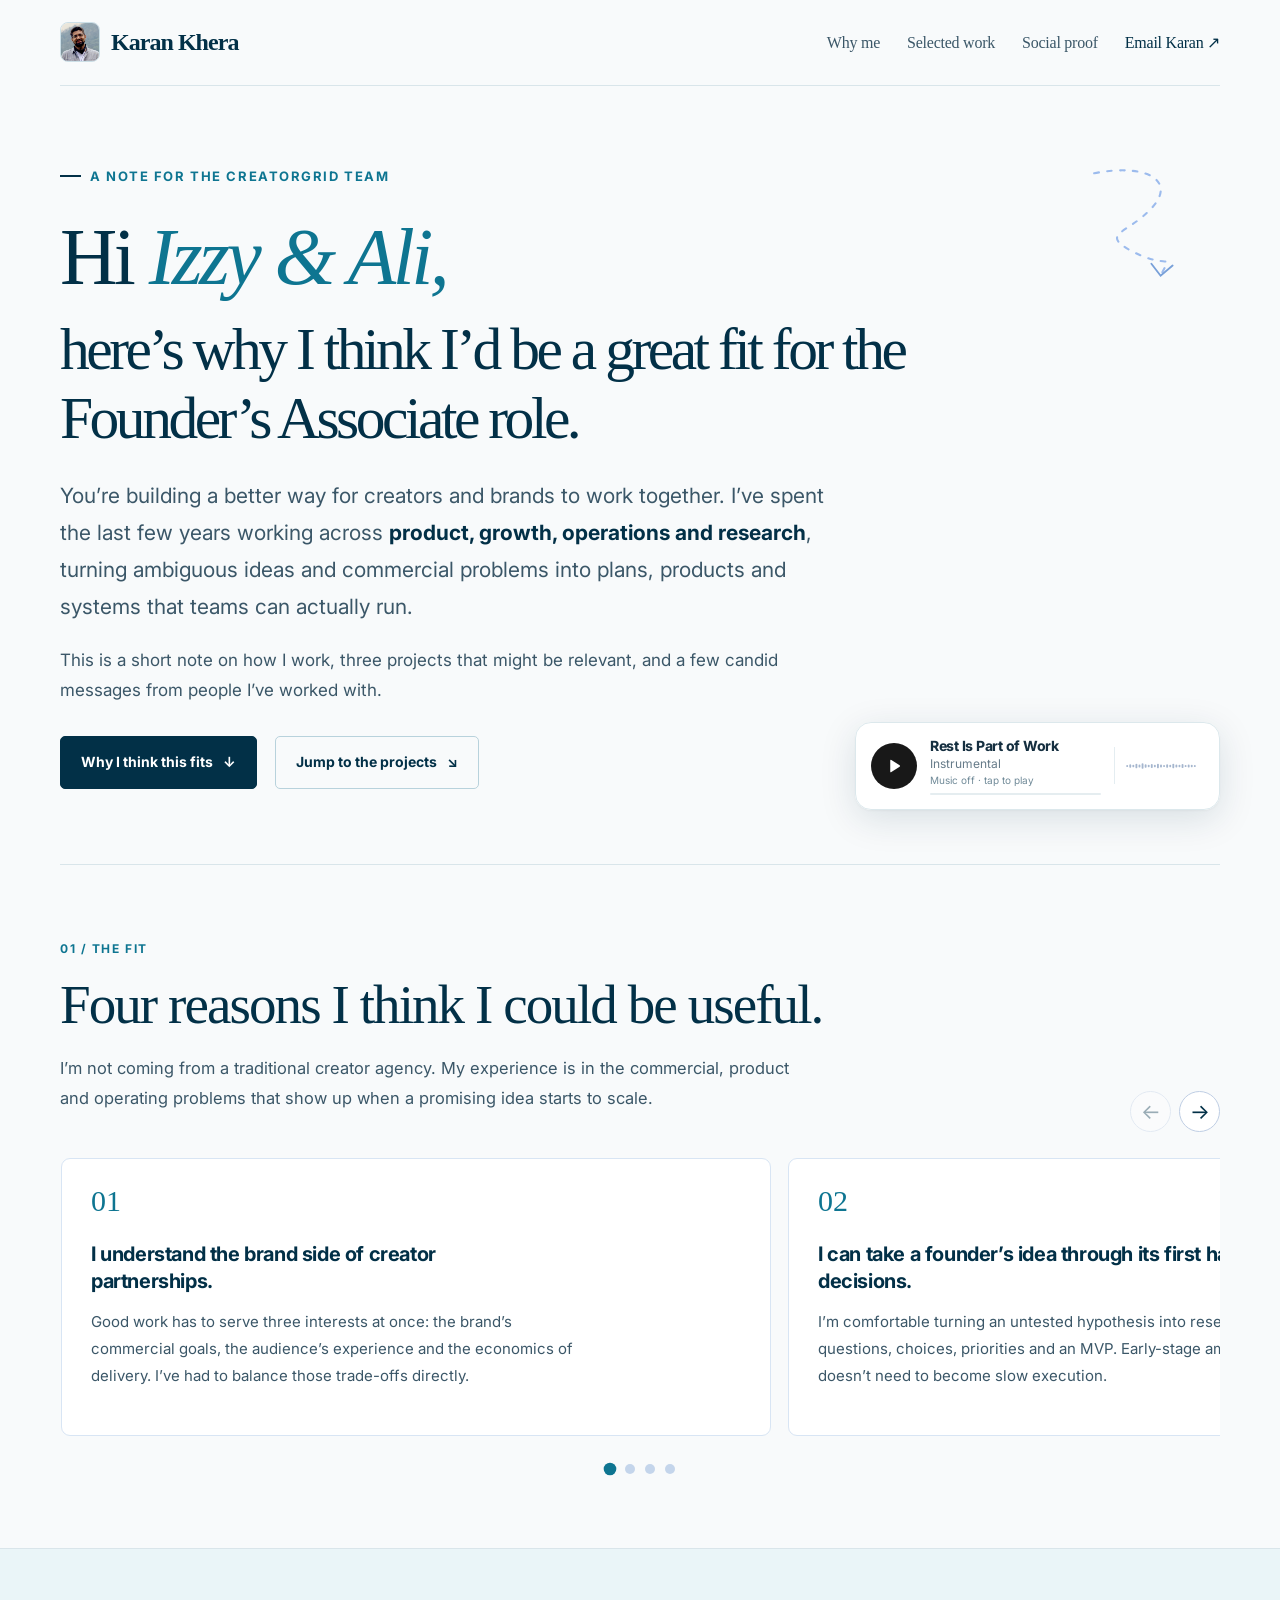
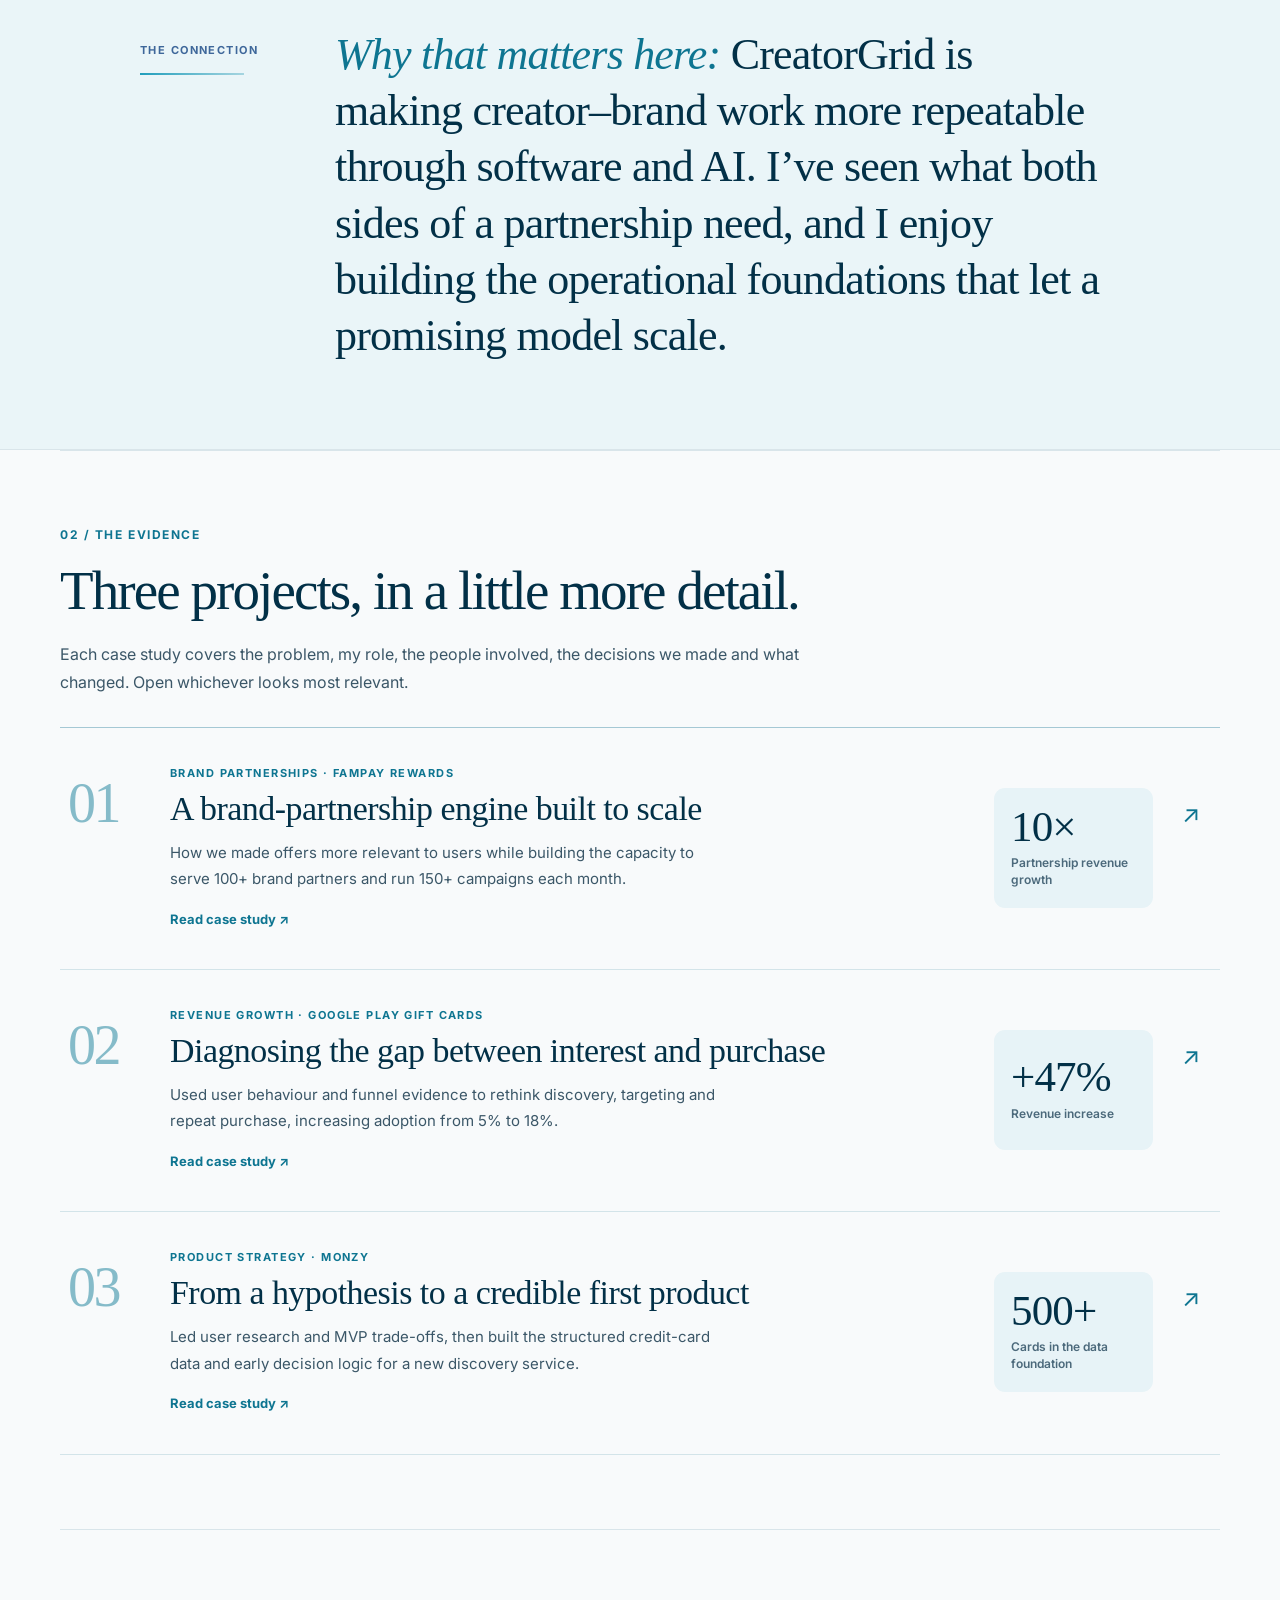
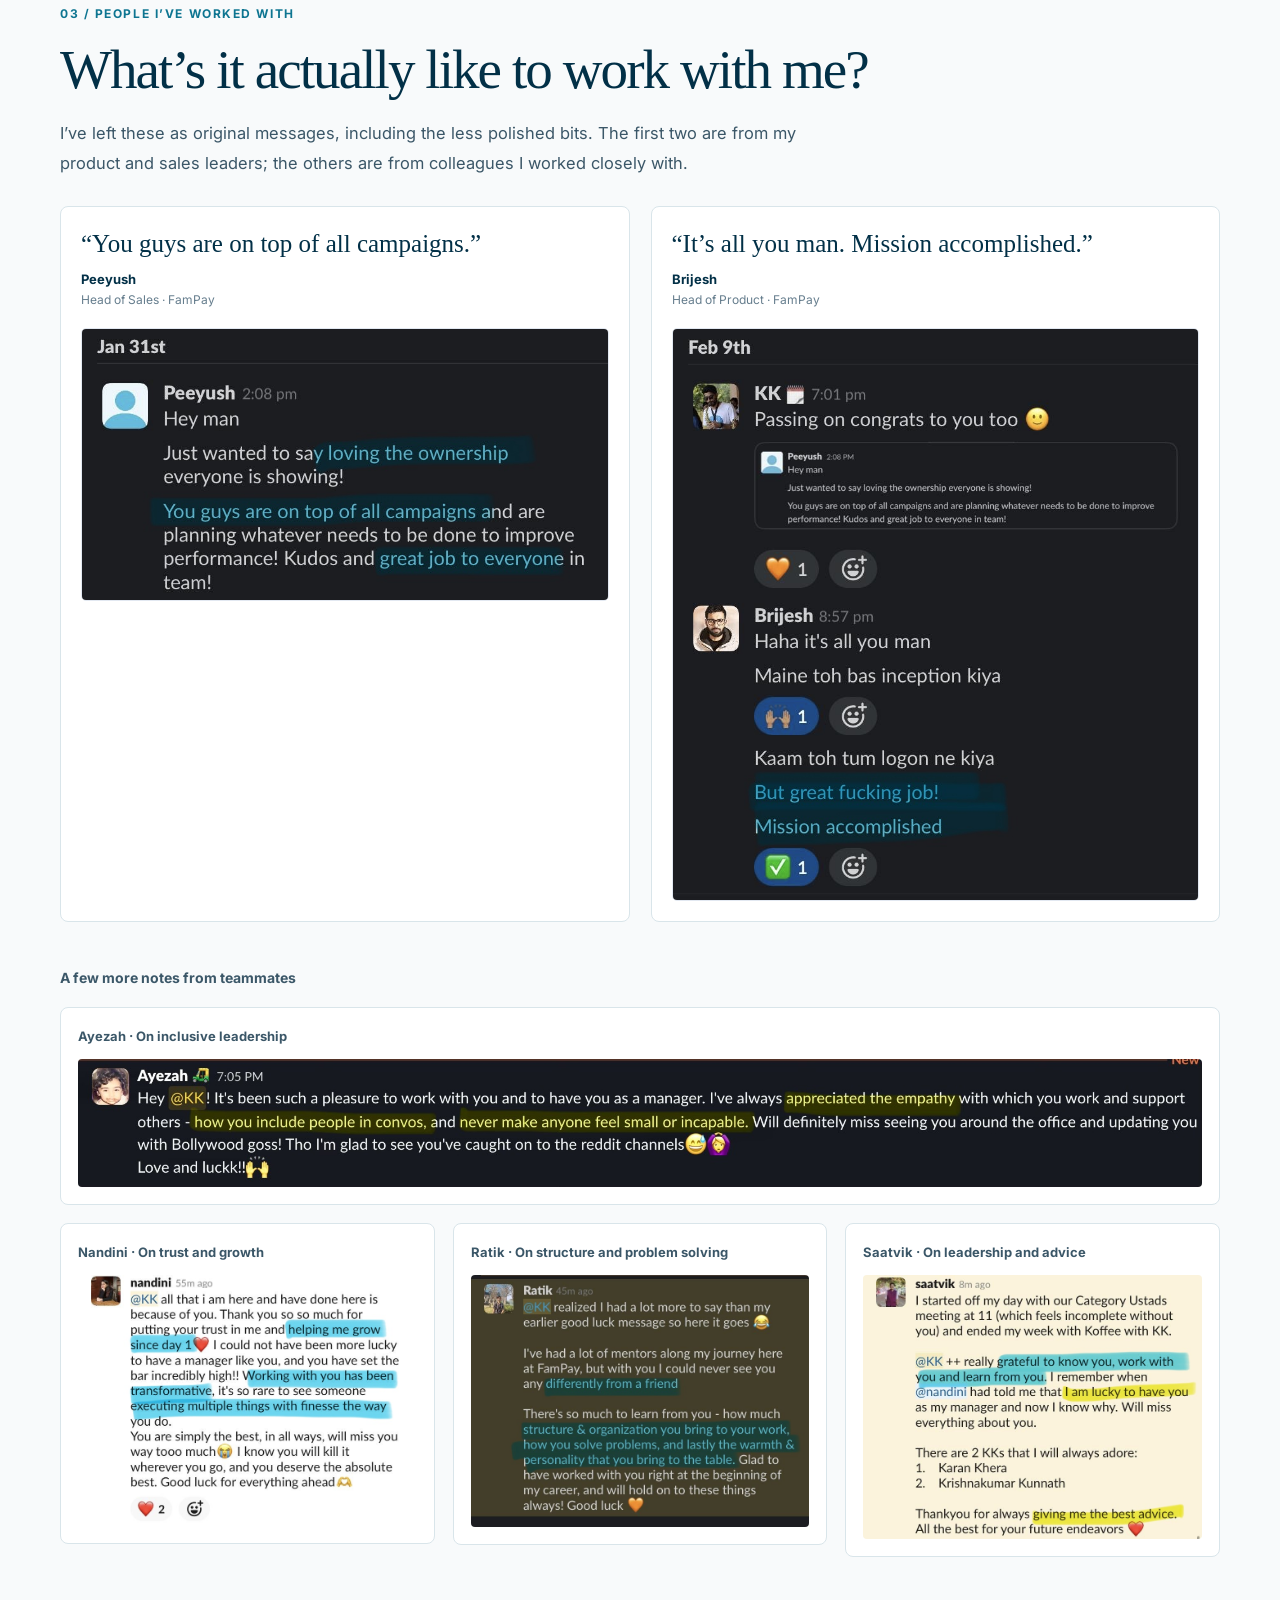
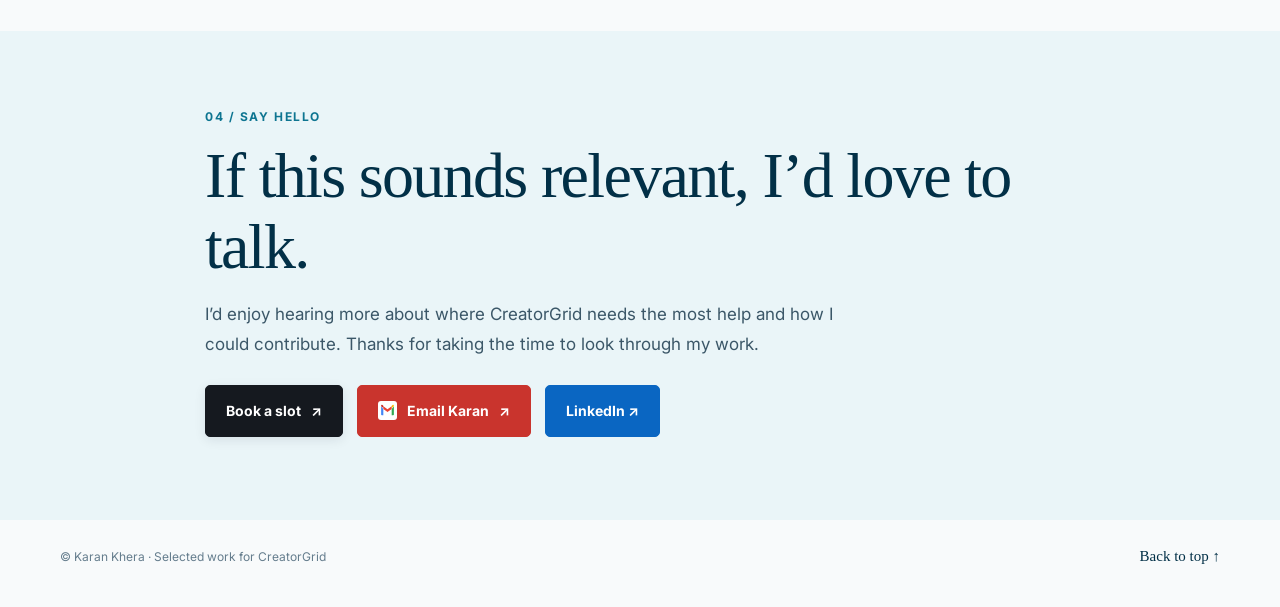
<file: index.html>
<!DOCTYPE html>
<html lang="en">
<head>
<link rel="icon" type="image/jpeg" href="/hire-me-creatorgrid/assets/karan-headshot.jpg?v=original-20261115">
<meta charset="utf-8">
<meta name="viewport" content="width=device-width, initial-scale=1">
<meta name="theme-color" content="#f8fafb">
<meta name="description" content="Karan Khera's note to Izzy and Ali about the CreatorGrid Founder's Associate role: four reasons, three case studies and notes from colleagues.">
<meta property="og:title" content="For Izzy & Ali | Karan Khera × CreatorGrid">
<meta property="og:description" content="Why I think I could be useful to the CreatorGrid team. Three projects and the people behind the work.">
<meta property="og:type" content="website">
<title>For Izzy & Ali | Karan Khera — CreatorGrid</title>
<link rel="preconnect" href="https://fonts.googleapis.com">
<link rel="preconnect" href="https://fonts.gstatic.com" crossorigin>
<link href="https://fonts.googleapis.com/css2?family=Inter:wght@400..800&amp;display=swap" rel="stylesheet">
<style>
:root{--blue:#2459a8;--navy:#142f58;--ink:#1a2d48;--text:#334b68;--muted:#637894;--line:#dbe5f1;--wash:#f7faff;--lighter:#edf4ff;--white:#fff;--serif:'Instrument Serif',Georgia,'Times New Roman',serif;--sans:'DM Sans',Inter,system-ui,-apple-system,'Segoe UI',sans-serif}
*{box-sizing:border-box}html{scroll-behavior:smooth}body{margin:0;color:var(--ink);background:var(--wash);font:500 17px/1.68 var(--sans);-webkit-font-smoothing:antialiased}a{color:var(--blue);text-underline-offset:4px}a:hover{text-decoration-thickness:2px}button{font:inherit;cursor:pointer}a:focus-visible,button:focus-visible{outline:3px solid #3177de;outline-offset:4px;border-radius:3px}::selection{background:#c8deff}
.wide{width:min(1160px,calc(100% - 84px));margin:auto}.site-header{height:81px;display:flex;justify-content:space-between;align-items:center;gap:24px;border-bottom:1px solid var(--line)}.brand{font-weight:700;letter-spacing:-.025em;color:var(--navy);text-decoration:none;font-size:21px;display:inline-flex;align-items:center;gap:11px}.brand-photo{width:40px;height:40px;flex:0 0 40px;display:inline-flex;align-items:center;justify-content:center;background:linear-gradient(135deg,#c7daf6,#e3edfd);border:1px solid #bad0eb;border-radius:7px;overflow:hidden;font-size:11px;letter-spacing:.06em;color:var(--navy)}.brand-photo img{width:100%;height:100%;object-fit:cover;display:block}.nav{display:flex;align-items:center;gap:27px}.nav a{font-size:14px;font-weight:600;text-decoration:none;color:var(--text)}.nav a:hover{color:var(--blue)}.nav .nav-contact{color:var(--blue)}
.hero{padding:87px 0 82px;position:relative}.hello{display:flex;align-items:center;gap:9px;font-size:12px;text-transform:uppercase;letter-spacing:.12em;font-weight:700;color:var(--blue)}.hello:before{content:'';width:21px;height:2px;background:var(--blue)}h1,h2,h3,p{margin-top:0}h1{font:400 clamp(55px,7.2vw,99px)/.99 var(--serif);letter-spacing:-.027em;color:var(--navy);margin:27px 0 24px;max-width:1030px}h1 .name{color:var(--blue);font-style:italic}h1 .lower{font-size:.78em;line-height:1.12;color:#203b68;display:block;margin-top:13px}.intro{font-size:clamp(18px,2vw,21px);line-height:1.75;color:var(--text);max-width:790px;margin:25px 0 20px}.intro strong{color:var(--navy);font-weight:700}.hero-anchors{display:flex;align-items:center;gap:18px;flex-wrap:wrap;margin-top:31px}.btn{display:inline-flex;align-items:center;justify-content:center;gap:10px;border:1px solid var(--blue);border-radius:5px;background:var(--blue);color:white;text-decoration:none;font-size:14px;font-weight:700;padding:13px 20px;min-height:47px;transition:background .16s,transform .16s}.btn:hover{background:#194d9f;transform:translateY(-1px)}.ghost{border-color:#b4cae8;background:transparent;color:var(--blue)}.ghost:hover{background:#eaf2ff}.minor{font-size:12px;color:var(--muted)}.scribble{position:absolute;right:30px;top:78px;width:116px;height:120px;opacity:.76;pointer-events:none}
.eyebrow{font-size:11px;text-transform:uppercase;letter-spacing:.13em;color:var(--blue);font-weight:700;margin-bottom:14px}.section{padding:74px 0;border-top:1px solid var(--line)}.section-title{font:400 clamp(39px,4.4vw,57px)/1.1 var(--serif);letter-spacing:-.02em;color:var(--navy);margin:0 0 17px}.section-dek{max-width:740px;color:var(--text);font-size:16px;line-height:1.8;margin-bottom:27px}
.reason-controls{display:flex;gap:8px;justify-content:flex-end;align-items:center;margin:-50px 0 23px}.slider-arrow{border:1px solid #bfcee4;background:white;color:var(--navy);border-radius:50%;width:41px;height:41px;display:flex;align-items:center;justify-content:center;font-size:21px;line-height:1}.slider-arrow:hover:not(:disabled){background:#eaf2ff;border-color:#91add6}.slider-arrow:disabled{opacity:.38;cursor:default}.reasons-track{display:grid;grid-auto-flow:column;grid-auto-columns:min(64%,710px);gap:17px;overflow-x:auto;scroll-snap-type:x mandatory;scroll-padding-inline:1px;overscroll-behavior-x:contain;scrollbar-width:none;padding:3px 2px 16px}.reasons-track::-webkit-scrollbar{display:none}.reason-card{border:1px solid #d8e5f4;background:#fff;border-radius:9px;padding:27px 29px 34px;min-height:278px;scroll-snap-align:start;display:flex;flex-direction:column}.reason-card .reason-num{font:400 30px/1 var(--serif);color:var(--blue);margin-bottom:25px}.reason-card h3{font-size:19px;color:var(--navy);letter-spacing:-.02em;line-height:1.38;margin:0 0 12px;max-width:440px}.reason-card p{font-size:14px;line-height:1.8;color:var(--text);margin:0;max-width:500px}.dots{display:flex;justify-content:center;align-items:center;gap:10px;margin-top:12px}.dot-btn{width:10px;height:10px;border-radius:50%;border:0;background:#c4d5eb;padding:0;transition:background .15s,transform .15s}.dot-btn[aria-current="true"]{background:var(--blue);transform:scale(1.26)}
.interlude{padding:78px 0 84px;border-top:1px solid var(--line);border-bottom:1px solid var(--line);background:#eaf2ff;overflow:hidden}.interlude-inner{max-width:1000px;margin:auto;display:grid;grid-template-columns:170px 1fr;gap:25px;align-items:start}.interlude-label{font-size:11px;letter-spacing:.13em;text-transform:uppercase;color:#3e679a;font-weight:700;padding-top:14px}.interlude-line{height:2px;background:linear-gradient(90deg,var(--blue) 0%,#a8c4e7 76%,transparent 76%);width:130px;margin-top:13px;transform-origin:left}.interlude h2{font:400 clamp(29px,4vw,44px)/1.28 var(--serif);letter-spacing:-.018em;margin:0;color:var(--navy);max-width:770px}.interlude h2 em{color:#2e66ad;font-style:italic}.reveal-ready .interlude-inner{opacity:0;transform:translateY(25px);transition:transform .75s cubic-bezier(.2,.7,.2,1),opacity .75s}.reveal-ready .interlude.is-visible .interlude-inner{opacity:1;transform:translateY(0)}.reveal-ready .interlude-line{transform:scaleX(.06);transition:transform 1s .22s cubic-bezier(.2,.7,.2,1)}.reveal-ready .interlude.is-visible .interlude-line{transform:scaleX(1)}
.work-intro{max-width:800px;margin-bottom:25px}.work-intro p{margin:0;font-size:15px;color:var(--text);line-height:1.75}.case-stack{display:flex;flex-direction:column;gap:18px}.case{display:grid;grid-template-columns:47% 1fr;min-height:255px;background:var(--white);border:1px solid #dce6f2;border-radius:9px;overflow:hidden;text-decoration:none;color:inherit;transition:box-shadow .18s,border-color .18s,transform .18s}.case:hover{border-color:#9ebee6;box-shadow:0 16px 30px rgba(31,74,127,.08);transform:translateY(-2px)}.case-art{position:relative;background:#eef4fe;min-height:245px;display:flex;align-items:center;justify-content:center;overflow:hidden;border-right:1px solid var(--line)}.case-art img{width:100%;height:100%;object-fit:cover;object-position:top center;position:absolute;inset:0}.case-art:after{content:'';position:absolute;inset:0;box-shadow:inset 0 0 0 1px rgba(30,81,150,.04);pointer-events:none}.case-copy{padding:31px 35px;display:flex;flex-direction:column;justify-content:center}.case-tag{font-size:10px;text-transform:uppercase;letter-spacing:.14em;color:var(--blue);font-weight:700;margin-bottom:10px}.case-title{font:400 34px/1.13 var(--serif);color:var(--navy);letter-spacing:-.016em;margin:0 0 13px}.case-desc{font-size:14px;color:var(--text);line-height:1.76;margin:0 0 15px}.case-fact{font-size:13px;font-weight:700;color:#2e537f;margin:0 0 16px}.case-link{font-size:13px;font-weight:700;color:var(--blue);margin-top:auto}.case-featured{min-height:300px}.case-featured .case-art{min-height:300px}.case-featured .case-title{font-size:40px}
.notes-hero{display:grid;grid-template-columns:1fr 1fr;gap:21px}.testimonial{margin:0;background:#fff;border:1px solid var(--line);padding:20px;border-radius:8px;min-width:0}.testimonial blockquote{font:400 25px/1.33 var(--serif);color:var(--navy);margin:0 0 8px}.testimonial .name{font-size:13px;font-weight:700;color:var(--navy)}.testimonial .role{font-size:12px;color:var(--muted);margin-bottom:17px}.testimonial img{display:block;width:100%;height:auto;border:1px solid #e2e8f1;border-radius:5px;background:#fff}.notes-more-title{margin:44px 0 17px;font-size:13px;color:var(--text);font-weight:700}.notes-more{display:grid;grid-template-columns:repeat(3,minmax(0,1fr));gap:18px;align-items:start}.small-note{margin:0;border:1px solid var(--line);background:#fff;padding:17px;border-radius:8px;min-width:0}.small-note.wide-note{grid-column:1/-1}.small-note figcaption{font-size:12px;font-weight:700;color:var(--text);margin:0 0 11px}.small-note img{display:block;width:100%;height:auto;max-width:100%;border-radius:4px}.notes-more .small-note:nth-last-child(1){align-self:start}
.contact{background:#e9f2ff;padding:76px 0 83px}.contact-inner{max-width:870px}.contact-title{font:400 clamp(45px,5vw,65px)/1.1 var(--serif);letter-spacing:-.026em;margin:0 0 18px;color:var(--navy)}.contact-copy{max-width:630px;font-size:17px;color:var(--text);line-height:1.75;margin-bottom:25px}.contact-links{display:flex;gap:14px;flex-wrap:wrap;align-items:center}.contact-small{font-size:12px;color:var(--muted);margin-top:15px}.btn[aria-disabled="true"]{opacity:.53;cursor:not-allowed;pointer-events:none;background:transparent;color:var(--blue);border-style:dashed}.footer{padding:24px 0 37px;display:flex;align-items:center;justify-content:space-between;font-size:12px;color:var(--muted);gap:18px}.footer a{text-decoration:none;color:var(--blue)}
@media(max-width:960px){.wide{width:min(100% - 50px,1160px)}.case{grid-template-columns:43% 1fr}.case-copy{padding:24px}.case-title{font-size:30px}.case-featured .case-title{font-size:34px}.interlude-inner{grid-template-columns:130px 1fr}.reason-card{min-height:310px}}
@media(max-width:740px){.notes-more{grid-template-columns:1fr}.small-note.wide-note{grid-column:auto}}
@media(max-width:640px){.wide{width:calc(100% - 34px)}.site-header{height:66px}.brand{font-size:15px;gap:8px}.brand-photo{width:34px;height:34px;flex-basis:34px}.nav{gap:14px}.nav a{font-size:11px}.nav a:nth-child(2){display:none}.hero{padding:53px 0 62px}h1{font-size:clamp(52px,11vw,74px);letter-spacing:-.025em}h1 .lower{font-size:.72em}.intro{font-size:17px}.section{padding:55px 0}.section-title{font-size:43px}.reason-controls{margin:-12px 0 15px}.reasons-track{grid-auto-columns:84%;gap:13px}.reason-card{padding:22px 20px 27px;min-height:330px}.reason-card h3{font-size:17px}.reason-card p{font-size:13px}.interlude{padding:58px 0}.interlude-inner{display:block}.interlude-label{padding-top:0;margin-bottom:21px}.interlude-line{margin-top:9px}.interlude h2{font-size:33px}.case{display:flex;flex-direction:column}.case-art,.case-featured .case-art{min-height:195px;height:195px;border-right:0;border-bottom:1px solid var(--line)}.case-copy{padding:24px}.case-title,.case-featured .case-title{font-size:32px}.notes-hero,.notes-more{grid-template-columns:1fr}.small-note.wide-note{grid-column:auto}.testimonial blockquote{font-size:23px}.notes-more-title{margin-top:32px}.contact{padding:60px 0 70px}.footer{flex-direction:column;align-items:flex-start;gap:5px}.minor{display:none}.scribble{display:none}}
@media(max-width:360px){.wide{width:calc(100% - 28px)}.nav{gap:8px}.brand{font-size:13px}.section-title{font-size:39px}.hero h1{font-size:47px}.reasons-track{grid-auto-columns:88%}.reason-card{min-height:365px}}
@media(prefers-reduced-motion:reduce){html{scroll-behavior:auto}.case,.btn,.reveal-ready .interlude-inner,.reveal-ready .interlude-line{transition:none!important}.reveal-ready .interlude-inner{opacity:1;transform:none}.reveal-ready .interlude-line{transform:none}}

/* Selected Work — Option D: restrained, typography-led index */
.project-index{border-top:1px solid #9fbbdd;margin-top:31px}
.project-row{display:grid;grid-template-columns:73px minmax(0,1fr) 159px 24px;align-items:center;gap:29px;padding:37px 14px 39px 8px;border-bottom:1px solid #cedbec;text-decoration:none;color:var(--ink);transition:background .22s ease,padding .22s ease}
.project-row:hover{background:rgba(222,234,253,.42);padding-left:17px}
.project-row:focus-visible{outline-offset:-3px}
.project-no{align-self:start;font:400 56px/.95 var(--serif);color:#95b1d5;letter-spacing:-.045em;font-variant-numeric:tabular-nums;padding-top:12px}
.project-main{display:flex;flex-direction:column;align-items:flex-start;min-width:0}
.project-category{font-size:10px;line-height:1.45;text-transform:uppercase;letter-spacing:.13em;font-weight:700;color:#3264a6;margin:1px 0 8px}
.project-title{font:400 clamp(25px,2.75vw,36px)/1.14 var(--serif);color:var(--navy);letter-spacing:-.015em;margin-bottom:11px}
.project-description{font-size:14px;line-height:1.77;color:var(--text);max-width:545px}
.project-visit{font-size:12px;font-weight:700;color:var(--blue);margin-top:15px}
.project-metric{display:flex;flex-direction:column;align-items:flex-start;justify-content:center;gap:6px;background:#e8f1fe;border-radius:11px;padding:17px 17px 19px;min-height:120px}
.project-metric strong{font:400 43px/1.03 var(--serif);letter-spacing:-.02em;color:#153b70}
.project-metric span{font-size:11px;line-height:1.4;color:#365b88;font-weight:600}
.project-arrow{font-size:24px;color:#214d8a;align-self:start;padding-top:28px;transition:transform .18s ease}
.project-row:hover .project-arrow{transform:translate(3px,-3px)}
@media(max-width:960px){.project-row{grid-template-columns:58px minmax(0,1fr) 136px 18px;gap:17px;padding:29px 6px}.project-no{font-size:49px}.project-metric{padding:14px;min-height:105px}.project-metric strong{font-size:38px}.project-title{font-size:30px}}
@media(max-width:640px){.project-index{margin-top:16px}.project-row{grid-template-columns:38px minmax(0,1fr) 20px;column-gap:14px;row-gap:15px;padding:27px 2px 29px}.project-row:hover{padding-left:7px}.project-no{grid-row:1/3;grid-column:1;font-size:35px;padding-top:6px}.project-main{grid-column:2;grid-row:1}.project-category{font-size:9px}.project-title{font-size:28px}.project-description{font-size:13px}.project-visit{margin-top:12px}.project-metric{grid-column:2;grid-row:2;min-height:0;padding:12px 16px;flex-direction:row;align-items:center;justify-content:flex-start;gap:14px;max-width:310px}.project-metric strong{font-size:34px}.project-metric span{font-size:11px;max-width:140px}.project-arrow{grid-column:3;grid-row:1;font-size:19px;padding-top:4px}}
@media(max-width:360px){.project-row{grid-template-columns:34px minmax(0,1fr) 16px;gap:11px}.project-title{font-size:25px}.project-no{font-size:32px}.project-metric{padding:10px 12px}.project-metric strong{font-size:30px}}
@media(prefers-reduced-motion:reduce){.project-row,.project-arrow{transition:none}}

/* V5: restrained contrasting CTAs */
.btn-book{background:#15191f;border-color:#15191f;color:#fff;box-shadow:0 3px 12px rgba(15,23,42,.09)}
.btn-book:hover{background:#343c49;border-color:#343c49}
.btn-email{background:#c9342d;border-color:#c9342d;color:#fff}
.btn-email:hover{background:#a9241e;border-color:#a9241e}
.gmail-mark{width:19px;height:19px;flex-shrink:0;background:white;padding:2px;border-radius:3px}
/* V7: precise, quiet music control with Web Audio waveform and clear credit. */
.music-dock{position:fixed;bottom:90px;right:max(22px,calc((100vw - 1160px)/2));z-index:90;font-family:var(--sans);width:min(365px,calc(100vw - 24px))}
.music-shell{display:grid;grid-template-columns:46px minmax(0,1fr) 90px;gap:13px;align-items:center;min-height:84px;padding:14px 15px;background:rgba(255,255,255,.985);border:1px solid #dbe3eb;border-radius:16px;box-shadow:0 9px 36px rgba(22,45,76,.12),0 1px 3px rgba(22,45,76,.045);backdrop-filter:blur(12px)}
.music-play{display:grid;place-items:center;width:46px;height:46px;border:0;border-radius:50%;background:#181818;color:white;cursor:pointer;flex-shrink:0;transition:transform .16s ease,background .16s ease}
.music-play:hover{background:#333;transform:scale(1.035)}.music-play:focus-visible{outline:3px solid #8aaadb;outline-offset:3px}.music-play[aria-busy=true]{opacity:.65;cursor:progress}
.music-play svg{width:18px;height:18px;fill:currentColor;display:block}
/* More specific than .music-play svg: exactly one icon is visible. */
.music-dock .music-play .music-icon-pause{display:none}
.music-dock .music-play .music-icon-play{display:block}
.music-dock[data-playing="true"] .music-play .music-icon-play{display:none}
.music-dock[data-playing="true"] .music-play .music-icon-pause{display:block}
.music-copy{min-width:0;display:flex;flex-direction:column;gap:3px}.music-track{color:#151b24;font-size:13px;line-height:1.22;font-weight:750;letter-spacing:-.018em;white-space:nowrap;overflow:hidden;text-overflow:ellipsis}.music-artist{font-size:11px;color:#66768b;line-height:1.2;white-space:nowrap;overflow:hidden;text-overflow:ellipsis}
.music-meta{font-size:9px;line-height:1.3;color:#70819a;min-height:13px;white-space:nowrap;overflow:hidden;text-overflow:ellipsis}
.music-meter{display:flex;align-items:center;justify-content:center;gap:1px;min-width:0;height:37px;padding-left:2px;border-left:1px solid #e9edf2}
.music-meter canvas{width:80px;height:32px;display:block}
.music-progress{height:2px;width:100%;background:#e8edf2;border-radius:5px;overflow:hidden;margin-top:3px}.music-progress span{display:block;height:100%;width:0%;background:#6480a6;transition:width .25s linear}
@media(max-width:640px){.music-dock{right:12px;bottom:85px;width:min(340px,calc(100vw - 24px))}.music-shell{grid-template-columns:42px minmax(0,1fr) 76px;min-height:74px;gap:10px;padding:11px 12px;border-radius:14px}.music-play{width:42px;height:42px}.music-meter canvas{width:70px}.contact{padding-bottom:118px}}
@media(prefers-reduced-motion:reduce){.music-play{transition:none}.music-progress span{transition:none}}
.sr-only{position:absolute!important;width:1px!important;height:1px!important;overflow:hidden!important;clip:rect(0,0,0,0)!important;white-space:nowrap!important;clip-path:inset(50%)!important}

/* Typography refinement: slightly larger, clearer and more substantial without changing the editorial layout. */
.hello{font-size:13px}
.intro{font-size:clamp(19px,2.05vw,22px)}
.btn{font-size:15px}
.eyebrow{font-size:12px}
.section-dek{font-size:17px}
.reason-card h3{font-size:20px}
.reason-card p{font-size:15px}
.work-intro p{font-size:16px}
.project-category{font-size:11px}
.project-description{font-size:15px}
.project-visit{font-size:13px}
.project-metric span{font-size:12px}
.notes-more-title{font-size:14px}
.small-note figcaption{font-size:13px}
.contact-copy{font-size:18px}
.music-track{font-size:14px}
.music-artist{font-size:12px}
@media(max-width:640px){.brand{font-size:16px}.nav{gap:12px}.nav a{font-size:12px}.nav a:nth-child(1){display:none}.intro{font-size:18px}.reason-card h3{font-size:18px}.reason-card p{font-size:14px}.project-category{font-size:10px}.project-description{font-size:14px}}
@media(max-width:360px){.brand{font-size:14px}.nav a:nth-child(3){display:none}}
/* Explicit LinkedIn button styling, also effective if a prior shared CSS file is cached. */
.contact-links a.btn-linkedin{background:#0A66C2;border-color:#0A66C2;color:#fff}
.contact-links a.btn-linkedin:hover{background:#004182;border-color:#004182;color:#fff}
</style>
<link rel="stylesheet" href="site-design.css?v=20261115-linkedin-favicon">
<script>if(window.parent!==window)document.documentElement.classList.add("embedded-page");</script>
</head>
<body class="portfolio-home">
<div class="wide"><header class="site-header">
<a class="brand" href="#top" aria-label="Back to the top of Karan's page"><span class="brand-photo" aria-hidden="true" title="Karan Khera"><img src="assets/karan-headshot.jpg" alt="" width="40" height="40"></span><span>Karan Khera</span></a>
<nav class="nav" aria-label="On this page"><a href="#why">Why me</a><a href="#work">Selected work</a><a href="#notes">Social proof</a><a class="nav-contact" href="https://mail.google.com/mail/?view=cm&amp;fs=1&amp;to=karanskhera%40gmail.com&amp;su=CreatorGrid%20Founders%20Associate%20%E2%80%93%20hello" target="_blank" rel="noopener noreferrer">Email Karan ↗</a></nav>
</header>
<main id="top">
<section class="hero" aria-labelledby="hero-heading">
<div class="hello">A note for the CreatorGrid team</div>
<h1 id="hero-heading">Hi <span class="name">Izzy &amp; Ali,</span><span class="lower">here’s why I think I’d be a great fit for the Founder’s Associate role.</span></h1>
<p class="intro">You’re building a better way for creators and brands to work together. I’ve spent the last few years working across <strong>product, growth, operations and research</strong>, turning ambiguous ideas and commercial problems into plans, products and systems that teams can actually run.</p>
<p class="intro" style="margin-top:0;font-size:17px;max-width:745px">This is a short note on how I work, three projects that might be relevant, and a few candid messages from people I’ve worked with.</p>
<div class="hero-anchors"><a href="#why" class="btn">Why I think this fits <span aria-hidden="true">↓</span></a><a href="#work" class="btn ghost">Jump to the projects <span aria-hidden="true">↘</span></a></div>
<svg class="scribble" viewBox="0 0 120 130" aria-hidden="true"><path d="M19 10 C76 -1,108 18,82 47 S23 75,61 95 S104 95,92 119" stroke="#80a8e9" stroke-width="2.3" fill="none" stroke-linecap="round" stroke-dasharray="5 9"/><path d="M81 108 L91 121 L104 110" fill="none" stroke="#5084ce" stroke-width="2" stroke-linecap="round"/></svg>
</section>
<section class="section" id="why" aria-labelledby="why-heading">
<div class="eyebrow">01 / The fit</div><h2 class="section-title" id="why-heading">Four reasons I think I could be useful.</h2>
<p class="section-dek">I’m not coming from a traditional creator agency. My experience is in the commercial, product and operating problems that show up when a promising idea starts to scale.</p>
<div class="reason-controls" aria-label="Browse reasons"><button class="slider-arrow" type="button" id="reasons-prev" aria-label="Previous reason">←</button><button class="slider-arrow" type="button" id="reasons-next" aria-label="Next reason">→</button></div>
<div class="reasons-track" id="reasons-track" tabindex="0" aria-label="Four reasons; scroll sideways to explore">
<article class="reason-card" id="reason-1"><span class="reason-num">01</span><h3>I understand the brand side of creator partnerships.</h3><p>Good work has to serve three interests at once: the brand’s commercial goals, the audience’s experience and the economics of delivery. I’ve had to balance those trade-offs directly.</p></article>
<article class="reason-card" id="reason-2"><span class="reason-num">02</span><h3>I can take a founder’s idea through its first hard decisions.</h3><p>I’m comfortable turning an untested hypothesis into research questions, choices, priorities and an MVP. Early-stage ambiguity doesn’t need to become slow execution.</p></article>
<article class="reason-card" id="reason-3"><span class="reason-num">03</span><h3>I connect growth to the systems that make it repeatable.</h3><p>A successful campaign is useful. A way to run hundreds reliably is more valuable. I’ve worked on both the commercial side and the operating machinery behind it.</p></article>
<article class="reason-card" id="reason-4"><span class="reason-num">04</span><h3>I take ownership without waiting for a perfect job description.</h3><p>I’ve worked across leadership, product, research, partnerships and operations. I’m comfortable asking difficult questions, coordinating the people involved and doing the detailed work myself.</p></article>
</div>
<div class="dots" id="reason-dots" aria-label="Choose a reason"><button class="dot-btn" type="button" data-reason="0" aria-label="Go to reason 1" aria-current="true"></button><button class="dot-btn" type="button" data-reason="1" aria-label="Go to reason 2" aria-current="false"></button><button class="dot-btn" type="button" data-reason="2" aria-label="Go to reason 3" aria-current="false"></button><button class="dot-btn" type="button" data-reason="3" aria-label="Go to reason 4" aria-current="false"></button></div>
</section>
</main></div>
<section class="interlude" id="bridge" aria-label="Why this experience matters to CreatorGrid"><div class="wide interlude-inner"><div class="interlude-label">The connection<div class="interlude-line"></div></div><h2><em>Why that matters here:</em> CreatorGrid is making creator–brand work more repeatable through software and AI. I’ve seen what both sides of a partnership need, and I enjoy building the operational foundations that let a promising model scale.</h2></div></section>
<div class="wide"><main>
<section class="section" id="work" aria-labelledby="work-heading">
<div class="eyebrow">02 / The evidence</div><h2 class="section-title" id="work-heading">Three projects, in a little more detail.</h2>
<div class="work-intro"><p>Each case study covers the problem, my role, the people involved, the decisions we made and what changed. Open whichever looks most relevant.</p></div>
<div class="project-index" aria-label="Selected case studies">
<a class="project-row" href="brand-partnership/" aria-label="Read the FamPay brand partnerships case study">
  <span class="project-no" aria-hidden="true">01</span>
  <span class="project-main">
    <span class="project-category">Brand Partnerships · FamPay Rewards</span>
    <span class="project-title">A brand-partnership engine built to scale</span>
    <span class="project-description">How we made offers more relevant to users while building the capacity to serve 100+ brand partners and run 150+ campaigns each month.</span>
    <span class="project-visit">Read case study <span aria-hidden="true">↗</span></span>
  </span>
  <span class="project-metric"><strong>10×</strong><span>Partnership revenue growth</span></span>
  <span class="project-arrow" aria-hidden="true">↗</span>
</a>
<a class="project-row" href="revenue-growth/" aria-label="Read the Google Play Gift Cards revenue growth case study">
  <span class="project-no" aria-hidden="true">02</span>
  <span class="project-main">
    <span class="project-category">Revenue Growth · Google Play Gift Cards</span>
    <span class="project-title">Diagnosing the gap between interest and purchase</span>
    <span class="project-description">Used user behaviour and funnel evidence to rethink discovery, targeting and repeat purchase, increasing adoption from 5% to 18%.</span>
    <span class="project-visit">Read case study <span aria-hidden="true">↗</span></span>
  </span>
  <span class="project-metric"><strong>+47%</strong><span>Revenue increase</span></span>
  <span class="project-arrow" aria-hidden="true">↗</span>
</a>
<a class="project-row" href="product-strategy/" aria-label="Read the Monzy product strategy case study">
  <span class="project-no" aria-hidden="true">03</span>
  <span class="project-main">
    <span class="project-category">Product Strategy · Monzy</span>
    <span class="project-title">From a hypothesis to a credible first product</span>
    <span class="project-description">Led user research and MVP trade-offs, then built the structured credit-card data and early decision logic for a new discovery service.</span>
    <span class="project-visit">Read case study <span aria-hidden="true">↗</span></span>
  </span>
  <span class="project-metric"><strong>500+</strong><span>Cards in the data foundation</span></span>
  <span class="project-arrow" aria-hidden="true">↗</span>
</a>
</div>
</section>
<section class="section" id="notes" aria-labelledby="notes-heading">
<div class="eyebrow">03 / People I’ve worked with</div><h2 class="section-title" id="notes-heading">What’s it actually like to work with me?</h2>
<p class="section-dek">I’ve left these as original messages, including the less polished bits. The first two are from my product and sales leaders; the others are from colleagues I worked closely with.</p>
<div class="notes-hero">
<figure class="testimonial"><blockquote>“You guys are on top of all campaigns.”</blockquote><div class="name">Peeyush</div><div class="role">Head of Sales · FamPay</div><img src="assets/peeyush-message.jpg" loading="lazy" alt="Peeyush's original message praising campaign ownership and proactive planning"></figure>
<figure class="testimonial"><blockquote>“It’s all you man. Mission accomplished.”</blockquote><div class="name">Brijesh</div><div class="role">Head of Product · FamPay</div><img src="assets/brijesh-message.jpg" loading="lazy" alt="Brijesh's original message crediting Karan and the team for the campaign outcome"></figure>
</div>
<h3 class="notes-more-title">A few more notes from teammates</h3>
<div class="notes-more">
<figure class="small-note wide-note"><figcaption>Ayezah · On inclusive leadership</figcaption><img src="assets/ayezah-message.jpg" loading="lazy" alt="Original note from Ayezah about empathy and including team members"></figure>
<figure class="small-note"><figcaption>Nandini · On trust and growth</figcaption><img src="assets/nandini-message.jpg" loading="lazy" alt="Original note from Nandini about mentorship and helping colleagues develop"></figure>
<figure class="small-note"><figcaption>Ratik · On structure and problem solving</figcaption><img src="assets/ratik-message.jpg" loading="lazy" alt="Original note from Ratik about organisation, problem solving and warmth"></figure>
<figure class="small-note"><figcaption>Saatvik · On leadership and advice</figcaption><img src="assets/saatvik-message.jpg" loading="lazy" alt="Original note from Saatvik thanking Karan for advice and guidance"></figure>

</div>
</section>
</main></div>
<section class="contact" id="contact"><div class="wide contact-inner"><div class="eyebrow">04 / Say hello</div><h2 class="contact-title">If this sounds relevant, I’d love to talk.</h2><p class="contact-copy">I’d enjoy hearing more about where CreatorGrid needs the most help and how I could contribute. Thanks for taking the time to look through my work.</p><div class="contact-links"><a class="btn btn-book" id="book-slot" href="https://cal.com/karank/30min" target="_blank" rel="noopener noreferrer">Book a slot <span aria-hidden="true">↗</span></a><a href="https://mail.google.com/mail/?view=cm&amp;fs=1&amp;to=karanskhera%40gmail.com&amp;su=CreatorGrid%20Founders%20Associate%20%E2%80%93%20hello" target="_blank" rel="noopener noreferrer" class="btn btn-email"><svg class="gmail-mark" viewBox="0 0 24 24" aria-hidden="true" focusable="false"><path fill="#4285F4" d="M1.8 5.2v13.2c0 .7.5 1.2 1.2 1.2h2.3V9.4z"/><path fill="#34A853" d="M18.7 9.4v10.2H21c.7 0 1.2-.5 1.2-1.2V5.2z"/><path fill="#EA4335" d="m5.3 9.4 6.7 4.9 6.7-4.9V5.1L12 10 5.3 5.1z"/><path fill="#C5221F" d="M1.8 5.2 5.3 8V4.2L3.8 3C2.7 2.3 1.8 3.1 1.8 4.3z"/><path fill="#FBBC04" d="M18.7 4.2V8l3.5-2.8v-.9c0-1.2-.9-2-2-1.3z"/></svg>Email Karan <span aria-hidden="true">↗</span></a><a href="https://www.linkedin.com/in/karanskhera/" class="btn btn-linkedin" target="_blank" rel="noopener noreferrer">LinkedIn ↗</a></div></div></section>

<!-- Optional music: source is a locally hosted, licensed audio file. The bundled fallback
     is an original sample, NOT the requested recording; README has one-step replacement. -->
<aside class="music-dock" id="music-dock" data-playing="false" aria-label="Optional background music">
  <audio id="cafe-music" preload="none" loop></audio>
  <div class="music-shell">
    <button type="button" class="music-play" id="music-toggle" aria-label="Play background music" aria-pressed="false" aria-busy="false" title="Play or pause">
      <svg class="music-icon-play" viewBox="0 0 24 24" aria-hidden="true"><path d="M7 4.8a1 1 0 0 1 1.5-.86l11 7.2a1 1 0 0 1 0 1.72l-11 7.2A1 1 0 0 1 7 19.2V4.8Z"/></svg>
      <svg class="music-icon-pause" viewBox="0 0 24 24" aria-hidden="true"><rect x="6" y="4.5" width="4.5" height="15" rx="1"/><rect x="13.5" y="4.5" width="4.5" height="15" rx="1"/></svg>
    </button>
    <div class="music-copy">
      <strong class="music-track" id="music-track">Rest Is Part of Work</strong>
      <span class="music-artist" id="music-artist">Instrumental</span>
      <span class="music-meta" id="music-meta">Checking audio…</span>
      <div class="music-progress" aria-hidden="true"><span id="music-fill"></span></div>
    </div>
    <div class="music-meter" aria-hidden="true"><canvas id="music-canvas" width="160" height="64"></canvas></div>
  </div>
  <span role="status" class="sr-only" id="music-status" aria-live="polite"></span>
</aside>
<footer class="wide footer"><span>© Karan Khera · Selected work for CreatorGrid</span><span><a href="#top">Back to top ↑</a></span></footer>
<script>
(function(){
  const track=document.getElementById('reasons-track'),cards=[...track.querySelectorAll('.reason-card')],dots=[...document.querySelectorAll('.dot-btn')],prev=document.getElementById('reasons-prev'),next=document.getElementById('reasons-next');let current=0;
  function getIndex(){if(track.scrollLeft>=track.scrollWidth-track.clientWidth-5)return cards.length-1;let idx=0,best=Infinity;cards.forEach((card,i)=>{const d=Math.abs(track.scrollLeft-card.offsetLeft+track.offsetLeft);if(d<best){best=d;idx=i}});return idx}
  function sync(){current=getIndex();dots.forEach((d,i)=>d.setAttribute('aria-current',String(i===current)));prev.disabled=current===0;next.disabled=current===cards.length-1}
  function go(i){i=Math.min(cards.length-1,Math.max(0,i));track.scrollTo({left:cards[i].offsetLeft-track.offsetLeft,behavior:window.matchMedia('(prefers-reduced-motion: reduce)').matches?'auto':'smooth'});current=i;dots.forEach((d,j)=>d.setAttribute('aria-current',String(j===i)));prev.disabled=i===0;next.disabled=i===cards.length-1}
  let raf=0;track.addEventListener('scroll',()=>{cancelAnimationFrame(raf);raf=requestAnimationFrame(sync)},{passive:true});window.addEventListener('resize',sync);dots.forEach((b,i)=>b.addEventListener('click',()=>go(i)));prev.addEventListener('click',()=>go(current-1));next.addEventListener('click',()=>go(current+1));sync();
  const bridge=document.querySelector('.interlude');if('IntersectionObserver' in window && !window.matchMedia('(prefers-reduced-motion: reduce)').matches){document.documentElement.classList.add('reveal-ready');const observer=new IntersectionObserver(items=>items.forEach(item=>{if(item.isIntersecting){bridge.classList.add('is-visible');observer.disconnect()}}),{threshold:.22});observer.observe(bridge)}

})();

(function(){
  if(window.parent!==window)return;
  const dock=document.getElementById('music-dock');
  const audio=document.getElementById('cafe-music');
  const btn=document.getElementById('music-toggle');
  const title=document.getElementById('music-track');
  const artist=document.getElementById('music-artist');
  const meta=document.getElementById('music-meta');
  const progress=document.getElementById('music-fill');
  const status=document.getElementById('music-status');
  const canvas=document.getElementById('music-canvas');
  const ctx=canvas.getContext('2d');
  const WANT='assets/music/rest-is-part-of-work.mp3';
  const DEMO='assets/music/cafe-afterhours.mp3';
  let demo=false,ready=false,webAudio=null,source=null,analyser=null,bins=null,raf=0;
  const reduce=window.matchMedia('(prefers-reduced-motion: reduce)');
  function metadata(){
    if(demo){
      title.textContent='Café Afterhours (Sample)';
      artist.textContent='Original demo instrumental';
      meta.textContent='Sample audio · add your MP3 to replace';
    } else {
      title.textContent='Rest Is Part of Work';
      artist.textContent='Instrumental';
      meta.textContent='Music off · tap to play';
    }
    btn.disabled=false;
    btn.setAttribute('aria-busy','false');
    ready=true;
  }
  function selectAudio(){
    // Try the exact filename first, including when opened as a local file:// site.
    // Fall back to an explicitly labelled demo, never silently mislabelling the sample.
    function found(){
      audio.removeEventListener('error',missing);
      demo=false;
      metadata();
    }
    function missing(){
      audio.removeEventListener('loadedmetadata',found);
      demo=true;
      audio.addEventListener('loadedmetadata',metadata,{once:true});
      audio.addEventListener('error',()=>{
        btn.disabled=true;
        meta.textContent='Audio file unavailable';
        status.textContent='No audio available';
      },{once:true});
      audio.src=DEMO;
      audio.load();
    }
    audio.addEventListener('loadedmetadata',found,{once:true});
    audio.addEventListener('error',missing,{once:true});
    audio.preload='metadata';
    audio.src=WANT;
    audio.load();
  }
  function setPlaying(v){
    dock.dataset.playing=String(v);
    btn.setAttribute('aria-label',v?'Pause background music':'Play background music');
    btn.setAttribute('aria-pressed',String(v));
    status.textContent=v?'Background music playing':'Background music paused';
    if(v){meta.textContent=demo?'Sample playing':'Playing · tap to pause';draw();}
    else {meta.textContent=demo?'Sample audio · add your MP3 to replace':'Music off · tap to play';cancelAnimationFrame(raf);drawIdle();}
  }
  function makeGraph(){
    if(webAudio||!window.AudioContext && !window.webkitAudioContext)return;
    const AudioCtx=window.AudioContext||window.webkitAudioContext;
    webAudio=new AudioCtx();source=webAudio.createMediaElementSource(audio);
    analyser=webAudio.createAnalyser();analyser.fftSize=512;analyser.smoothingTimeConstant=.77;
    bins=new Uint8Array(analyser.frequencyBinCount);
    source.connect(analyser);analyser.connect(webAudio.destination);
  }
  function paint(arr){
    if(!ctx)return;
    const width=canvas.width,height=canvas.height;
    ctx.clearRect(0,0,width,height);
    const n=arr.length,bar=3.7,gap=2.45,total=n*bar+(n-1)*gap,x0=(width-total)/2;
    for(let i=0;i<n;i++){
      const h=Math.max(3,Math.min(height-5,arr[i]));
      ctx.fillStyle=(dock.dataset.playing==='true')?'#375b8b':'#a5b6ce';
      ctx.beginPath();ctx.roundRect(x0+i*(bar+gap),(height-h)/2,bar,h,1.9);ctx.fill();
    }
  }
  const idle=[4,7,5,9,6,11,7,5,8,5,9,6,4,7,5,9,6,5,8,4,6,5,4];
  function drawIdle(){paint(idle);}
  function draw(){
    cancelAnimationFrame(raf);
    if(audio.paused||reduce.matches){drawIdle();return;}
    if(analyser){
      analyser.getByteFrequencyData(bins);
      const bars=[];
      for(let i=0;i<23;i++){
        const low=Math.floor(2*Math.pow(1.13,i));
        const hi=Math.min(bins.length-1,Math.max(low+1,Math.floor(2*Math.pow(1.13,i+1))));
        let total=0;for(let j=low;j<hi;j++)total+=bins[j];
        const v=total/(hi-low);
        bars.push(3+Math.pow(v/255,.83)*47);
      }
      paint(bars);
    }else drawIdle();
    raf=requestAnimationFrame(draw);
  }
  btn.disabled=true;btn.setAttribute('aria-busy','true');drawIdle();selectAudio();
  btn.addEventListener('click',async()=>{
    if(!ready)return;
    if(!audio.paused){audio.pause();return;}
    try{
      makeGraph();
      if(webAudio&&webAudio.state==='suspended')await webAudio.resume();
      await audio.play();
    }catch(e){meta.textContent='Playback unavailable';status.textContent='Audio could not play';setPlaying(false);}
  });
  audio.addEventListener('playing',()=>setPlaying(true));
  audio.addEventListener('pause',()=>setPlaying(false));
  audio.addEventListener('timeupdate',()=>{const t=audio.duration?audio.currentTime/audio.duration*100:0;progress.style.width=t+'%';});
  audio.addEventListener('error',()=>{meta.textContent='Audio unavailable';status.textContent='Audio could not be loaded';setPlaying(false);});
  // Keep music playing when the visitor switches tabs; play and pause remain user-controlled.
  reduce.addEventListener?.('change',()=>{if(reduce.matches){cancelAnimationFrame(raf);drawIdle();}else if(!audio.paused)draw();});
})();
</script>
<script src="site-navigation.js"></script>
</body></html>
</file>
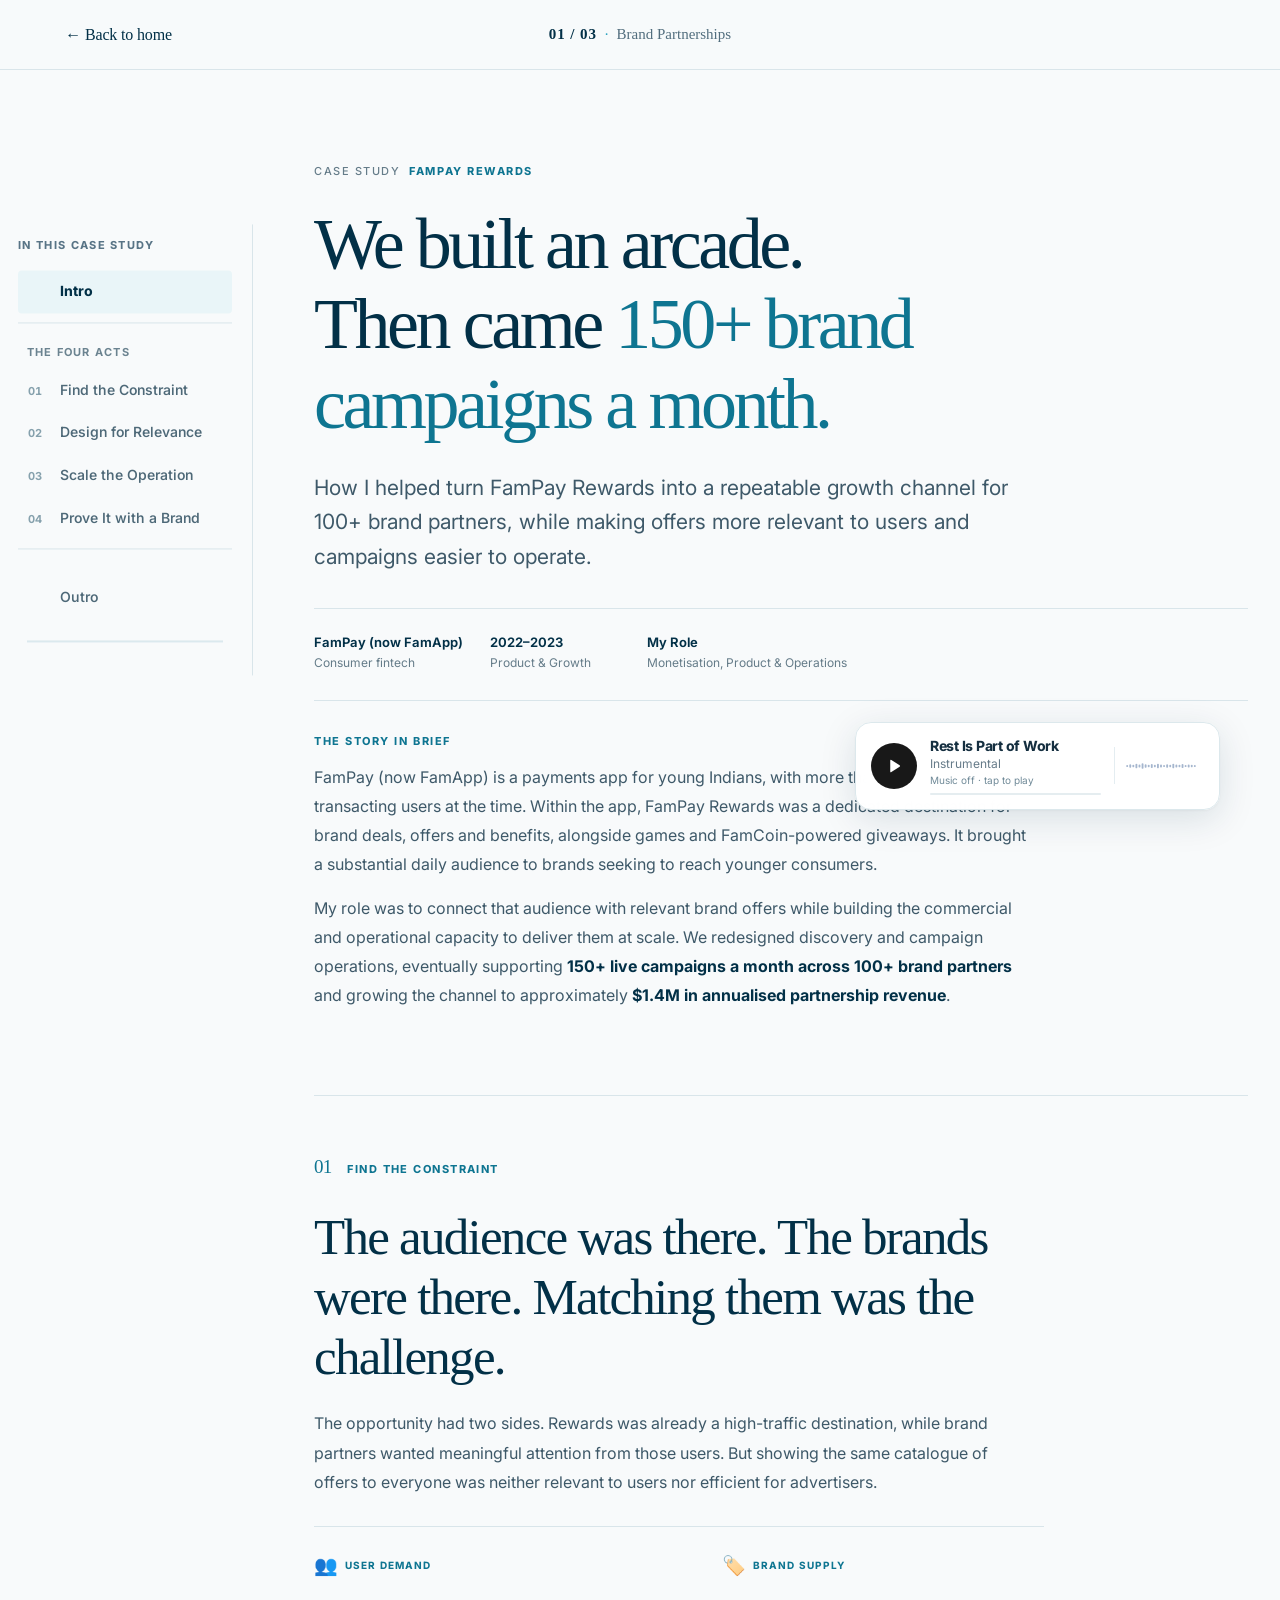
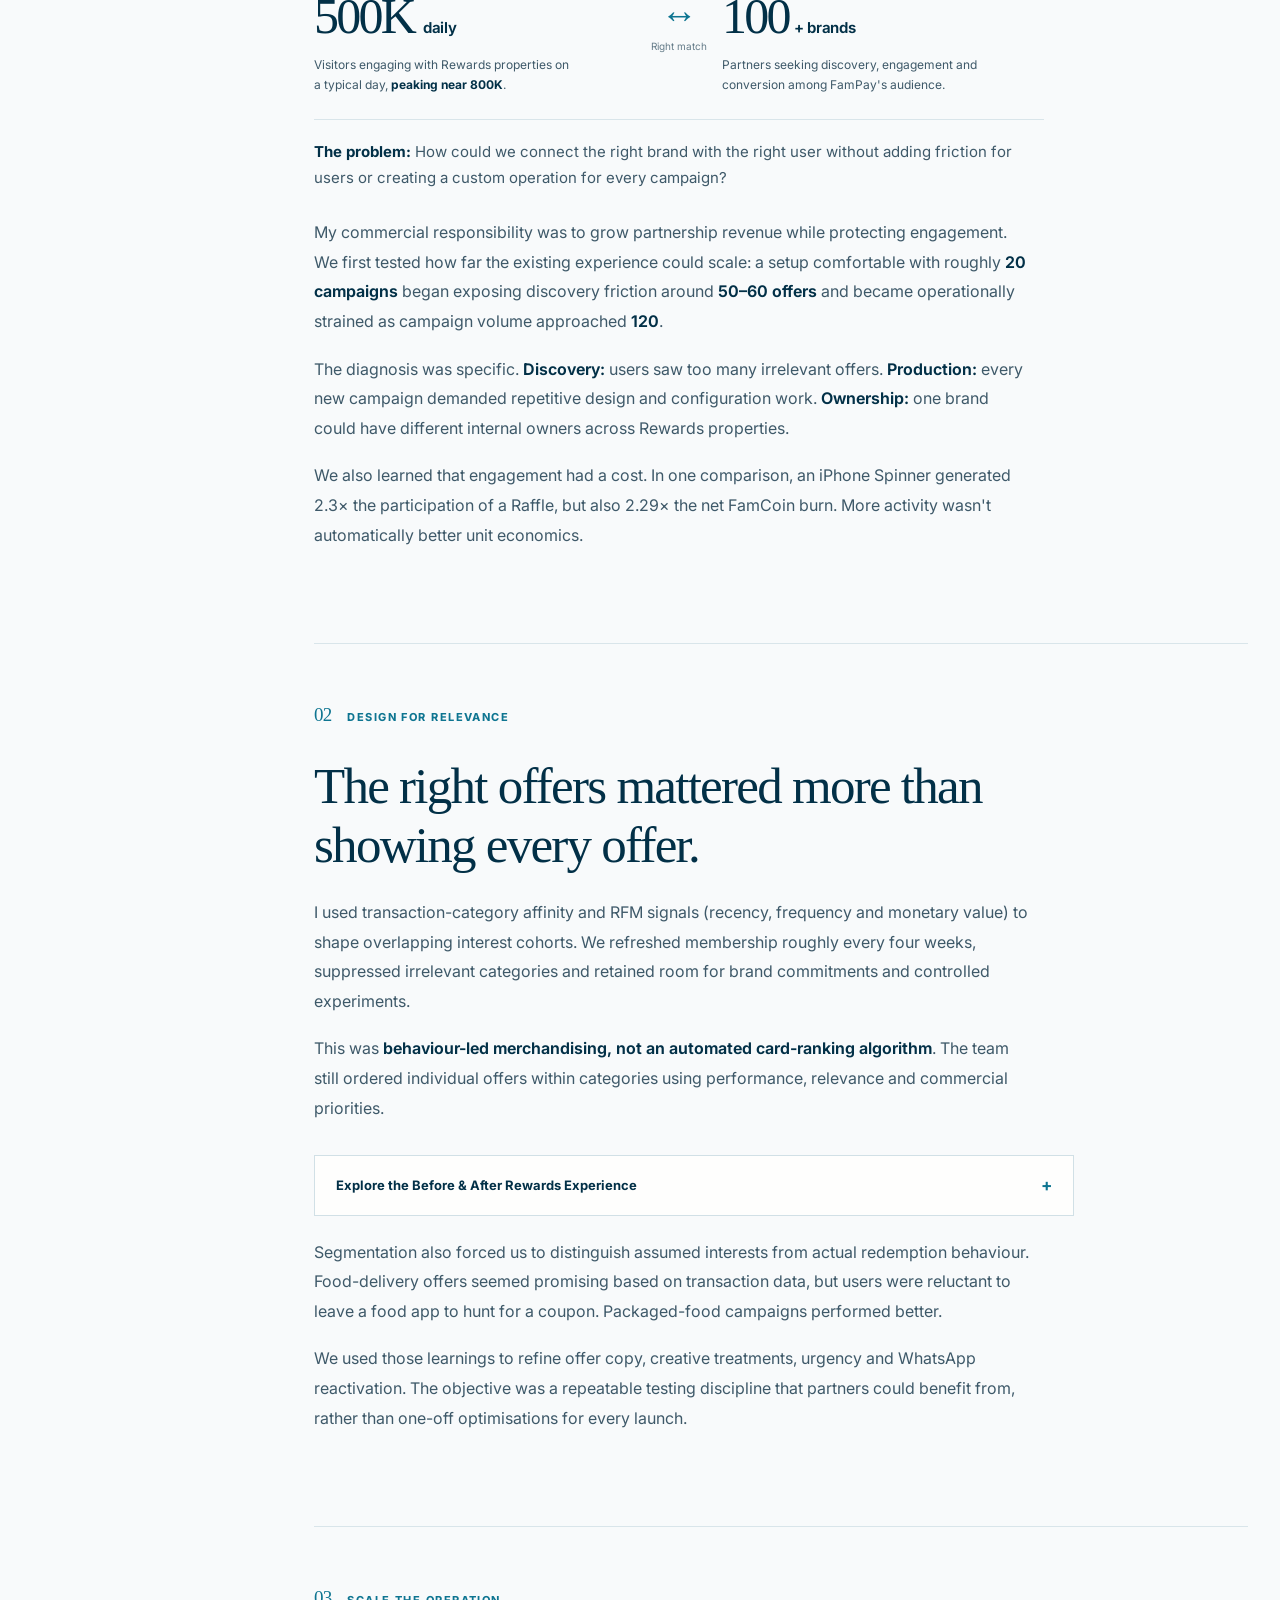
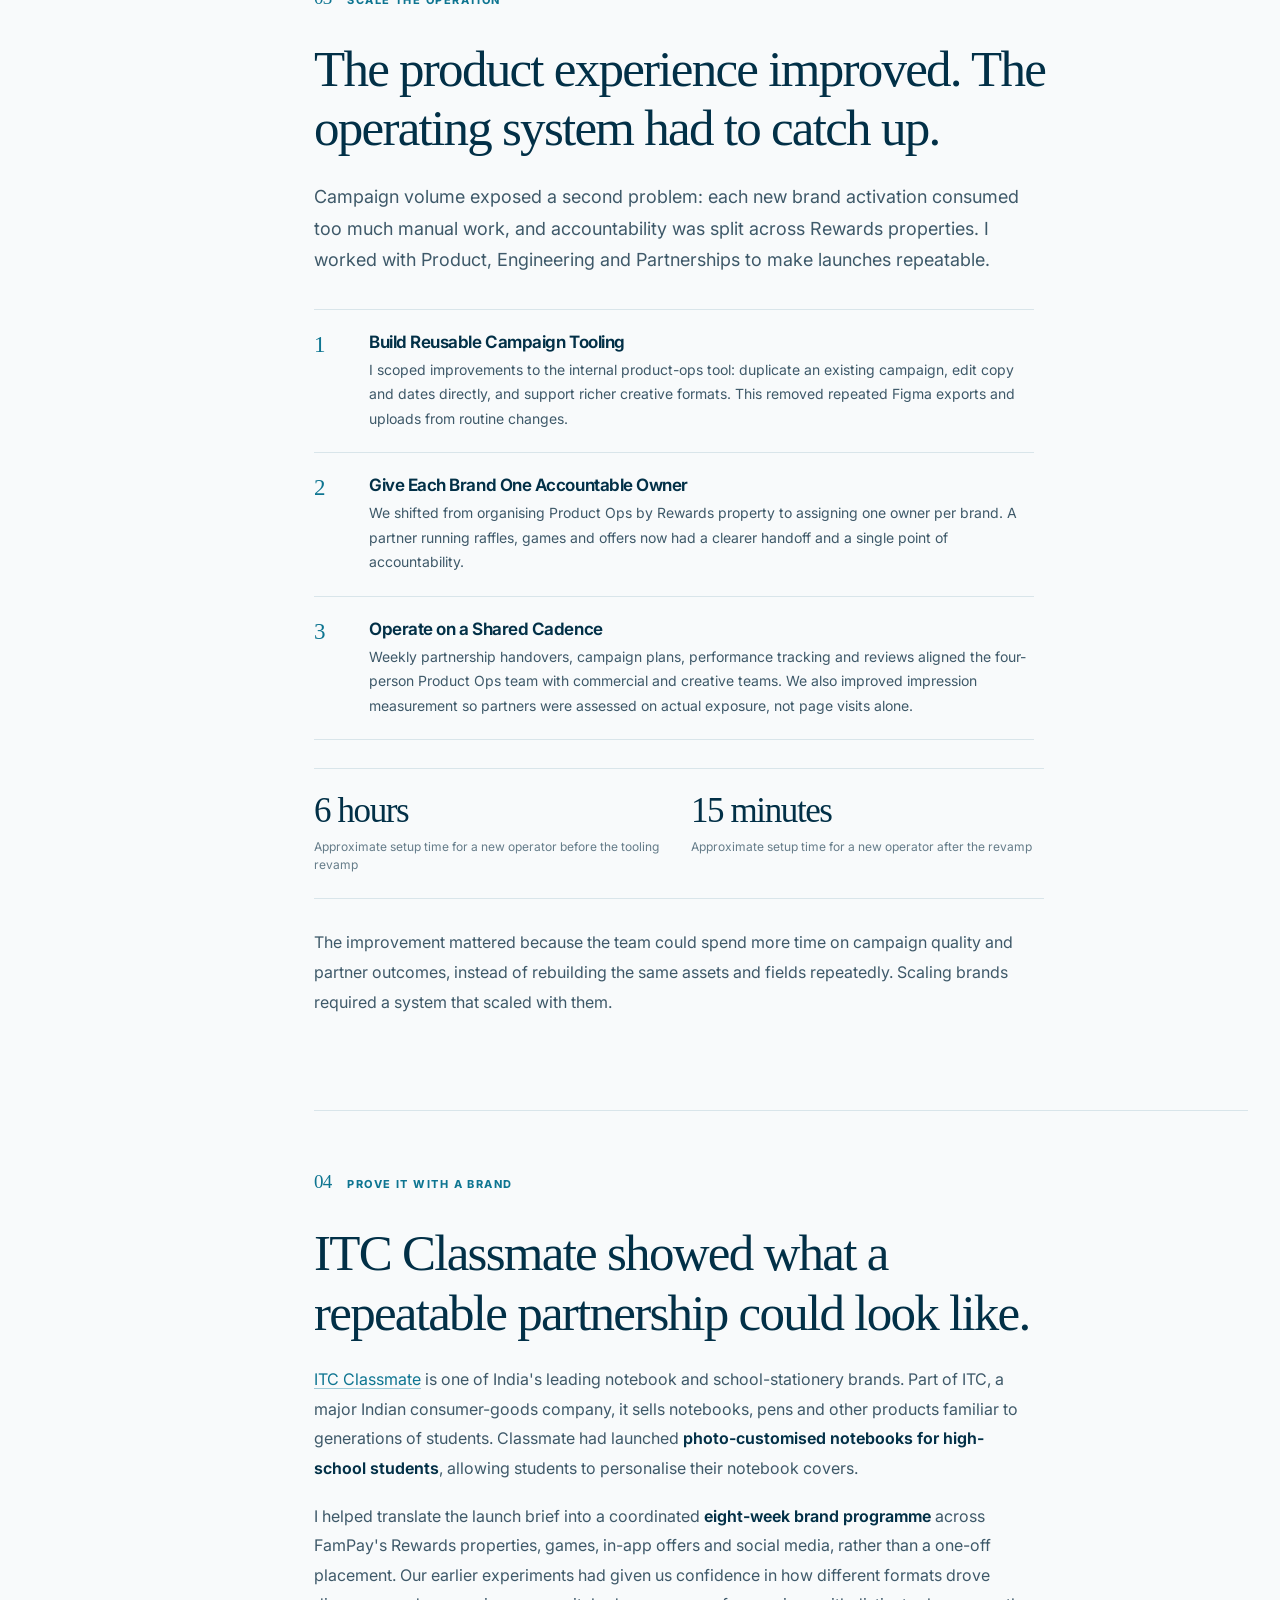
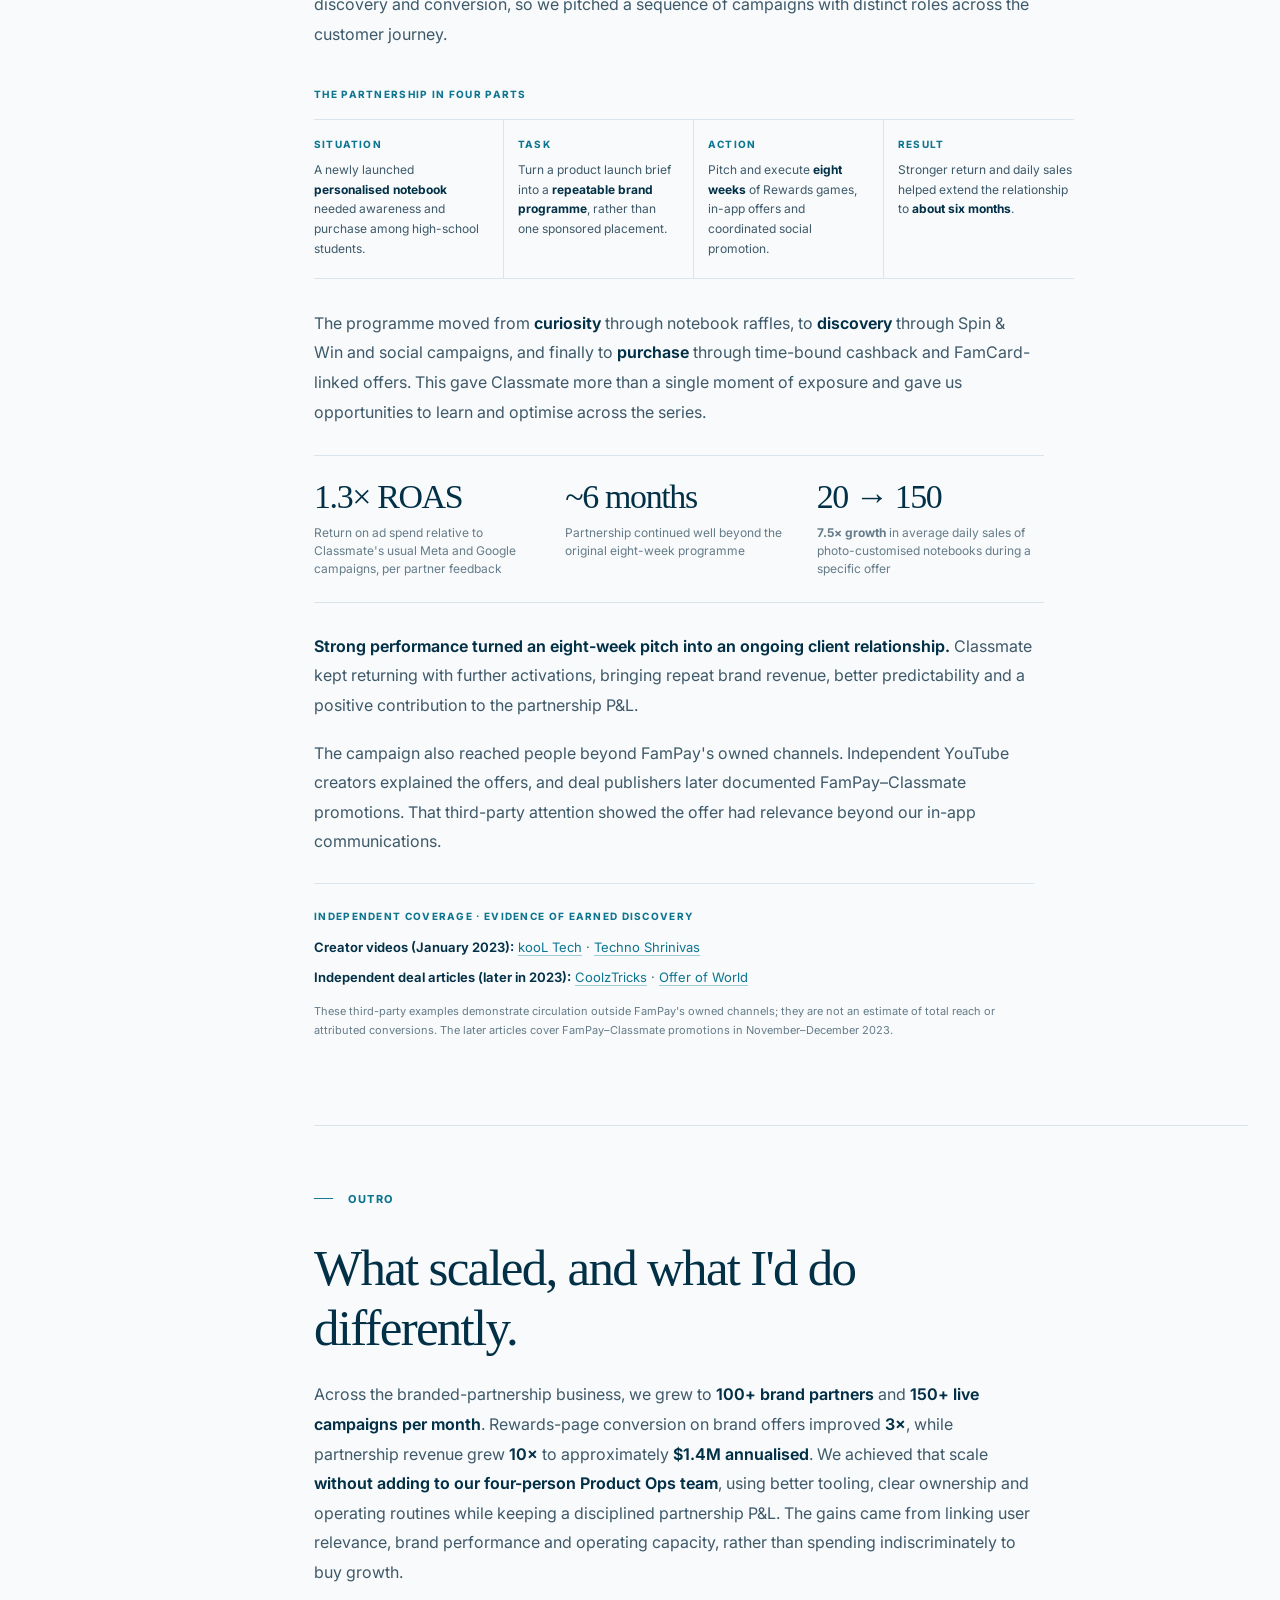
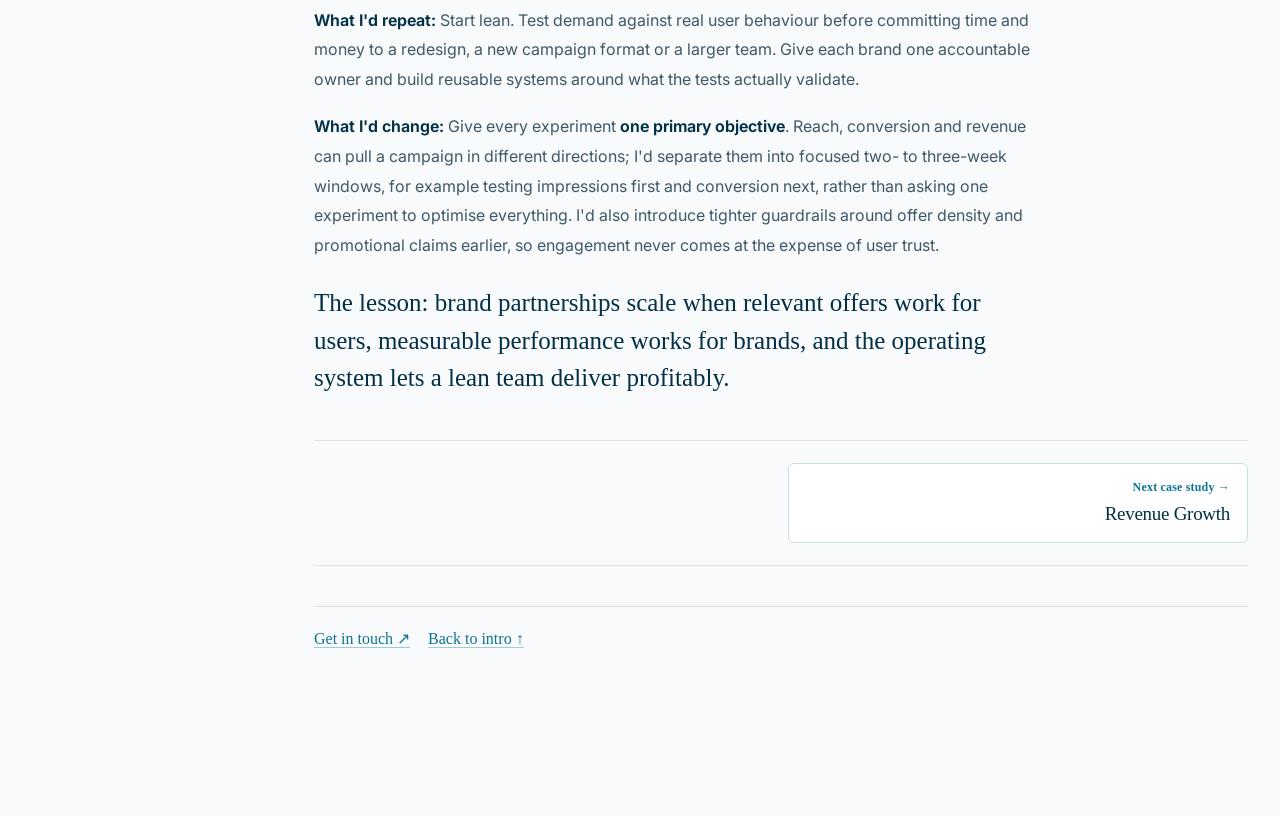
<file: brand-partnership/index.html>
<!DOCTYPE html>

<html lang="en"><head>
<link rel="icon" type="image/jpeg" href="/hire-me-creatorgrid/assets/karan-headshot.jpg?v=original-20261115"><meta charset="utf-8"/><meta content="width=device-width, initial-scale=1" name="viewport"/><meta content="#f8fafb" name="theme-color"/><meta content="How Karan Khera helped scale FamPay Rewards into a brand-partnership channel supporting 100+ brands and 150+ campaigns per month through product experimentation and operations." name="description"/><meta content="article" property="og:type"/><meta content="FamPay Rewards | 150+ brand campaigns" property="og:title"/><meta content="From an in-app arcade to 150+ brand campaigns a month: product relevance, partnerships, and scalable operations." property="og:description"/><title>FamPay Rewards — 150+ brand campaigns | Karan Khera</title><link href="https://fonts.googleapis.com" rel="preconnect"/><link crossorigin="" href="https://fonts.gstatic.com" rel="preconnect"/><link href="https://fonts.googleapis.com/css2?family=Inter:wght@400..800&amp;display=swap" rel="stylesheet"/><style>
:root{--bg:#f8fafb;--ink:#023047;--body:#3e5969;--muted:#657c89;--line:#d9e5ea;--accent:#0e7591;--accent-light:#eaf6f9;--white:#fff;--serif:Georgia,'Times New Roman',serif;--sans:Inter,-apple-system,BlinkMacSystemFont,'Segoe UI',Arial,sans-serif}
*{box-sizing:border-box}html{scroll-behavior:smooth}body{margin:0;background:var(--bg);color:var(--ink);font:16px/1.72 var(--sans);-webkit-font-smoothing:antialiased}::selection{background:#d6edf3}a{color:var(--accent);text-underline-offset:3px}a:hover{text-decoration-thickness:2px}button{font:inherit}button:focus-visible,a:focus-visible,summary:focus-visible{outline:3px solid #219ebc;outline-offset:4px}
.sitebar{height:66px;display:flex;align-items:center;justify-content:space-between;gap:16px;padding:0 5.1%;border-bottom:1px solid var(--line);background:var(--bg)}.site-wordmark{color:var(--ink);text-decoration:none;font-size:15px;font-weight:750;letter-spacing:-.025em}.site-links{display:flex;gap:22px;align-items:center}.site-links a{font-size:12px;font-weight:650;text-decoration:none;color:var(--body)}.site-links a:hover{color:var(--accent)}
.rail{position:fixed;top:102px;left:max(18px,calc((100vw - 1430px)/2));width:222px;max-height:calc(100dvh - 125px);overflow:auto;padding:0 18px 16px 0;scrollbar-width:thin;border-right:1px solid var(--line);z-index:10}.rail-title{font-size:10px;text-transform:uppercase;letter-spacing:.13em;color:var(--muted);font-weight:700;margin:2px 0 18px}.rail a{display:flex;align-items:baseline;gap:12px;color:#5c7887;text-decoration:none;font-size:12px;line-height:1.35;padding:11px 9px;border-radius:4px;transition:color .12s,background .12s}.rail a .nav-index{font-size:10px;letter-spacing:.04em;color:#8ea5af;min-width:18px;font-variant-numeric:tabular-nums}.rail a.active{color:var(--accent);background:#e8f5f9;font-weight:700}.rail a.active .nav-index{color:var(--accent)}.rail-group{padding:18px 9px 7px;font-size:10px;letter-spacing:.12em;text-transform:uppercase;color:var(--muted);border-top:1px solid var(--line);margin-top:9px}.rail-progress{height:2px;background:#dfe9ed;margin:21px 9px}.rail-progress span{display:block;height:100%;background:var(--accent);width:0;transition:width .15s}
.page{max-width:1000px;padding:0 32px 118px;margin-left:max(282px,calc((100vw - 1430px)/2 + 278px))}.hero{padding-top:92px;padding-bottom:84px}.eyebrow{font-size:11px;letter-spacing:.14em;font-weight:750;text-transform:uppercase;color:var(--accent)}.eyebrow .eyebrow-light{font-weight:500;color:var(--muted);margin-right:9px}.eyebrow .eyebrow-name{color:var(--accent)}h1,h2,h3,p{margin-top:0}h1{font:normal clamp(45px,5.8vw,72px)/1.115 var(--serif);letter-spacing:-.048em;margin:23px 0 26px;max-width:790px}h1 em{font-style:normal;color:var(--accent)}.dek{font-size:clamp(17px,1.85vw,21px);line-height:1.65;max-width:710px;color:var(--body);margin-bottom:33px}.context{display:flex;flex-wrap:wrap;gap:9px 27px;font-size:12px;color:var(--muted);padding:22px 0 26px;border-top:1px solid var(--line);border-bottom:1px solid var(--line)}.context strong{color:var(--ink);font-weight:650;display:block;font-size:13px}.context span{min-width:130px}.executive{padding-top:31px;max-width:720px}.executive .eyebrow{margin-bottom:12px}.executive p{color:var(--body);font-size:16px;line-height:1.83;margin-bottom:0}.executive strong{color:var(--ink)}
section.act,.outro{padding-top:55px;padding-bottom:75px;border-top:1px solid var(--line);scroll-margin-top:28px}.chapter{display:flex;align-items:baseline;gap:16px;color:var(--accent);font-size:11px;font-weight:750;letter-spacing:.13em;text-transform:uppercase;margin-bottom:25px}.chapter .n{font-size:19px;letter-spacing:-.04em;font-family:var(--serif);font-weight:400}h2{font:normal clamp(34px,4.2vw,51px)/1.17 var(--serif);letter-spacing:-.034em;margin-bottom:22px;max-width:740px}h3{font-weight:650;letter-spacing:-.027em;font-size:19px;line-height:1.36;margin-bottom:9px}.body{font-size:16px;line-height:1.85;color:var(--body);max-width:720px}.body p{margin-bottom:18px}.body strong{color:var(--ink);font-weight:650}.text-lead{font-size:18px;line-height:1.75;color:var(--body);max-width:720px;margin-bottom:27px}
.evidence{display:grid;grid-template-columns:repeat(3,minmax(0,1fr));gap:24px;border-top:1px solid var(--line);border-bottom:1px solid var(--line);padding:21px 0 24px;margin:28px 0 29px;max-width:730px}.evidence .stat{font:normal 35px/1.2 var(--serif);letter-spacing:-.04em;color:var(--ink)}.evidence .stat-label{font-size:12px;line-height:1.5;color:var(--muted);margin-top:6px}.subsection{font-size:10px;color:var(--accent);font-weight:750;text-transform:uppercase;letter-spacing:.13em;margin:36px 0 9px}.finding{display:grid;grid-template-columns:34px minmax(0,1fr);gap:14px;border-top:1px solid var(--line);padding:20px 0;max-width:720px}.finding:last-child{border-bottom:1px solid var(--line)}.finding .index{font:normal 18px/1.4 var(--serif);color:var(--accent)}.finding h3{font-size:17px;margin-bottom:5px}.finding p{color:var(--body);font-size:14px;line-height:1.73;margin:0}.finding em{font-style:normal;font-weight:650;color:var(--ink)}
.rule-note{border-left:2px solid var(--accent);padding:3px 0 3px 21px;margin:30px 0 2px;max-width:705px}.rule-note .caption{font-size:10px;letter-spacing:.14em;text-transform:uppercase;color:var(--accent);font-weight:750;margin-bottom:7px}.rule-note p{font:normal 20px/1.55 var(--serif);letter-spacing:-.01em;margin:0}.steps{margin:33px 0 25px;max-width:720px;border-top:1px solid var(--line)}.step-row{padding:21px 0;display:grid;grid-template-columns:45px minmax(0,1fr);gap:10px;border-bottom:1px solid var(--line)}.step-row .ordinal{font:normal 23px/1.2 var(--serif);color:var(--accent)}.step-row h3{font-size:17px;margin-bottom:4px}.step-row p{font-size:14px;line-height:1.75;color:var(--body);margin:0}
.interactive{max-width:760px;margin:32px 0 22px;border:1px solid #d1e0e6;background:#fefefd}.interactive>summary{display:flex;align-items:center;justify-content:space-between;gap:20px;cursor:pointer;list-style:none;padding:18px 21px;color:var(--ink);font-size:13px;font-weight:700}.interactive>summary::-webkit-details-marker{display:none}.interactive>summary .expand-label{color:var(--accent);font-size:17px;line-height:1}.interactive[open]>summary .expand-label{transform:rotate(45deg)}.interactive-inner{padding:23px 24px 26px;border-top:1px solid var(--line)}.small{font-size:12px;color:var(--muted);line-height:1.65;margin:0 0 16px}.persona-options{display:flex;flex-wrap:wrap;gap:8px;margin:15px 0 20px}.persona{padding:8px 12px;border:1px solid var(--line);background:#fff;border-radius:4px;color:var(--body);cursor:pointer;font-size:12px}.persona[aria-pressed=true]{border-color:var(--accent);background:var(--accent-light);color:var(--accent);font-weight:750}

.campaign{border-top:1px solid var(--line);max-width:720px;margin-top:31px}.campaign-item{padding:19px 0;display:grid;grid-template-columns:32px minmax(0,1fr);gap:11px;border-bottom:1px solid var(--line)}.campaign-item .n{font:normal 20px/1.2 var(--serif);color:var(--accent)}.campaign-item strong{display:block;color:var(--ink);font-size:15px}.campaign-item p{margin:5px 0 0;font-size:14px;line-height:1.72;color:var(--body)}
.outro{padding-bottom:45px}.outro .closing{font:normal 25px/1.5 var(--serif);max-width:680px;margin-top:24px;color:var(--ink)}.lastlinks{display:flex;gap:21px;flex-wrap:wrap;font-size:13px;font-weight:650;margin-top:40px;padding-top:18px;border-top:1px solid var(--line)}.micro{font-size:12px;color:var(--muted);line-height:1.72;max-width:720px}

/* Marketplace: two sides, one matching problem */
.market-match{max-width:730px;display:grid;grid-template-columns:minmax(0,1fr) 70px minmax(0,1fr);align-items:center;border-top:1px solid var(--line);border-bottom:1px solid var(--line);padding:29px 0 24px;margin:28px 0 19px;gap:8px}
.market-label{font-size:10px;font-weight:750;letter-spacing:.11em;color:var(--accent);display:flex;gap:7px;align-items:center}
.market-icon{font-size:19px;line-height:1;letter-spacing:normal}
.market-number{font:normal clamp(37px,4vw,50px)/1.16 var(--serif);letter-spacing:-.055em;margin:12px 0 10px;white-space:nowrap}
.market-number span{margin-left:5px;font-family:var(--sans);font-size:15px;font-weight:650;letter-spacing:-.02em;color:var(--ink)}
.market-side p{font-size:12px;color:var(--body);line-height:1.65;margin:0;max-width:255px}.market-side p strong{color:var(--ink)}
.market-link{text-align:center;color:var(--accent);align-self:center}.market-link>span{font:normal 37px/1 var(--serif);display:block}.market-link small{font-size:10px;color:var(--muted);line-height:1.5;display:block;margin-top:6px}
.market-question{max-width:715px;color:var(--body);font-size:15px;line-height:1.75;margin:18px 0 27px}.market-question strong{color:var(--ink)}
/* Illustrative phone comparison */
.persona-control{margin:10px 0 26px}.persona-control-label{font-size:11px;font-weight:750;color:var(--ink);letter-spacing:.045em}.persona-options{margin:11px 0 0}
.phone-comparison{display:grid;grid-template-columns:minmax(0,1fr) minmax(0,1fr);gap:24px;align-items:start}
.phone-panel{min-width:0;text-align:center}.phone-panel-heading{display:flex;align-items:baseline;justify-content:space-between;max-width:305px;margin:0 auto 12px;gap:8px;text-align:left}.phone-panel-heading strong{font:normal 22px/1.2 var(--serif)}.phone-panel-heading span{font-size:10px;color:var(--muted)}
.phone-device{width:min(100%,305px);height:654px;padding:7px;border-radius:37px;background:#023047;border:1px solid #47524c;margin:0 auto;box-shadow:0 12px 26px rgba(28,43,34,.12)}
.phone-screen{height:100%;background:#ecf7fa;overflow:hidden;border-radius:30px;position:relative;padding:16px 15px 68px;text-align:left;color:#023047}
.phone-status{display:flex;justify-content:space-between;align-items:center;font-size:10px;font-weight:750;padding:0 7px 20px;color:#023047}.phone-status span:last-child{font-size:9px;letter-spacing:1px}
.app-logo{font-size:27px;line-height:1;font-weight:800;letter-spacing:-.08em;color:#023047;position:relative}.app-logo>span:first-child{color:#219ebc}.app-avatar{float:right;border-radius:50%;width:29px;height:29px;background:#ecf7fa;color:#219ebc;display:grid;place-items:center;font-size:15px}
.app-label{font-size:9px;text-transform:uppercase;letter-spacing:.14em;font-weight:750;color:#219ebc;margin-top:26px}.app-greeting{font:normal 23px/1.18 var(--serif);letter-spacing:-.025em;margin-top:5px}.app-subtitle{font-size:10px;color:#69766c;margin:7px 0 16px;line-height:1.4;min-height:15px}
.app-hero-banner{height:105px;border-radius:13px;background:#ecf7fa;padding:17px 15px;display:flex;flex-direction:column;justify-content:space-between}.app-hero-banner.neutral-banner{background:#e8e8e1}.app-hero-banner.target-banner{background:linear-gradient(135deg,#d8edf2,#ecf7fa)}
.app-banner-caption{font-size:8px;letter-spacing:.1em;font-weight:750;color:#219ebc}.app-hero-banner strong{font-size:17px;line-height:1.12;letter-spacing:-.02em}.app-hero-banner small{font-size:9px;color:#219ebc}
.app-section-head{display:flex;justify-content:space-between;align-items:center;gap:8px;margin:18px 0 10px}.app-section-head strong{font-size:12px;font-weight:750}.app-section-head small{font-size:9px;font-weight:700;color:#219ebc}
.app-chips{display:flex;gap:6px;margin:0 0 7px;min-height:23px}.app-chips span{font-size:9px;color:#0e7591;border:1px solid #d8edf2;background:#ecf7fa;border-radius:20px;padding:2px 8px;font-weight:650}
.app-offers{display:flex;flex-direction:column;gap:7px}.app-offer{display:flex;align-items:center;gap:10px;border:1px solid #dae8ee;background:white;border-radius:10px;padding:9px;min-height:58px}.offer-icon{flex:none;width:37px;height:38px;display:grid;place-items:center;background:#ecf7fa;border-radius:8px;font-size:18px}.offer-copy{flex:1;min-width:0}.offer-copy strong,.offer-copy small{display:block;overflow:hidden;text-overflow:ellipsis;white-space:nowrap}.offer-copy strong{font-size:10.5px;font-weight:750}.offer-copy small{font-size:9px;color:#728076;margin-top:2px}.offer-arrow{font-size:17px;color:#219ebc}
.app-bottom{position:absolute;bottom:0;left:0;right:0;height:58px;background:#fff;border-top:1px solid #ecf7fa;display:grid;grid-template-columns:repeat(4,1fr);text-align:center;padding:6px 2px 3px;color:#7b887d}.app-bottom>span{display:flex;flex-direction:column;font-size:15px;line-height:1.2;justify-content:center}.app-bottom small{font-size:8px;margin-top:2px}.app-bottom .on{color:#0e7591;font-weight:750}
.phone-explainer{max-width:305px;text-align:left;margin:13px auto 0;font-size:11px;line-height:1.65;color:var(--body)}.phone-explainer strong{color:var(--ink)}
@media(max-width:1200px){.phone-comparison{grid-template-columns:1fr;gap:33px}.phone-panel-heading{width:min(100%,305px)}}
@media(max-width:675px){.market-match{gap:4px;grid-template-columns:minmax(0,1fr) 33px minmax(0,1fr);padding:22px 0}.market-number{font-size:33px}.market-number span{font-size:12px}.market-side p{font-size:10px}.market-label{font-size:9px;letter-spacing:0}.market-icon{font-size:16px}.market-link>span{font-size:24px}.market-link small{font-size:8px}.market-question{font-size:14px}.phone-device{height:654px}.phone-screen{padding-left:12px;padding-right:12px}}
@media(max-width:365px){.market-match{grid-template-columns:1fr;gap:17px;text-align:left}.market-link{text-align:left}.market-link>span{display:inline-block;transform:rotate(90deg)}.market-link small{display:inline-block;margin-left:9px}.market-number{font-size:40px}.market-side p{font-size:12px}}
@media(max-width:1080px){.rail{left:14px;width:181px}.page{margin-left:218px;max-width:none;padding-right:30px;padding-left:16px}.rail a{gap:7px;padding:10px 6px}}
@media(max-width:675px){.sitebar{padding:0 15px;height:58px}.site-links{gap:13px}.site-links a{font-size:11px}.rail{display:none}.page{margin-left:0;padding-left:16px;padding-right:16px;padding-bottom:60px}.hero{padding-top:57px;padding-bottom:57px}h1{font-size:clamp(36px,7.7vw,50px);letter-spacing:-.042em}.dek{font-size:16px}.context{gap:12px 20px}.context span{min-width:100px;font-size:11px}.context strong{font-size:12px}section.act,.outro{padding-top:40px;padding-bottom:55px}h2{font-size:clamp(30px,6vw,40px)}.text-lead{font-size:16px}.body{font-size:15px;line-height:1.78}.evidence{gap:11px}.evidence .stat{font-size:27px}.evidence .stat-label{font-size:10px}.chapter{margin-bottom:20px}.interactive-inner{padding:18px 13px}.interactive>summary{padding:14px}.rule-note p{font-size:19px}}
@media(max-width:380px){h1{font-size:34px}h2{font-size:29px}.evidence{grid-template-columns:1fr;gap:12px}.evidence .stat{font-size:29px}.context{display:grid;grid-template-columns:1fr 1fr}.step-row{grid-template-columns:27px 1fr;gap:6px}.finding{grid-template-columns:23px 1fr;gap:8px}}
@media(prefers-reduced-motion:reduce){html{scroll-behavior:auto}.rail-progress span{transition:none}}
.earned-proof{max-width:720px;margin:26px 0 0;padding-top:4px;border-top:1px solid var(--line)}.earned-proof .subsection{margin-top:20px;margin-bottom:11px}.earned-proof p:not(.micro){font-size:13px;line-height:1.75;color:var(--body);margin:0 0 7px}.earned-proof p strong{color:var(--ink);font-weight:650}.earned-proof .micro{margin-top:13px;font-size:11px;color:var(--muted)}

/* Classmate — editorial STAR summary, four equal columns on desktop */
.classmate-star{display:grid;grid-template-columns:repeat(4,minmax(0,1fr));gap:0;max-width:760px;margin:16px 0 30px;border-top:1px solid var(--line);border-bottom:1px solid var(--line)}
.classmate-star-item{padding:17px 14px 19px;border-right:1px solid var(--line);min-width:0}
.classmate-star-item:first-child{padding-left:0}.classmate-star-item:last-child{border-right:0;padding-right:0}
.classmate-star-item .star-label{font-size:10px;line-height:1.4;text-transform:uppercase;letter-spacing:.12em;font-weight:750;color:var(--accent);margin-bottom:9px}
.classmate-star-item p{font-size:12px;line-height:1.65;color:var(--body);margin:0}
.classmate-star-item strong{font-weight:700;color:var(--ink)}
.classmate-evidence .stat{font-size:clamp(27px,2.65vw,36px);white-space:nowrap}
@media(max-width:760px){.classmate-star{grid-template-columns:repeat(2,minmax(0,1fr))}.classmate-star-item{padding:15px 12px 17px;border-bottom:1px solid var(--line)}.classmate-star-item:nth-child(2){border-right:0;padding-right:0}.classmate-star-item:nth-child(3){border-bottom:0;padding-left:0}.classmate-star-item:nth-child(4){border-bottom:0}.classmate-evidence .stat{font-size:27px;white-space:normal}}
@media(max-width:420px){.classmate-star-item p{font-size:11.5px}.classmate-star-item .star-label{font-size:9px}.classmate-evidence .stat{font-size:27px}}


/* Two-paragraph opening summary; emphasis reserved for outcomes. */
.executive p{margin-bottom:14px}.executive p:last-child{margin-bottom:0}
</style><style id="portfolio-nav-style">
    .portfolio-case-header{height:66px;display:flex;align-items:center;justify-content:space-between;gap:16px;padding:0 max(24px,5.1%);background:#f4f7fc;border-bottom:1px solid #d7e3f2;color:#193a66;font-family:Inter,system-ui,sans-serif;font-size:12px;position:relative;z-index:50}
    .portfolio-case-header a{color:#214c89;text-decoration:none;font-weight:650;white-space:nowrap}
    .portfolio-case-header a:hover{text-decoration:underline;text-underline-offset:4px}
    .portfolio-case-name{display:flex;align-items:center;gap:7px;color:#536e90;font-size:12px;white-space:nowrap}
    .portfolio-case-name b{color:#214c89;letter-spacing:.06em;font-weight:700}
    .portfolio-case-actions{display:flex;gap:13px;align-items:center;justify-content:flex-end;min-width:145px}
    .portfolio-back{min-width:145px}.back-short{display:none}
    .portfolio-case-actions .case-switch-space{display:block;width:35px}
    .portfolio-case-header .case-divider{color:#9bb2cf}
    @media(max-width:675px){.portfolio-case-header{height:58px;padding:0 13px;font-size:10px;gap:8px}.portfolio-case-name{font-size:10px;gap:4px}.portfolio-case-name .case-name{display:none}.portfolio-case-actions{min-width:0;gap:9px}.portfolio-case-actions .case-switch-space{display:none}.portfolio-back{min-width:0}.back-long{display:none}.back-short{display:inline}}
    @media(max-width:350px){.portfolio-case-name .case-divider{display:none}.portfolio-case-actions{gap:7px}}
    </style><link rel="stylesheet" href="../site-design.css">
<script>if(window.parent!==window)document.documentElement.classList.add('embedded-page');</script>
</head>
<body class="portfolio-case">
<header class="portfolio-case-header" aria-label="Portfolio navigation">
  <a class="portfolio-back" href="../" aria-label="Back to home">← Back to home</a>
  <span class="portfolio-case-name"><b>01 / 03</b><span class="case-divider">·</span><span class="case-name">Brand Partnerships</span></span>
  <span class="portfolio-case-filler" aria-hidden="true"></span>
</header>

<nav aria-label="Case study navigation" class="rail"><div class="rail-title">In this case study</div>
<a aria-label="Intro" class="active" data-track="intro" href="#intro"><span class="nav-index"></span><span>Intro</span></a>
<div class="rail-group">The four acts</div>
<a data-track="act-1" href="#act-1"><span class="nav-index">01</span><span>Find the Constraint</span></a>
<a data-track="act-2" href="#act-2"><span class="nav-index">02</span><span>Design for Relevance</span></a>
<a data-track="act-3" href="#act-3"><span class="nav-index">03</span><span>Scale the Operation</span></a>
<a data-track="act-4" href="#act-4"><span class="nav-index">04</span><span>Prove It with a Brand</span></a>
<div class="rail-group"></div><a data-track="outro" href="#outro"><span class="nav-index"></span><span>Outro</span></a><div aria-hidden="true" class="rail-progress"><span id="read-progress"></span></div></nav>
<main class="page">
<section aria-labelledby="hero-title" class="hero" id="intro">
<div class="eyebrow"><span class="eyebrow-light">Case study</span><span class="eyebrow-name">FamPay Rewards</span></div>
<h1 id="hero-title">We built an arcade.<br/>Then came <em>150+ brand campaigns a month.</em></h1>
<p class="dek">How I helped turn FamPay Rewards into a repeatable growth channel for 100+ brand partners, while making offers more relevant to users and campaigns easier to operate.</p>
<div class="context"><span><strong>FamPay (now FamApp)</strong>Consumer fintech</span><span><strong>2022–2023</strong>Product &amp; Growth</span><span><strong>My Role</strong>Monetisation, Product &amp; Operations</span></div>
<div class="executive"><div class="eyebrow">The Story in Brief</div><p>FamPay (now FamApp) is a payments app for young Indians, with more than one million monthly transacting users at the time. Within the app, FamPay Rewards was a dedicated destination for brand deals, offers and benefits, alongside games and FamCoin-powered giveaways. It brought a substantial daily audience to brands seeking to reach younger consumers.</p><p>My role was to connect that audience with relevant brand offers while building the commercial and operational capacity to deliver them at scale. We redesigned discovery and campaign operations, eventually supporting <strong>150+ live campaigns a month across 100+ brand partners</strong> and growing the channel to approximately <strong>$1.4M in annualised partnership revenue</strong>.</p></div>
</section>
<section aria-labelledby="h-act-1" class="act" id="act-1">
<div class="chapter"><span class="n">01</span><span>Find the Constraint</span></div>
<h2 id="h-act-1">The audience was there. The brands were there. Matching them was the challenge.</h2>
<div class="body"><p>The opportunity had two sides. Rewards was already a high-traffic destination, while brand partners wanted meaningful attention from those users. But showing the same catalogue of offers to everyone was neither relevant to users nor efficient for advertisers.</p></div>
<div aria-label="Two-sided Rewards opportunity" class="market-match" role="group">
<div class="market-side">
<div class="market-label"><span aria-hidden="true" class="market-icon">👥</span> USER DEMAND</div>
<div class="market-number">500K<span> daily</span></div>
<p>Visitors engaging with Rewards properties on a typical day, <strong>peaking near 800K</strong>.</p>
</div>
<div aria-hidden="true" class="market-link"><span>↔</span><small>Right match</small></div>
<div class="market-side">
<div class="market-label"><span aria-hidden="true" class="market-icon">🏷️</span> BRAND SUPPLY</div>
<div class="market-number">100<span>+ brands</span></div>
<p>Partners seeking discovery, engagement and conversion among FamPay's audience.</p>
</div>
</div>
<div class="market-question"><strong>The problem:</strong> How could we connect the right brand with the right user without adding friction for users or creating a custom operation for every campaign?</div>
<div class="body"><p>My commercial responsibility was to grow partnership revenue while protecting engagement. We first tested how far the existing experience could scale: a setup comfortable with roughly <strong>20 campaigns</strong> began exposing discovery friction around <strong>50–60 offers</strong> and became operationally strained as campaign volume approached <strong>120</strong>.</p></div>
<div class="body"><p>The diagnosis was specific. <strong>Discovery:</strong> users saw too many irrelevant offers. <strong>Production:</strong> every new campaign demanded repetitive design and configuration work. <strong>Ownership:</strong> one brand could have different internal owners across Rewards properties.</p><p>We also learned that engagement had a cost. In one comparison, an iPhone Spinner generated 2.3× the participation of a Raffle, but also 2.29× the net FamCoin burn. More activity wasn't automatically better unit economics.</p></div>
</section>
<section aria-labelledby="h-act-2" class="act" id="act-2">
<div class="chapter"><span class="n">02</span><span>Design for Relevance</span></div>
<h2 id="h-act-2">The right offers mattered more than showing every offer.</h2>
<div class="body"><p>I used transaction-category affinity and RFM signals (recency, frequency and monetary value) to shape overlapping interest cohorts. We refreshed membership roughly every four weeks, suppressed irrelevant categories and retained room for brand commitments and controlled experiments.</p><p>This was <strong>behaviour-led merchandising, not an automated card-ranking algorithm</strong>. The team still ordered individual offers within categories using performance, relevance and commercial priorities.</p></div>
<details class="interactive" id="relevance-demo"><summary><span>Explore the Before &amp; After Rewards Experience</span><span aria-hidden="true" class="expand-label">+</span></summary>
<div class="interactive-inner"><p class="small">Illustrative app screens built to explain the product decision, not screenshots of the live FamPay interface. Choose a user profile to see how the <strong>After</strong> feed responds; the <strong>Before</strong> feed stays the same.</p>
<div class="persona-control"><div class="persona-control-label">Choose a User Profile</div><div aria-label="Choose a user profile" class="persona-options" role="group"><button aria-pressed="true" class="persona" data-persona="fashion" type="button">Fashion &amp; Snacks</button><button aria-pressed="false" class="persona" data-persona="entertainment" type="button">Entertainment &amp; Gaming</button><button aria-pressed="false" class="persona" data-persona="essentials" type="button">Everyday Essentials</button><button aria-pressed="false" class="persona" data-persona="new" type="button">New User</button></div></div>
<div class="phone-comparison">
<div class="phone-panel"><div class="phone-panel-heading"><strong>Before</strong><span>One feed for every user</span></div>
<div aria-label="Before: the same untargeted Rewards cards for every user" class="phone-device"><div class="phone-screen">
<div class="phone-status"><span>9:41</span><span aria-hidden="true">● ● ▰</span></div>
<div class="app-logo">fam<span>.</span><span aria-hidden="true" class="app-avatar">✦</span></div>
<div class="app-label">Rewards</div><div class="app-greeting">Offers for you</div><div class="app-subtitle">Browse what's available today</div>
<div class="app-hero-banner neutral-banner"><span class="app-banner-caption">FEATURED FOR EVERYONE</span><strong>Play. Win. Repeat.</strong><small>Earn with FamCoins</small></div>
<div class="app-section-head"><strong>Popular Right Now</strong><small>View All</small></div>
<div class="app-offers"><div class="app-offer"><span class="offer-icon">🎟️</span><span class="offer-copy"><strong>iPhone Raffle</strong><small>Enter the lucky draw</small></span><span class="offer-arrow">›</span></div>
<div class="app-offer"><span class="offer-icon">🎡</span><span class="offer-copy"><strong>Spin &amp; Win</strong><small>Try your luck today</small></span><span class="offer-arrow">›</span></div>
<div class="app-offer"><span class="offer-icon">🎁</span><span class="offer-copy"><strong>Featured Brand Offer</strong><small>Today's promoted deal</small></span><span class="offer-arrow">›</span></div></div>
<div class="app-bottom"><span>⌂ <small>Home</small></span><span class="on">♢ <small>Rewards</small></span><span>▤ <small>Card</small></span><span>◉ <small>Profile</small></span></div>
</div></div>
<p class="phone-explainer"><strong>No personalisation.</strong> Every visitor encounters the same featured games and brand placements regardless of spending behaviour or preferences.</p>
</div>
<div class="phone-panel"><div class="phone-panel-heading"><strong>After</strong><span>Offers tailored to interests</span></div>
<div aria-label="After: targeted Rewards offers that change according to the chosen persona" class="phone-device"><div aria-live="polite" class="phone-screen">
<div class="phone-status"><span>9:41</span><span aria-hidden="true">● ● ▰</span></div>
<div class="app-logo">fam<span>.</span><span aria-hidden="true" class="app-avatar">✦</span></div>
<div class="app-label">Rewards</div><div class="app-greeting" id="target-greeting">Picked for you</div><div class="app-subtitle" id="target-subtitle">Based on your interests</div>
<div class="app-hero-banner target-banner"><span class="app-banner-caption">YOUR REWARDS</span><strong id="target-banner-title">Style &amp; Treats</strong><small id="target-banner-subtitle">Offers aligned with what you enjoy</small></div>
<div class="app-section-head"><strong>Offers You Might Like</strong><small>For You</small></div>
<div aria-label="Interests used for targeting" class="app-chips" id="target-chips"></div>
<div class="app-offers" id="target-offers"></div>
<div class="app-bottom"><span>⌂ <small>Home</small></span><span class="on">♢ <small>Rewards</small></span><span>▤ <small>Card</small></span><span>◉ <small>Profile</small></span></div>
</div></div>
<p class="phone-explainer"><strong>Behaviour-led discovery.</strong> The ranking of categories and brand cards changes with the selected user's interests, while broader exploration remains possible.</p>
</div>
</div>
<p class="small" style="margin-top:19px;margin-bottom:0">The before/after illustrates the change in merchandising logic. It is not a live app screen, a record of actual targeting rules, or an endorsement of specific brands.</p>
</div></details>
<div class="body"><p>Segmentation also forced us to distinguish assumed interests from actual redemption behaviour. Food-delivery offers seemed promising based on transaction data, but users were reluctant to leave a food app to hunt for a coupon. Packaged-food campaigns performed better.</p><p>We used those learnings to refine offer copy, creative treatments, urgency and WhatsApp reactivation. The objective was a repeatable testing discipline that partners could benefit from, rather than one-off optimisations for every launch.</p></div>
</section>
<section aria-labelledby="h-act-3" class="act" id="act-3">
<div class="chapter"><span class="n">03</span><span>Scale the Operation</span></div>
<h2 id="h-act-3">The product experience improved. The operating system had to catch up.</h2>
<p class="text-lead">Campaign volume exposed a second problem: each new brand activation consumed too much manual work, and accountability was split across Rewards properties. I worked with Product, Engineering and Partnerships to make launches repeatable.</p>
<div class="steps">
<div class="step-row"><div class="ordinal">1</div><div><h3>Build Reusable Campaign Tooling</h3><p>I scoped improvements to the internal product-ops tool: duplicate an existing campaign, edit copy and dates directly, and support richer creative formats. This removed repeated Figma exports and uploads from routine changes.</p></div></div>
<div class="step-row"><div class="ordinal">2</div><div><h3>Give Each Brand One Accountable Owner</h3><p>We shifted from organising Product Ops by Rewards property to assigning one owner per brand. A partner running raffles, games and offers now had a clearer handoff and a single point of accountability.</p></div></div>
<div class="step-row"><div class="ordinal">3</div><div><h3>Operate on a Shared Cadence</h3><p>Weekly partnership handovers, campaign plans, performance tracking and reviews aligned the four-person Product Ops team with commercial and creative teams. We also improved impression measurement so partners were assessed on actual exposure, not page visits alone.</p></div></div>
</div>
<div aria-label="Campaign configuration time" class="evidence" style="grid-template-columns:repeat(2,minmax(0,1fr))"><div><div class="stat">6 hours</div><div class="stat-label">Approximate setup time for a new operator before the tooling revamp</div></div><div><div class="stat">15 minutes</div><div class="stat-label">Approximate setup time for a new operator after the revamp</div></div></div>
<div class="body"><p>The improvement mattered because the team could spend more time on campaign quality and partner outcomes, instead of rebuilding the same assets and fields repeatedly. Scaling brands required a system that scaled with them.</p></div>
</section>
<section aria-labelledby="h-act-4" class="act" id="act-4">
<div class="chapter"><span class="n">04</span><span>Prove It with a Brand</span></div>
<h2 id="h-act-4">ITC Classmate showed what a repeatable partnership could look like.</h2>
<div class="body">
<p><a href="https://itcportal.com/itc-businesses/fmcg/education-and-stationery.html" rel="noopener noreferrer" target="_blank">ITC Classmate</a> is one of India's leading notebook and school-stationery brands. Part of ITC, a major Indian consumer-goods company, it sells notebooks, pens and other products familiar to generations of students. Classmate had launched <strong>photo-customised notebooks for high-school students</strong>, allowing students to personalise their notebook covers.</p>
<p>I helped translate the launch brief into a coordinated <strong>eight-week brand programme</strong> across FamPay's Rewards properties, games, in-app offers and social media, rather than a one-off placement. Our earlier experiments had given us confidence in how different formats drove discovery and conversion, so we pitched a sequence of campaigns with distinct roles across the customer journey.</p>
</div>
<div class="subsection">The Partnership in Four Parts</div>
<div aria-label="Situation, task, action and result for the ITC Classmate partnership" class="classmate-star">
<div class="classmate-star-item"><div class="star-label">Situation</div><p>A newly launched <strong>personalised notebook</strong> needed awareness and purchase among high-school students.</p></div>
<div class="classmate-star-item"><div class="star-label">Task</div><p>Turn a product launch brief into a <strong>repeatable brand programme</strong>, rather than one sponsored placement.</p></div>
<div class="classmate-star-item"><div class="star-label">Action</div><p>Pitch and execute <strong>eight weeks</strong> of Rewards games, in-app offers and coordinated social promotion.</p></div>
<div class="classmate-star-item"><div class="star-label">Result</div><p>Stronger return and daily sales helped extend the relationship to <strong>about six months</strong>.</p></div>
</div>
<div class="body"><p>The programme moved from <strong>curiosity</strong> through notebook raffles, to <strong>discovery</strong> through Spin &amp; Win and social campaigns, and finally to <strong>purchase</strong> through time-bound cashback and FamCard-linked offers. This gave Classmate more than a single moment of exposure and gave us opportunities to learn and optimise across the series.</p></div>
<div aria-label="Reported ITC Classmate campaign results" class="evidence classmate-evidence">
<div><div class="stat">1.3× ROAS</div><div class="stat-label">Return on ad spend relative to Classmate's usual Meta and Google campaigns, per partner feedback</div></div>
<div><div class="stat">~6 months</div><div class="stat-label">Partnership continued well beyond the original eight-week programme</div></div>
<div><div class="stat">20 → 150</div><div class="stat-label"><strong>7.5× growth</strong> in average daily sales of photo-customised notebooks during a specific offer</div></div>
</div>
<div class="body"><p><strong>Strong performance turned an eight-week pitch into an ongoing client relationship.</strong> Classmate kept returning with further activations, bringing repeat brand revenue, better predictability and a positive contribution to the partnership P&amp;L.</p><p>The campaign also reached people beyond FamPay's owned channels. Independent YouTube creators explained the offers, and deal publishers later documented FamPay–Classmate promotions. That third-party attention showed the offer had relevance beyond our in-app communications.</p></div>
<div aria-label="Independent coverage of FamPay Classmate offers" class="earned-proof">
<div class="subsection">Independent Coverage · Evidence of Earned Discovery</div>
<p><strong>Creator videos (January 2023):</strong> <a href="https://www.youtube.com/watch?v=zfim3BT_-5A" rel="noopener noreferrer" target="_blank">kooL Tech</a> · <a href="https://www.youtube.com/watch?v=zmxvYvSScy8" rel="noopener noreferrer" target="_blank">Techno Shrinivas</a></p>
<p><strong>Independent deal articles (later in 2023):</strong> <a href="https://www.coolztricks.com/2023/11/fampay-classmate-offer.html" rel="noopener noreferrer" target="_blank">CoolzTricks</a> · <a href="https://offerofworld.com/fampay-classmate-cashback-offer/" rel="noopener noreferrer" target="_blank">Offer of World</a></p>
<p class="micro">These third-party examples demonstrate circulation outside FamPay's owned channels; they are not an estimate of total reach or attributed conversions. The later articles cover FamPay–Classmate promotions in November–December 2023.</p>
</div>
</section>
<section aria-labelledby="h-outro" class="outro" id="outro"><div class="chapter"><span class="n">—</span><span>Outro</span></div><h2 id="h-outro">What scaled, and what I'd do differently.</h2>
<div class="body"><p>Across the branded-partnership business, we grew to <strong>100+ brand partners</strong> and <strong>150+ live campaigns per month</strong>. Rewards-page conversion on brand offers improved <strong>3×</strong>, while partnership revenue grew <strong>10×</strong> to approximately <strong>$1.4M annualised</strong>. We achieved that scale <strong>without adding to our four-person Product Ops team</strong>, using better tooling, clear ownership and operating routines while keeping a disciplined partnership P&amp;L. The gains came from linking user relevance, brand performance and operating capacity, rather than spending indiscriminately to buy growth.</p>
<p><strong>What I'd repeat:</strong> Start lean. Test demand against real user behaviour before committing time and money to a redesign, a new campaign format or a larger team. Give each brand one accountable owner and build reusable systems around what the tests actually validate.</p>
<p><strong>What I'd change:</strong> Give every experiment <strong>one primary objective</strong>. Reach, conversion and revenue can pull a campaign in different directions; I'd separate them into focused two- to three-week windows, for example testing impressions first and conversion next, rather than asking one experiment to optimise everything. I'd also introduce tighter guardrails around offer density and promotional claims earlier, so engagement never comes at the expense of user trust.</p></div>
<p class="closing">The lesson: brand partnerships scale when relevant offers work for users, measurable performance works for brands, and the operating system lets a lean team deliver profitably.</p>
<nav class="case-bottom-nav" aria-label="Previous and next case studies">
  <span class="pager-empty" aria-hidden="true"></span>
  <a class="pager-link" href="../revenue-growth/"><small>Next case study →</small>Revenue Growth</a>
</nav>
<div class="lastlinks"><a href="https://mail.google.com/mail/?view=cm&amp;fs=1&amp;to=karanskhera%40gmail.com&amp;su=CreatorGrid%20Founders%20Associate%20%E2%80%93%20hello" target="_blank" rel="noopener noreferrer">Get in touch ↗</a><a href="#intro">Back to intro ↑</a></div>
</section></main>
<script>
(()=>{
 const navLinks=[...document.querySelectorAll('.rail a[data-track]')];const ids=navLinks.map(a=>a.dataset.track);let pending=false;
 function sync(){pending=false;const marker=Math.max(92,Math.min(188,innerHeight*.26));let active=ids[0];ids.forEach(id=>{const el=document.getElementById(id);if(el&&el.getBoundingClientRect().top<=marker)active=id});if(innerHeight+scrollY>=document.documentElement.scrollHeight-8)active=ids.at(-1);navLinks.forEach(a=>{const yes=a.dataset.track===active;a.classList.toggle('active',yes);if(yes)a.setAttribute('aria-current','location');else a.removeAttribute('aria-current')});const bottom=document.documentElement.scrollHeight-innerHeight;document.querySelector('#read-progress').style.width=(bottom?Math.min(100,scrollY/bottom*100):0)+'%'}
 addEventListener('scroll',()=>{if(!pending){pending=true;requestAnimationFrame(sync)}},{passive:true});addEventListener('resize',sync);addEventListener('hashchange',()=>setTimeout(sync,120));sync();
 const personas={
  fashion:{greeting:'Picked for your style',subtitle:'Fashion and snack offers you may enjoy',banner:'Style & Treats',bannerSub:'Deals that match your interests',chips:['Fashion','Snacks'],items:[['👟','Fashion Brand Offer','Exclusive style rewards'],['🍫','Snacks & Treats','Offers on everyday favourites'],['🎟️','Rewards Game','A fun way to discover more']]},
  entertainment:{greeting:'Your kind of fun',subtitle:'Entertainment and gaming rewards',banner:'Play & Stream',bannerSub:'More of what you enjoy',chips:['Gaming','Entertainment'],items:[['🎮','Gaming Brand Offer','Rewards for gaming interests'],['🎬','Entertainment Offer','Streaming and movie deals'],['🎡','Spin & Win','Games remain available']]},
  essentials:{greeting:'Rewards for everyday',subtitle:'Deals around your regular spending',banner:'Everyday Value',bannerSub:'Useful offers, less searching',chips:['Groceries','Food'],items:[['🛒','Grocery Brand Offer','Savings on regular essentials'],['🥪','Food & Beverage Offer','Relevant food promotions'],['🎟️','Rewards Raffle','Explore another category']]},
  new:{greeting:'Discover your rewards',subtitle:'Popular offers while preferences develop',banner:'Start Exploring',bannerSub:'Find the categories you like',chips:['Popular','Explore'],items:[['🎁','Welcome Offer','Explore a popular brand deal'],['🎡','Spin & Win','Try a familiar Rewards game'],['🧭','Explore Categories','Discover what works for you']]}
 };
 const personaButtons=[...document.querySelectorAll('.persona')];
 const targetOffers=document.getElementById('target-offers');
 function setPersona(key){
  const p=personas[key];if(!p)return;
  document.getElementById('target-greeting').textContent=p.greeting;
  document.getElementById('target-subtitle').textContent=p.subtitle;
  document.getElementById('target-banner-title').textContent=p.banner;
  document.getElementById('target-banner-subtitle').textContent=p.bannerSub;
  const chips=document.getElementById('target-chips');chips.replaceChildren();
  p.chips.forEach(chip=>{const el=document.createElement('span');el.textContent=chip;chips.appendChild(el)});
  targetOffers.replaceChildren();
  p.items.forEach(([emoji,title,desc])=>{
   const row=document.createElement('div');row.className='app-offer';
   const ico=document.createElement('span');ico.className='offer-icon';ico.textContent=emoji;
   const copy=document.createElement('span');copy.className='offer-copy';
   const name=document.createElement('strong');name.textContent=title;
   const note=document.createElement('small');note.textContent=desc;
   copy.append(name,note);
   const arrow=document.createElement('span');arrow.className='offer-arrow';arrow.textContent='›';
   row.append(ico,copy,arrow);targetOffers.appendChild(row);
  });
  personaButtons.forEach(b=>b.setAttribute('aria-pressed',String(b.dataset.persona===key)));
 }
 personaButtons.forEach(b=>b.addEventListener('click',()=>setPersona(b.dataset.persona)));
 setPersona('fashion');
})();
</script>
<!-- Shared, audio-reactive player: only the top-level page owns playback. -->
<aside class="music-dock" id="music-dock" data-playing="false" aria-label="Optional background music">
  <audio id="cafe-music" preload="none" loop></audio>
  <div class="music-shell">
    <button type="button" class="music-play" id="music-toggle" aria-label="Play background music" aria-pressed="false" aria-busy="false" title="Play or pause">
      <svg class="music-icon-play" viewBox="0 0 24 24" aria-hidden="true"><path d="M7 4.8a1 1 0 0 1 1.5-.86l11 7.2a1 1 0 0 1 0 1.72l-11 7.2A1 1 0 0 1 7 19.2V4.8Z"/></svg>
      <svg class="music-icon-pause" viewBox="0 0 24 24" aria-hidden="true"><rect x="6" y="4.5" width="4.5" height="15" rx="1"/><rect x="13.5" y="4.5" width="4.5" height="15" rx="1"/></svg>
    </button>
    <div class="music-copy">
      <strong class="music-track" id="music-track">Rest Is Part of Work</strong>
      <span class="music-artist" id="music-artist">Instrumental</span>
      <span class="music-meta" id="music-meta">Checking audio…</span>
      <div class="music-progress" aria-hidden="true"><span id="music-fill"></span></div>
    </div>
    <div class="music-meter" aria-hidden="true"><canvas id="music-canvas" width="160" height="64"></canvas></div>
  </div>
  <span role="status" class="sr-only" id="music-status" aria-live="polite"></span>
</aside>
<script>(function(){
  if(window.parent !== window)return;
  const dock=document.getElementById('music-dock');
  const audio=document.getElementById('cafe-music');
  const btn=document.getElementById('music-toggle');
  const title=document.getElementById('music-track');
  const artist=document.getElementById('music-artist');
  const meta=document.getElementById('music-meta');
  const progress=document.getElementById('music-fill');
  const status=document.getElementById('music-status');
  const canvas=document.getElementById('music-canvas');
  const ctx=canvas.getContext('2d');
  const WANT='../assets/music/rest-is-part-of-work.mp3';
  const DEMO='../assets/music/cafe-afterhours.mp3';
  let demo=false,ready=false,webAudio=null,source=null,analyser=null,bins=null,raf=0;
  const reduce=window.matchMedia('(prefers-reduced-motion: reduce)');
  function metadata(){
    if(demo){
      title.textContent='Café Afterhours (Sample)';
      artist.textContent='Original demo instrumental';
      meta.textContent='Sample audio · add your MP3 to replace';
    } else {
      title.textContent='Rest Is Part of Work';
      artist.textContent='Instrumental';
      meta.textContent='Music off · tap to play';
    }
    btn.disabled=false;
    btn.setAttribute('aria-busy','false');
    ready=true;
  }
  function selectAudio(){
    // Try the exact filename first, including when opened as a local file:// site.
    // Fall back to an explicitly labelled demo, never silently mislabelling the sample.
    function found(){
      audio.removeEventListener('error',missing);
      demo=false;
      metadata();
    }
    function missing(){
      audio.removeEventListener('loadedmetadata',found);
      demo=true;
      audio.addEventListener('loadedmetadata',metadata,{once:true});
      audio.addEventListener('error',()=>{
        btn.disabled=true;
        meta.textContent='Audio file unavailable';
        status.textContent='No audio available';
      },{once:true});
      audio.src=DEMO;
      audio.load();
    }
    audio.addEventListener('loadedmetadata',found,{once:true});
    audio.addEventListener('error',missing,{once:true});
    audio.preload='metadata';
    audio.src=WANT;
    audio.load();
  }
  function setPlaying(v){
    dock.dataset.playing=String(v);
    btn.setAttribute('aria-label',v?'Pause background music':'Play background music');
    btn.setAttribute('aria-pressed',String(v));
    status.textContent=v?'Background music playing':'Background music paused';
    if(v){meta.textContent=demo?'Sample playing':'Playing · tap to pause';draw();}
    else {meta.textContent=demo?'Sample audio · add your MP3 to replace':'Music off · tap to play';cancelAnimationFrame(raf);drawIdle();}
  }
  function makeGraph(){
    if(webAudio||!window.AudioContext && !window.webkitAudioContext)return;
    const AudioCtx=window.AudioContext||window.webkitAudioContext;
    webAudio=new AudioCtx();source=webAudio.createMediaElementSource(audio);
    analyser=webAudio.createAnalyser();analyser.fftSize=512;analyser.smoothingTimeConstant=.77;
    bins=new Uint8Array(analyser.frequencyBinCount);
    source.connect(analyser);analyser.connect(webAudio.destination);
  }
  function paint(arr){
    if(!ctx)return;
    const width=canvas.width,height=canvas.height;
    ctx.clearRect(0,0,width,height);
    const n=arr.length,bar=3.7,gap=2.45,total=n*bar+(n-1)*gap,x0=(width-total)/2;
    for(let i=0;i<n;i++){
      const h=Math.max(3,Math.min(height-5,arr[i]));
      ctx.fillStyle=(dock.dataset.playing==='true')?'#375b8b':'#a5b6ce';
      ctx.beginPath();ctx.roundRect(x0+i*(bar+gap),(height-h)/2,bar,h,1.9);ctx.fill();
    }
  }
  const idle=[4,7,5,9,6,11,7,5,8,5,9,6,4,7,5,9,6,5,8,4,6,5,4];
  function drawIdle(){paint(idle);}
  function draw(){
    cancelAnimationFrame(raf);
    if(audio.paused||reduce.matches){drawIdle();return;}
    if(analyser){
      analyser.getByteFrequencyData(bins);
      const bars=[];
      for(let i=0;i<23;i++){
        const low=Math.floor(2*Math.pow(1.13,i));
        const hi=Math.min(bins.length-1,Math.max(low+1,Math.floor(2*Math.pow(1.13,i+1))));
        let total=0;for(let j=low;j<hi;j++)total+=bins[j];
        const v=total/(hi-low);
        bars.push(3+Math.pow(v/255,.83)*47);
      }
      paint(bars);
    }else drawIdle();
    raf=requestAnimationFrame(draw);
  }
  btn.disabled=true;btn.setAttribute('aria-busy','true');drawIdle();selectAudio();
  btn.addEventListener('click',async()=>{
    if(!ready)return;
    if(!audio.paused){audio.pause();return;}
    try{
      makeGraph();
      if(webAudio&&webAudio.state==='suspended')await webAudio.resume();
      await audio.play();
    }catch(e){meta.textContent='Playback unavailable';status.textContent='Audio could not play';setPlaying(false);}
  });
  audio.addEventListener('playing',()=>setPlaying(true));
  audio.addEventListener('pause',()=>setPlaying(false));
  audio.addEventListener('timeupdate',()=>{const t=audio.duration?audio.currentTime/audio.duration*100:0;progress.style.width=t+'%';});
  audio.addEventListener('error',()=>{meta.textContent='Audio unavailable';status.textContent='Audio could not be loaded';setPlaying(false);});
  // Keep music playing when the visitor switches tabs; play and pause remain user-controlled.
  reduce.addEventListener?.('change',()=>{if(reduce.matches){cancelAnimationFrame(raf);drawIdle();}else if(!audio.paused)draw();});
})();</script>
<script src="../site-navigation.js"></script>
</body></html>
</file>
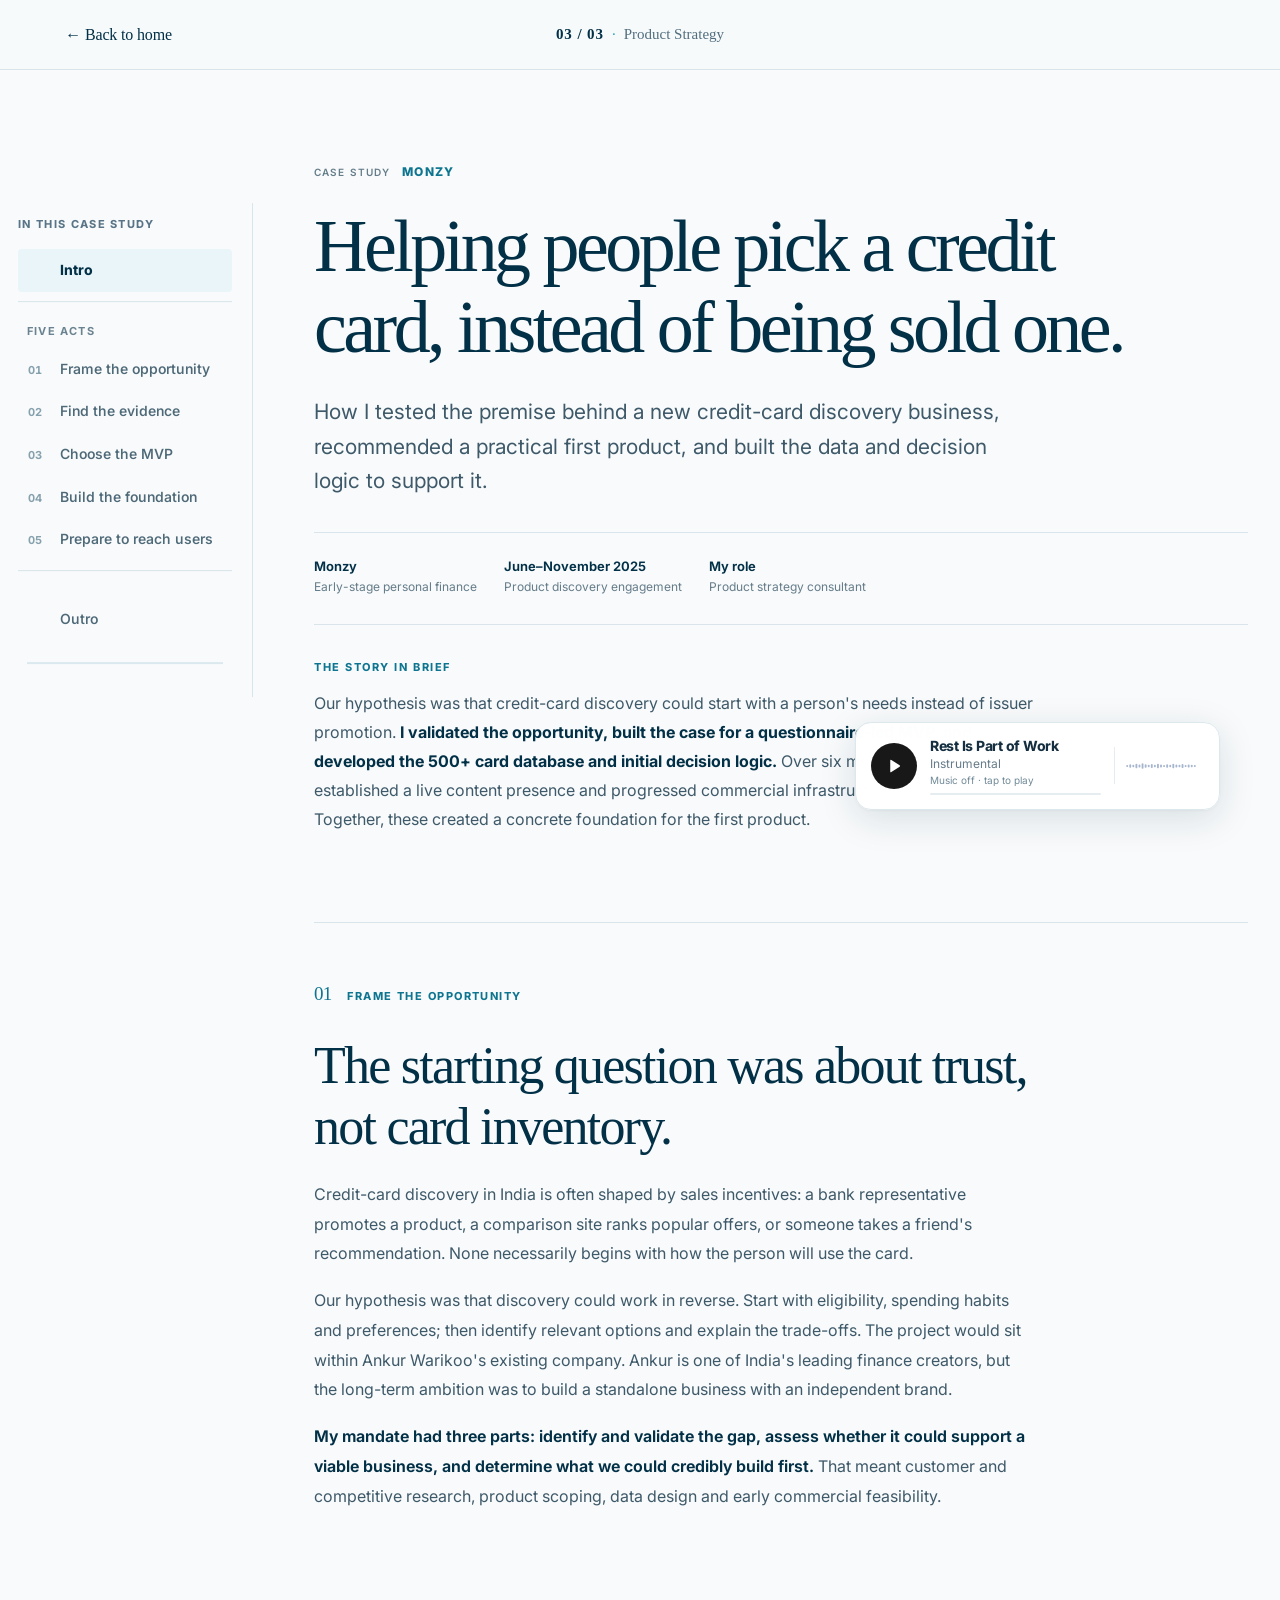
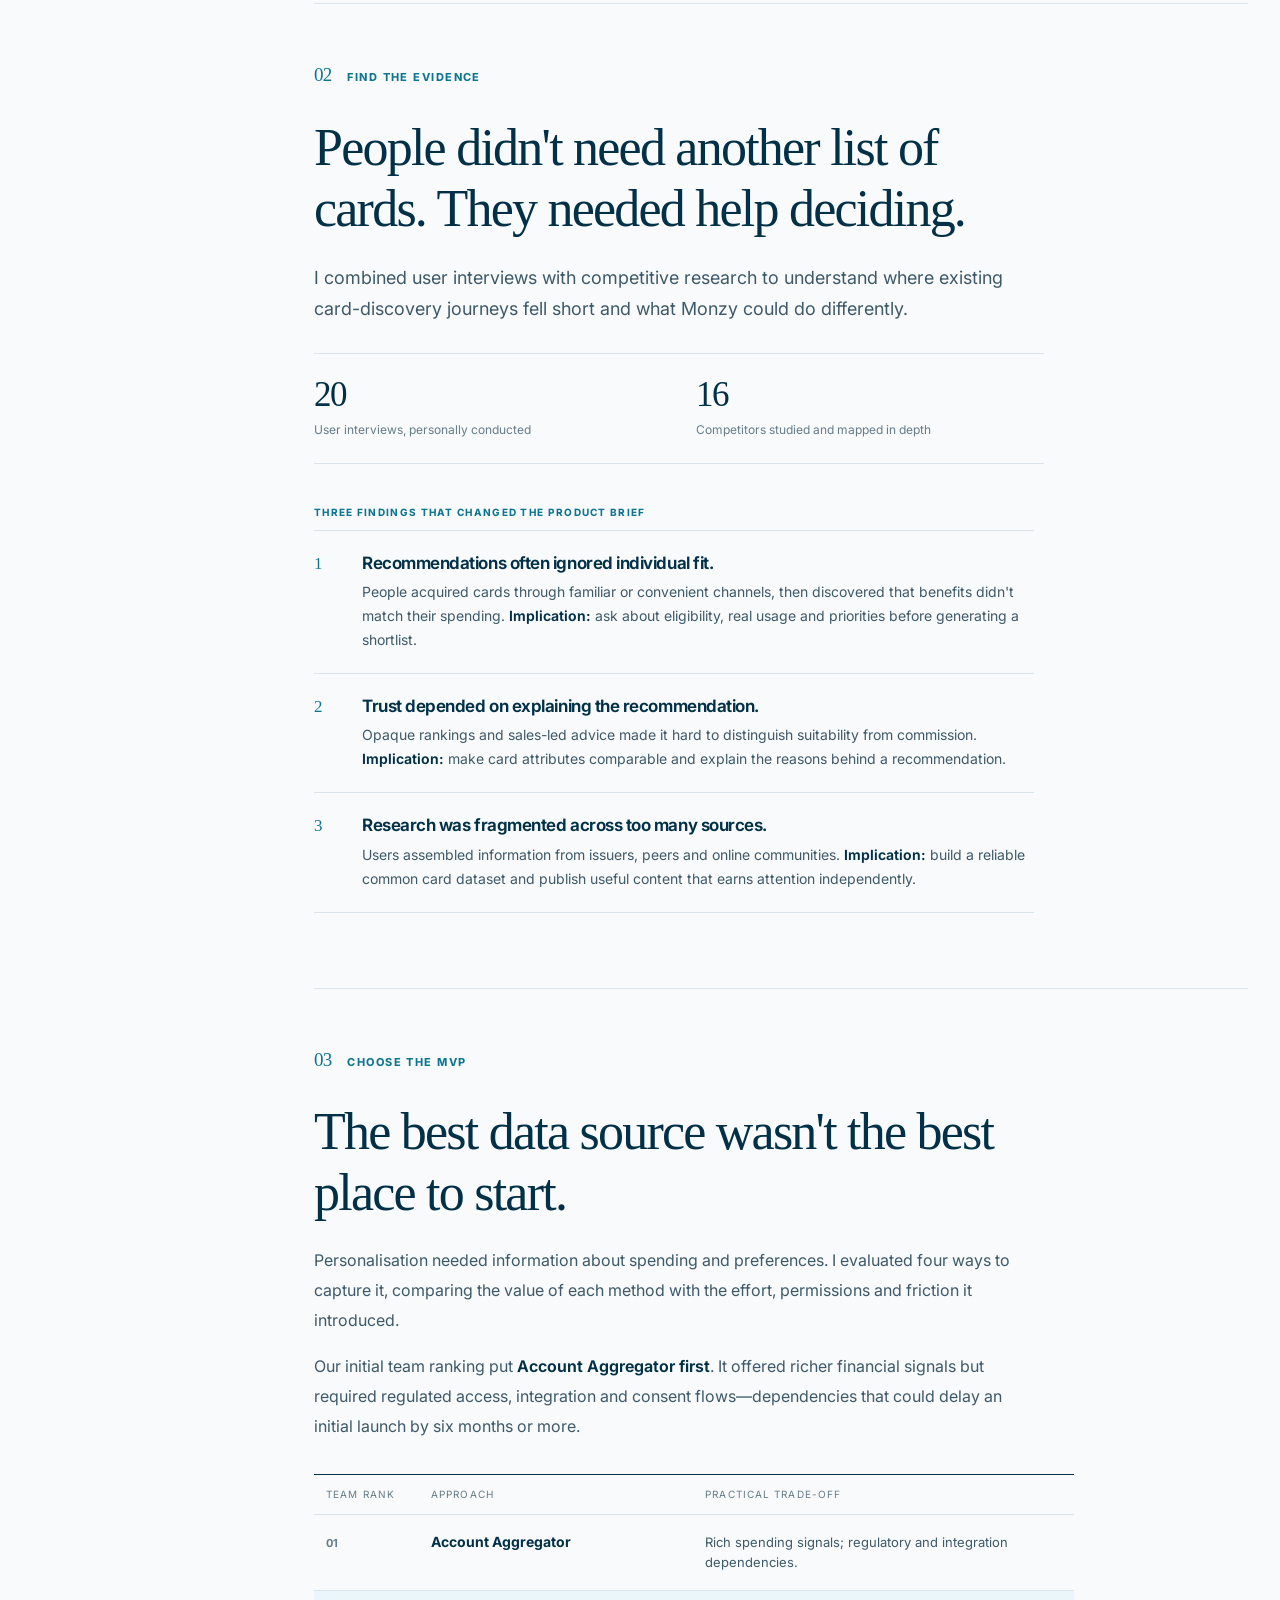
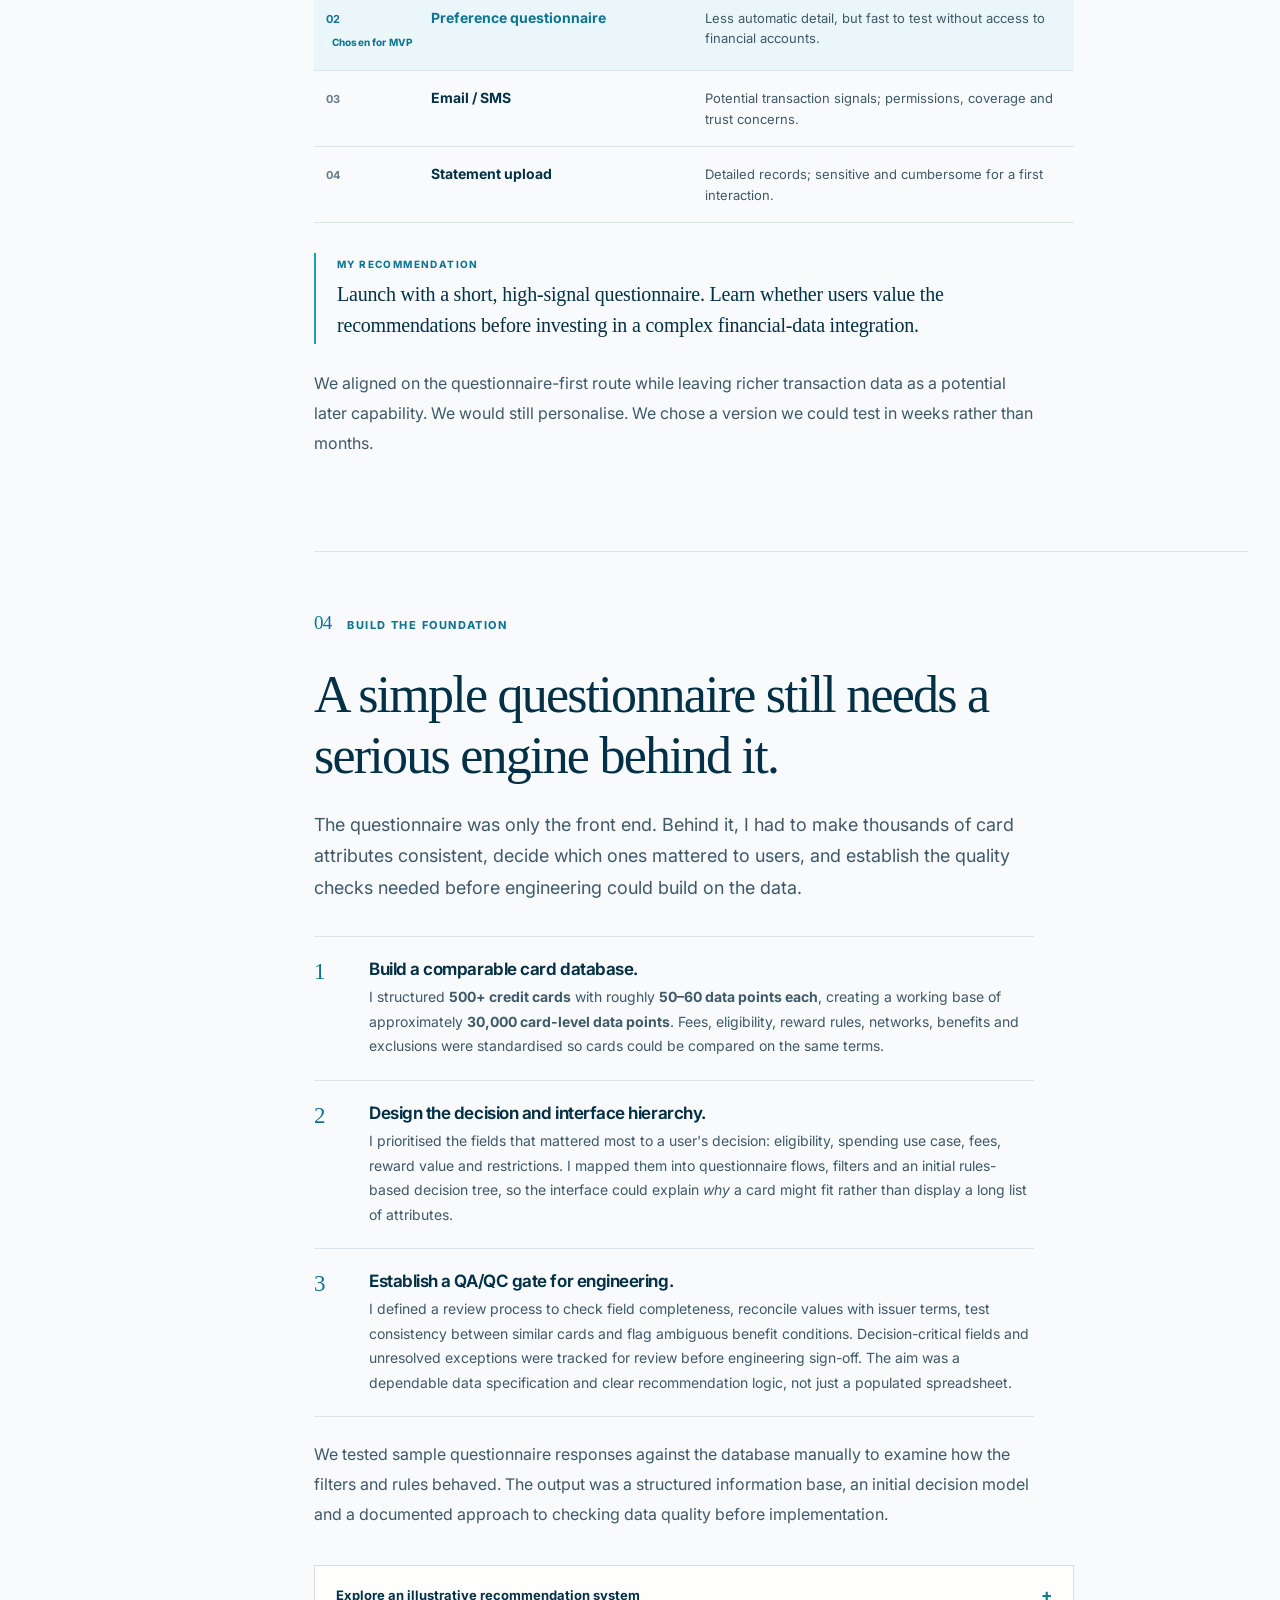
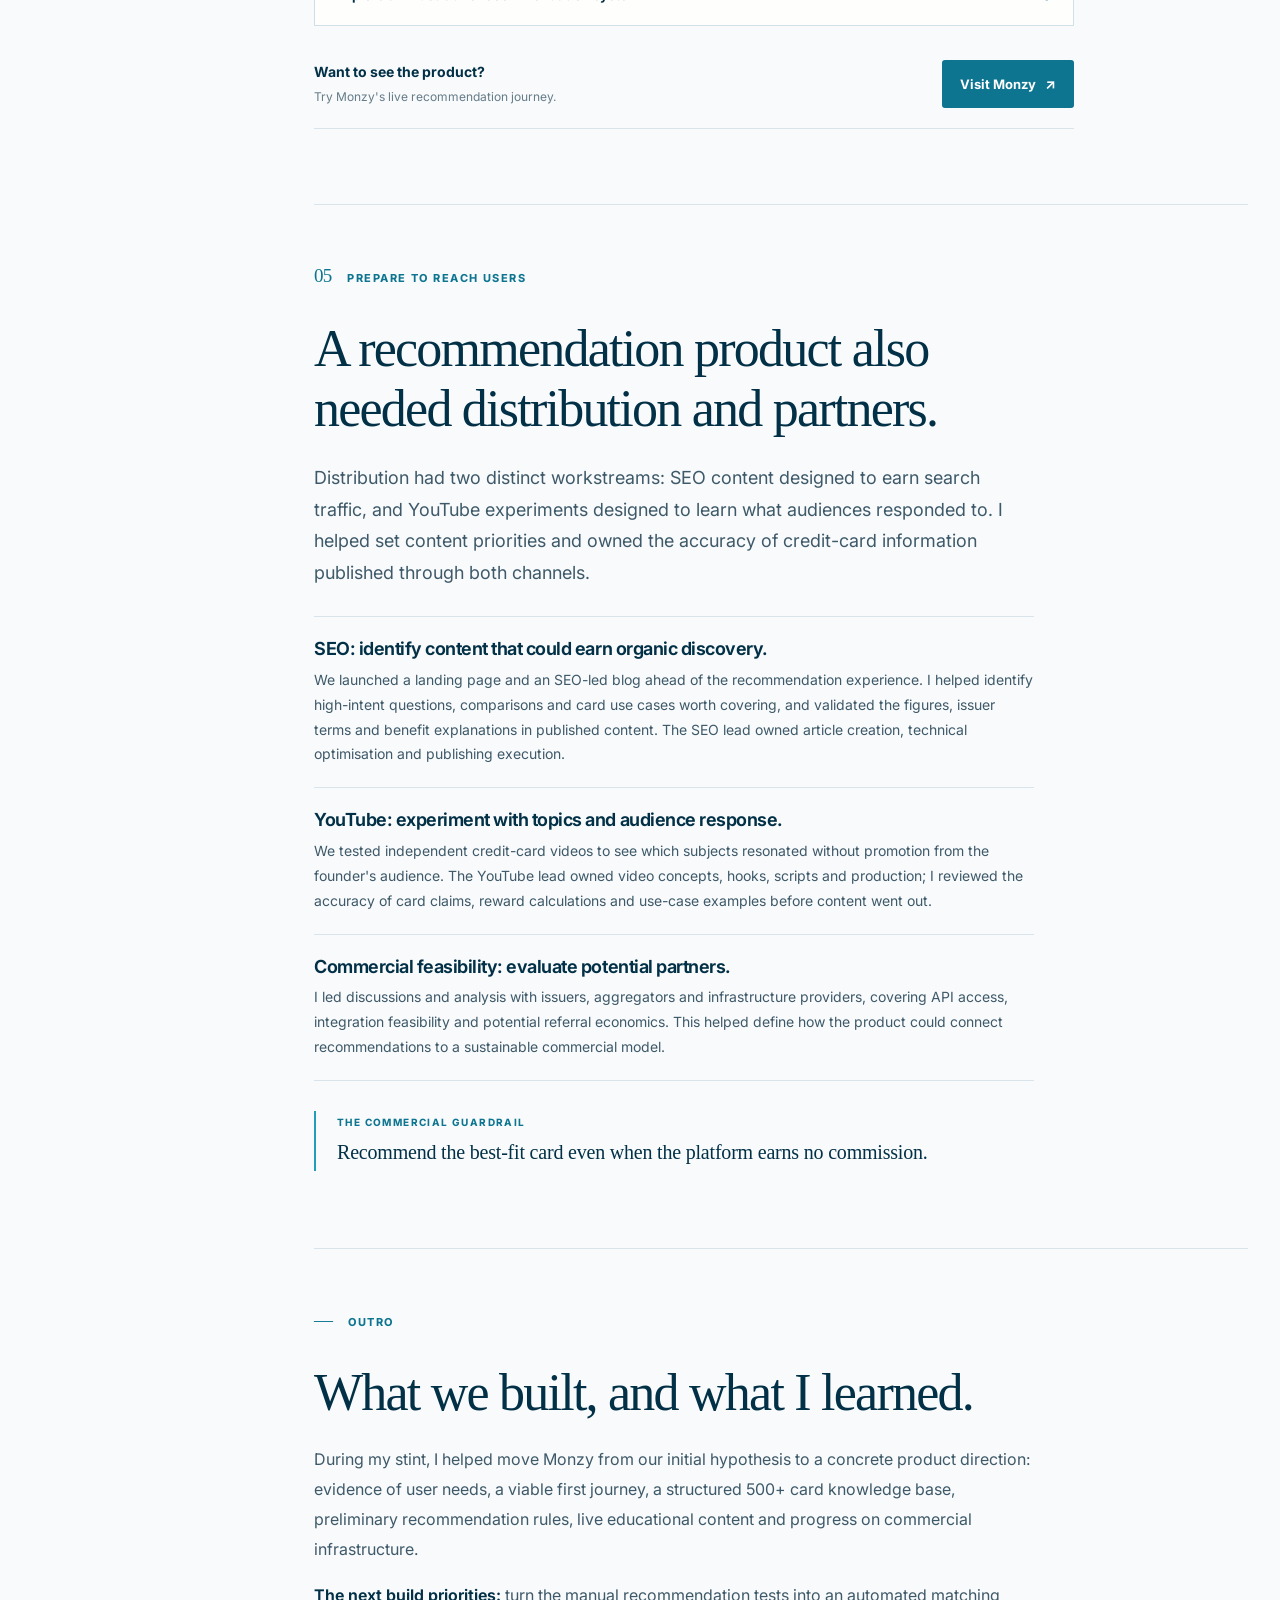
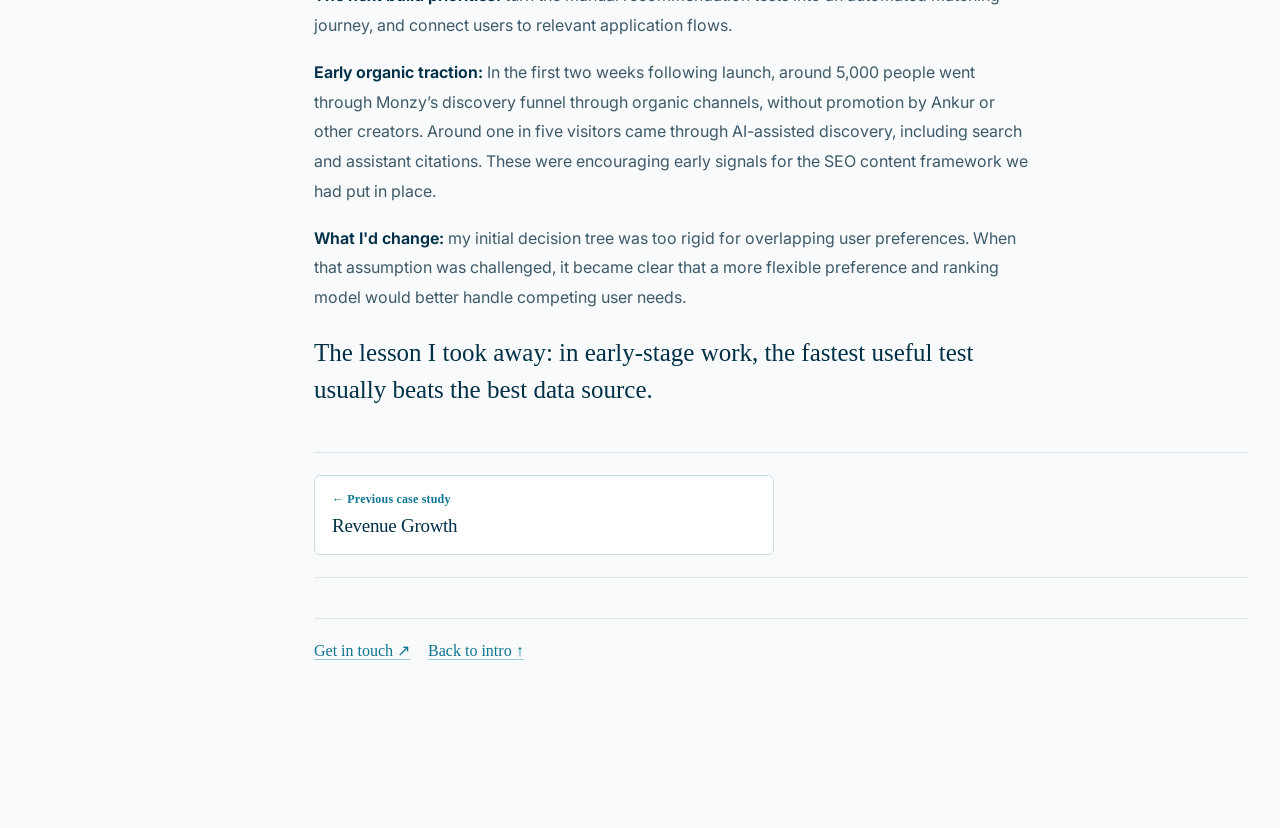
<file: product-strategy/index.html>
<!DOCTYPE html>
<html lang="en">
<head>
<link rel="icon" type="image/jpeg" href="/hire-me-creatorgrid/assets/karan-headshot.jpg?v=original-20261115">
<meta charset="UTF-8">
<meta name="viewport" content="width=device-width, initial-scale=1">
<meta name="theme-color" content="#f8fafb">
<meta name="description" content="A Monzy case study by Karan Khera: how research shaped a pragmatic credit-card recommendation MVP, a structured 500+ card foundation and commercial readiness.">
<meta property="og:type" content="article">
<meta property="og:title" content="Monzy case study | Karan Khera">
<meta property="og:description" content="How I validated a credit-card discovery opportunity, recommended a questionnaire-led MVP, and built the 500+ card data and decision foundation.">
<!-- KARAN: Set og:image to an absolute URL of a real 1200 x 630 cover image after hosting. Omitted until available to avoid broken LinkedIn previews. -->
<meta name="twitter:card" content="summary_large_image">
<title>Monzy — From research to a testable product strategy | Karan Khera</title>
<link rel="preconnect" href="https://fonts.googleapis.com">
<link rel="preconnect" href="https://fonts.gstatic.com" crossorigin>
<link href="https://fonts.googleapis.com/css2?family=Inter:wght@400..800&display=swap" rel="stylesheet">
<style>
:root{--bg:#f8fafb;--ink:#023047;--body:#3e5969;--muted:#657c89;--line:#d9e5ea;--accent:#0e7591;--accent-light:#eaf6f9;--white:#fff;--serif:Georgia,'Times New Roman',serif;--sans:Inter,-apple-system,BlinkMacSystemFont,'Segoe UI',Arial,sans-serif}
*{box-sizing:border-box}
html{scroll-behavior:smooth}
body{margin:0;background:var(--bg);color:var(--ink);font:16px/1.72 var(--sans);-webkit-font-smoothing:antialiased}
::selection{background:#d6edf3}
a{color:var(--accent);text-underline-offset:3px}a:hover{text-decoration-thickness:2px}
button{font:inherit}button:focus-visible,a:focus-visible,summary:focus-visible{outline:3px solid #219ebc;outline-offset:4px}
.sitebar{height:66px;display:flex;align-items:center;justify-content:space-between;gap:12px;padding:0 5.1%;border-bottom:1px solid var(--line);background:var(--bg)}
.sitebar strong{font-size:13px;letter-spacing:-.01em}.sitebar span{font-size:11px;letter-spacing:.08em;color:var(--muted);text-transform:uppercase}
.rail{position:fixed;top:103px;left:max(18px,calc((100vw - 1430px)/2));width:222px;max-height:calc(100dvh - 125px);overflow:auto;padding:0 18px 16px 0;scrollbar-width:thin;border-right:1px solid var(--line);z-index:10}
.rail-title{font-size:10px;text-transform:uppercase;letter-spacing:.13em;color:var(--muted);font-weight:700;margin:2px 0 18px}
.rail a{display:flex;align-items:baseline;gap:12px;color:#5c7887;text-decoration:none;font-size:12px;line-height:1.35;padding:11px 9px;border-radius:4px;transition:color .12s,background .12s}
.rail a .nav-index{font-size:10px;letter-spacing:.04em;color:#8ea5af;min-width:18px;font-variant-numeric:tabular-nums}
.rail a.active{color:var(--accent);background:#e8f5f9;font-weight:700}
.rail a.active .nav-index{color:var(--accent)}
.rail-group{padding:18px 9px 7px;font-size:10px;letter-spacing:.12em;text-transform:uppercase;color:var(--muted);border-top:1px solid var(--line);margin-top:9px}
.rail-progress{height:2px;background:#dfe9ed;margin:21px 9px}.rail-progress span{display:block;height:100%;background:var(--accent);width:0;transition:width .15s}
.page{max-width:1000px;padding:0 32px 118px;margin-left:max(282px,calc((100vw - 1430px)/2 + 278px))}
.prose{max-width:760px}
.hero{padding-top:92px;padding-bottom:87px}
.eyebrow{font-size:11px;letter-spacing:.14em;font-weight:750;text-transform:uppercase;color:var(--accent)}
h1,h2,h3,p{margin-top:0}
h1{font:normal clamp(46px,5.8vw,74px)/1.105 var(--serif);letter-spacing:-.048em;margin:23px 0 26px;max-width:820px}
.dek{font-size:clamp(17px,1.85vw,21px);line-height:1.65;max-width:715px;color:var(--body);margin-bottom:33px}
.context{display:flex;flex-wrap:wrap;gap:9px 27px;font-size:12px;color:var(--muted);padding:22px 0 26px;border-top:1px solid var(--line);border-bottom:1px solid var(--line)}
.context strong{color:var(--ink);font-weight:650;display:block;font-size:13px}
.context span{min-width:130px}
.executive{padding-top:33px;max-width:720px}
.executive .eyebrow{margin-bottom:12px}
.executive p{color:var(--body);font-size:16px;line-height:1.82;margin-bottom:0}
.executive strong{color:var(--ink)}
section.act,.outro{padding-top:55px;padding-bottom:75px;border-top:1px solid var(--line);scroll-margin-top:28px}
.chapter{display:flex;align-items:baseline;gap:16px;color:var(--accent);font-size:11px;font-weight:750;letter-spacing:.13em;text-transform:uppercase;margin-bottom:26px}
.chapter .n{font-size:19px;letter-spacing:-.04em;font-family:var(--serif);font-weight:400}
h2{font:normal clamp(35px,4.2vw,52px)/1.17 var(--serif);letter-spacing:-.034em;margin-bottom:22px;max-width:740px}
h3{font-weight:650;letter-spacing:-.027em;font-size:19px;line-height:1.36;margin-bottom:9px}
.body{font-size:16px;line-height:1.86;color:var(--body);max-width:720px}
.body p{margin-bottom:17px}.body strong{color:var(--ink);font-weight:650}
.body a{font-weight:600}
.text-lead{font-size:18px;line-height:1.75;color:var(--body);max-width:720px;margin-bottom:28px}
.rule-note{border-left:2px solid var(--accent);padding:3px 0 3px 21px;margin:30px 0 2px;max-width:705px}
.rule-note .caption{font-size:10px;letter-spacing:.14em;text-transform:uppercase;color:var(--accent);font-weight:750;margin-bottom:6px}
.rule-note p{font:normal 20px/1.55 var(--serif);letter-spacing:-.01em;margin:0}
.evidence{display:grid;grid-template-columns:repeat(3,minmax(0,1fr));gap:26px;border-top:1px solid var(--line);border-bottom:1px solid var(--line);padding:20px 0 24px;margin:28px 0 32px;max-width:730px}
.evidence .stat{font:normal 35px/1.2 var(--serif);letter-spacing:-.04em;color:var(--ink)}
.evidence .stat-label{font-size:12px;line-height:1.5;color:var(--muted);margin-top:5px}
.subsection{font-size:10px;color:var(--accent);font-weight:750;text-transform:uppercase;letter-spacing:.13em;margin:40px 0 9px}
.finding{display:grid;grid-template-columns:34px minmax(0,1fr);gap:14px;border-top:1px solid var(--line);padding:21px 0;max-width:720px}
.finding:last-child{border-bottom:1px solid var(--line)}
.finding .index{font:normal 17px/1.4 var(--serif);color:var(--accent)}
.finding h3{font-size:17px;margin-bottom:5px}
.finding p{color:var(--body);font-size:14px;line-height:1.72;margin:0}
.finding em{font-style:normal;font-weight:650;color:var(--ink)}
.footnote{font-size:12px;line-height:1.7;color:var(--muted);max-width:720px;margin:18px 0 0}
.matrix{margin:32px 0 20px;max-width:760px;border-top:1px solid var(--ink)}
.matrix-head{display:grid;grid-template-columns:95px minmax(172px,1fr) 1.35fr;gap:10px;padding:11px 12px;border-bottom:1px solid var(--line);font-size:10px;text-transform:uppercase;letter-spacing:.11em;color:var(--muted)}
.matrix-row{display:grid;grid-template-columns:95px minmax(172px,1fr) 1.35fr;gap:10px;align-items:start;padding:17px 12px;border-bottom:1px solid var(--line);font-size:13px;line-height:1.58}
.matrix-row b{font-size:14px;line-height:1.45}.matrix-row .rank{font-size:11px;color:var(--muted);font-weight:700;padding-top:3px}
.matrix-row .trade{color:var(--body)}
.matrix-row.chosen{background:var(--accent-light)}
.matrix-row.chosen .rank{color:var(--accent)}
.matrix-row.chosen b{color:var(--accent)}
.chosen-label{display:inline-block;color:#0e7591;background:#ecf7fa;border-radius:3px;font-size:10px;font-weight:750;padding:2px 6px;margin-top:5px;letter-spacing:.015em}
.steps{margin:33px 0 23px;max-width:720px;border-top:1px solid var(--line)}
.step-row{padding:21px 0;display:grid;grid-template-columns:45px minmax(0,1fr);gap:10px;border-bottom:1px solid var(--line)}
.step-row .ordinal{font:normal 23px/1.2 var(--serif);color:var(--accent)}
.step-row h3{font-size:17px;margin-bottom:4px}
.step-row p{font-size:14px;line-height:1.75;color:var(--body);margin:0}
.interactive{max-width:760px;margin-top:36px;border:1px solid #d1e0e6;background:#fefefd}
.interactive>summary{display:flex;align-items:center;justify-content:space-between;gap:20px;cursor:pointer;list-style:none;padding:18px 21px;color:var(--ink);font-size:13px;font-weight:700}
.interactive>summary::-webkit-details-marker{display:none}
.interactive>summary .expand-label{color:var(--accent);font-size:17px;line-height:1}
.interactive[open]>summary .expand-label{transform:rotate(45deg)}
.interactive-inner{padding:23px 24px 29px;border-top:1px solid var(--line)}
.interactive-inner>.small{font-size:12px;color:var(--muted);line-height:1.65;margin:0 0 17px}
.demo-top{display:flex;align-items:center;justify-content:space-between;gap:12px;font-size:11px;color:var(--accent);font-weight:700;margin-bottom:22px}
.progressline{height:3px;background:#e5e9e5;margin:-9px 0 24px}.progressline span{display:block;height:100%;background:var(--accent);width:20%;transition:width .2s}
.demo-q{font:normal 27px/1.25 var(--serif);margin:0 0 8px}
.demo-hint{font-size:13px;color:var(--muted);margin-bottom:19px}
.demo-choices{display:grid;grid-template-columns:1fr 1fr;gap:9px}
.choice{cursor:pointer;text-align:left;padding:13px 15px;background:var(--white);border:1px solid #d8edf2;border-radius:3px;min-height:68px;color:var(--ink);transition:border .12s,background .12s}
.choice strong{display:block;font-size:13px;font-weight:700;line-height:1.3}
.choice span{display:block;color:var(--muted);font-size:11px;margin-top:5px;line-height:1.35}
.choice[aria-pressed=true]{background:#ecf7fa;border:2px solid var(--accent);padding:12px 14px}
.demo-actions{display:flex;align-items:center;justify-content:space-between;margin-top:20px;gap:12px}
.demo-actions button{border:1px solid var(--ink);background:var(--ink);color:white;cursor:pointer;padding:10px 17px;border-radius:3px;font-size:12px;font-weight:700}
.demo-actions button.secondary{border:none;background:transparent;color:var(--ink);padding-left:0}
.demo-actions button:disabled{opacity:.35;cursor:not-allowed}
.summary-list{padding:0;margin:19px 0 0;list-style:none;border-top:1px solid var(--line)}
.summary-list li{border-bottom:1px solid var(--line);padding:7px 0;font-size:13px;color:var(--body)}
.link-grid{border-top:1px solid var(--line);margin-top:28px;max-width:720px}
.link-row{padding:20px 0;border-bottom:1px solid var(--line)}
.link-row h3{margin-bottom:6px;font-size:18px}.link-row p{color:var(--body);font-size:14px;line-height:1.78;margin:0}
.conclusion-line{border-top:1px solid var(--line);padding-top:24px;margin-top:29px;font-size:13px;color:var(--muted);line-height:1.7;max-width:720px}
.outro{padding-bottom:45px}.outro .closing{font:normal 25px/1.5 var(--serif);max-width:680px;margin-top:21px;color:var(--ink)}
.lastlinks{display:flex;gap:20px;flex-wrap:wrap;font-size:13px;font-weight:650;margin-top:40px;padding-top:18px;border-top:1px solid var(--line)}
@media(max-width:1080px){.rail{left:14px;width:181px}.page{margin-left:218px;max-width:none;padding-right:30px;padding-left:16px}.rail a{gap:7px;padding:10px 6px}}
@media(max-width:675px){.sitebar{padding:0 15px;height:58px}.sitebar span{font-size:9px}.rail{left:5px;top:79px;width:53px;max-height:calc(100dvh - 94px);padding-right:5px}.rail-title{display:none}.rail a{justify-content:center;align-items:center;padding:12px 1px;font-size:0;min-height:43px}.rail a .nav-index{font-size:11px;min-width:0}.rail-group{font-size:8px;padding:14px 0 8px;text-align:center}.rail-progress{margin:15px 5px}.page{margin-left:66px;padding-left:12px;padding-right:15px;padding-bottom:60px}.hero{padding-top:57px;padding-bottom:57px}h1{font-size:clamp(34px,7.7vw,50px);letter-spacing:-.042em}.dek{font-size:16px}.context{gap:12px 20px}.context span{min-width:100px;font-size:11px}.context strong{font-size:12px}section.act,.outro{padding-top:40px;padding-bottom:55px}h2{font-size:clamp(30px,6vw,40px)}.text-lead{font-size:16px}.body{font-size:15px;line-height:1.78}.evidence{gap:10px}.evidence .stat{font-size:27px}.evidence .stat-label{font-size:10px}.chapter{margin-bottom:20px}.matrix-head{display:none}.matrix-row{grid-template-columns:1fr;gap:2px;padding:14px 8px}.matrix-row .rank{font-size:10px}.matrix-row .trade{font-size:12px}.interactive-inner{padding:18px 13px}.interactive>summary{padding:14px}.demo-choices{grid-template-columns:1fr}.rule-note p{font-size:19px}.link-row p{font-size:13px}}
@media(max-width:380px){.rail{width:44px}.page{margin-left:54px;padding-left:11px;padding-right:11px}.rail a{min-height:40px}.sitebar strong{font-size:11px;white-space:nowrap}.sitebar span{font-size:9px}h1{font-size:32px}h2{font-size:29px}.evidence{grid-template-columns:1fr;gap:12px}.evidence .stat{font-size:29px}.context{display:grid;grid-template-columns:1fr 1fr}.step-row{grid-template-columns:27px 1fr;gap:6px}.finding{grid-template-columns:23px 1fr;gap:8px}.rule-note{padding-left:13px}}
@media(max-width:675px){.rail{display:none}.page{margin-left:0;padding-left:16px;padding-right:16px}}
@media(prefers-reduced-motion:reduce){html{scroll-behavior:auto}.progressline span,.rail-progress span{transition:none}}

.site-cta{margin-top:14px;padding:20px 0;border-bottom:1px solid var(--line);display:flex;align-items:center;justify-content:space-between;gap:18px;max-width:760px}
.site-cta strong,.site-cta span{display:block}.site-cta strong{font-size:14px;font-weight:700}.site-cta span{color:var(--muted);font-size:12px;margin-top:3px}
.cta-button{display:inline-flex;align-items:center;justify-content:center;gap:9px;background:var(--accent);color:white;text-decoration:none;padding:12px 18px;border-radius:3px;font-size:13px;font-weight:700;white-space:nowrap;flex-shrink:0}
.cta-button:hover{color:white;background:#023047}
.cta-button span{display:inline;color:inherit;margin:0;font-size:14px}
.card-examples{margin-top:22px;border-top:1px solid var(--line);padding-top:20px}
.card-examples h4{margin:0 0 4px;font-size:15px;letter-spacing:-.02em}
.card-examples .card-subtext{font-size:12px;line-height:1.65;color:var(--muted);margin:0 0 15px}
.card-example-list{display:grid;grid-template-columns:repeat(3,minmax(0,1fr));gap:9px}
.card-example{border:1px solid var(--line);background:#fff;padding:14px 12px;min-height:106px}
.card-example strong{display:block;font-size:13px;line-height:1.35;color:var(--ink)}
.card-example span{display:block;font-size:11px;line-height:1.45;color:var(--muted);margin-top:6px}
/* Pending interview count and QA examples require source confirmation; see TODOs in HTML. */


/* Portfolio identity and chapter hierarchy */
.sitebar .site-wordmark{font-size:15px;font-weight:750;letter-spacing:-.035em;color:var(--ink);text-decoration:none}
.sitebar .site-links{display:flex;align-items:center;gap:24px}
.sitebar .site-links a{font-size:12px;font-weight:600;letter-spacing:0;text-transform:none;color:var(--body);text-decoration:none}
.sitebar .site-links a:hover{color:var(--accent);text-decoration:underline}
@media(max-width:675px){.card-example-list{grid-template-columns:1fr}.card-example{min-height:0}.site-cta{align-items:flex-start;flex-direction:column}.cta-button{width:100%}}
.hero-category{display:flex;align-items:baseline;gap:12px}
.hero-category .hero-kicker{font-size:10px;font-weight:600;letter-spacing:.11em;color:var(--muted)}
.hero-category .hero-project{font-size:12px;font-weight:800;letter-spacing:.11em;color:var(--accent)}
.evidence{grid-template-columns:repeat(2,minmax(0,1fr));gap:34px}
@media(max-width:675px){.sitebar .site-links{gap:16px}.sitebar .site-links a{font-size:11px}.evidence{gap:18px}}
@media(max-width:380px){.evidence{grid-template-columns:repeat(2,minmax(0,1fr))}.evidence .stat{font-size:27px}.evidence .stat-label{font-size:11px}}

</style>
<style id="portfolio-nav-style">
    .portfolio-case-header{height:66px;display:flex;align-items:center;justify-content:space-between;gap:16px;padding:0 max(24px,5.1%);background:#f4f7fc;border-bottom:1px solid #d7e3f2;color:#193a66;font-family:Inter,system-ui,sans-serif;font-size:12px;position:relative;z-index:50}
    .portfolio-case-header a{color:#214c89;text-decoration:none;font-weight:650;white-space:nowrap}
    .portfolio-case-header a:hover{text-decoration:underline;text-underline-offset:4px}
    .portfolio-case-name{display:flex;align-items:center;gap:7px;color:#536e90;font-size:12px;white-space:nowrap}
    .portfolio-case-name b{color:#214c89;letter-spacing:.06em;font-weight:700}
    .portfolio-case-actions{display:flex;gap:13px;align-items:center;justify-content:flex-end;min-width:145px}
    .portfolio-back{min-width:145px}.back-short{display:none}
    .portfolio-case-actions .case-switch-space{display:block;width:35px}
    .portfolio-case-header .case-divider{color:#9bb2cf}
    @media(max-width:675px){.portfolio-case-header{height:58px;padding:0 13px;font-size:10px;gap:8px}.portfolio-case-name{font-size:10px;gap:4px}.portfolio-case-name .case-name{display:none}.portfolio-case-actions{min-width:0;gap:9px}.portfolio-case-actions .case-switch-space{display:none}.portfolio-back{min-width:0}.back-long{display:none}.back-short{display:inline}}
    @media(max-width:350px){.portfolio-case-name .case-divider{display:none}.portfolio-case-actions{gap:7px}}
    </style><link rel="stylesheet" href="../site-design.css">
<script>if(window.parent!==window)document.documentElement.classList.add('embedded-page');</script>
</head>
<body class="portfolio-case">
<header class="portfolio-case-header" aria-label="Portfolio navigation">
  <a class="portfolio-back" href="../" aria-label="Back to home">← Back to home</a>
  <span class="portfolio-case-name"><b>03 / 03</b><span class="case-divider">·</span><span class="case-name">Product Strategy</span></span>
  <span class="portfolio-case-filler" aria-hidden="true"></span>
</header>

<nav class="rail" id="rail" aria-label="Page navigation">
<div class="rail-title">In this case study</div>
<a href="#intro" data-track="intro" class="active" aria-label="Intro"><span class="nav-index" aria-hidden="true"></span><span class="nav-text">Intro</span></a>
<div class="rail-group">Five acts</div>
<a href="#act-1" data-track="act-1" aria-label="Act 1: Frame the opportunity"><span class="nav-index">01</span><span class="nav-text">Frame the opportunity</span></a>
<a href="#act-2" data-track="act-2" aria-label="Act 2: Find the evidence"><span class="nav-index">02</span><span class="nav-text">Find the evidence</span></a>
<a href="#act-3" data-track="act-3" aria-label="Act 3: Choose the MVP"><span class="nav-index">03</span><span class="nav-text">Choose the MVP</span></a>
<a href="#act-4" data-track="act-4" aria-label="Act 4: Build the foundation"><span class="nav-index">04</span><span class="nav-text">Build the foundation</span></a>
<a href="#act-5" data-track="act-5" aria-label="Act 5: Prepare to reach users"><span class="nav-index">05</span><span class="nav-text">Prepare to reach users</span></a>
<div class="rail-group"></div>
<a href="#outro" data-track="outro" aria-label="Outro"><span class="nav-index" aria-hidden="true"></span><span class="nav-text">Outro</span></a>
<div class="rail-progress" aria-hidden="true"><span id="read-progress"></span></div>
</nav>
<main class="page">
<section id="intro" class="hero" aria-labelledby="hero-title">
 <div class="eyebrow hero-category"><span class="hero-kicker">Case study</span><span class="hero-project">Monzy</span></div>
 <h1 id="hero-title">Helping people pick a credit card, instead of being sold one.</h1>
 <p class="dek">How I tested the premise behind a new credit-card discovery business, recommended a practical first product, and built the data and decision logic to support it.</p>
 <div class="context"><span><strong>Monzy</strong>Early-stage personal finance</span><span><strong>June–November 2025</strong>Product discovery engagement</span><span><strong>My role</strong>Product strategy consultant</span></div>
 <div class="executive"><div class="eyebrow">The story in brief</div><p>Our hypothesis was that credit-card discovery could start with a person's needs instead of issuer promotion. <strong>I validated the opportunity, built the case for a questionnaire-led MVP, and developed the 500+ card database and initial decision logic.</strong> Over six months, we also established a live content presence and progressed commercial infrastructure discussions. Together, these created a concrete foundation for the first product.</p></div>
</section>

<section id="act-1" class="act" aria-labelledby="h-act-1">
 <div class="chapter"><span class="n">01</span><span>Frame the opportunity</span></div>
 <h2 id="h-act-1">The starting question was about trust, not card inventory.</h2>
 <div class="body"><p>Credit-card discovery in India is often shaped by sales incentives: a bank representative promotes a product, a comparison site ranks popular offers, or someone takes a friend's recommendation. None necessarily begins with how the person will use the card.</p><p>Our hypothesis was that discovery could work in reverse. Start with eligibility, spending habits and preferences; then identify relevant options and explain the trade-offs. The project would sit within Ankur Warikoo's existing company. Ankur is one of India's leading finance creators, but the long-term ambition was to build a standalone business with an independent brand.</p><p><strong>My mandate had three parts: identify and validate the gap, assess whether it could support a viable business, and determine what we could credibly build first.</strong> That meant customer and competitive research, product scoping, data design and early commercial feasibility.</p></div>
</section>

<section id="act-2" class="act" aria-labelledby="h-act-2">
 <div class="chapter"><span class="n">02</span><span>Find the evidence</span></div>
 <h2 id="h-act-2">People didn't need another list of cards. They needed help deciding.</h2>
 <p class="text-lead">I combined user interviews with competitive research to understand where existing card-discovery journeys fell short and what Monzy could do differently.</p>
 <div class="evidence" aria-label="Research scope"><div><div class="stat">20</div><div class="stat-label">User interviews, personally conducted</div></div><div><div class="stat">16</div><div class="stat-label">Competitors studied and mapped in depth</div></div></div>
 <div class="subsection">Three findings that changed the product brief</div>
 <div class="finding"><div class="index">1</div><div><h3>Recommendations often ignored individual fit.</h3><p>People acquired cards through familiar or convenient channels, then discovered that benefits didn't match their spending. <em>Implication:</em> ask about eligibility, real usage and priorities before generating a shortlist.</p></div></div>
 <div class="finding"><div class="index">2</div><div><h3>Trust depended on explaining the recommendation.</h3><p>Opaque rankings and sales-led advice made it hard to distinguish suitability from commission. <em>Implication:</em> make card attributes comparable and explain the reasons behind a recommendation.</p></div></div>
 <div class="finding"><div class="index">3</div><div><h3>Research was fragmented across too many sources.</h3><p>Users assembled information from issuers, peers and online communities. <em>Implication:</em> build a reliable common card dataset and publish useful content that earns attention independently.</p></div></div>

</section>

<section id="act-3" class="act" aria-labelledby="h-act-3">
 <div class="chapter"><span class="n">03</span><span>Choose the MVP</span></div>
 <h2 id="h-act-3">The best data source wasn't the best place to start.</h2>
 <div class="body"><p>Personalisation needed information about spending and preferences. I evaluated four ways to capture it, comparing the value of each method with the effort, permissions and friction it introduced.</p><p>Our initial team ranking put <strong>Account Aggregator first</strong>. It offered richer financial signals but required regulated access, integration and consent flows—dependencies that could delay an initial launch by six months or more.</p></div>
 <div class="matrix" role="table" aria-label="Personalisation approaches and ranking">
  <div class="matrix-head" role="row"><span role="columnheader">Team rank</span><span role="columnheader">Approach</span><span role="columnheader">Practical trade-off</span></div>
  <div class="matrix-row" role="row"><div class="rank" role="cell">01</div><b role="cell">Account Aggregator</b><div class="trade" role="cell">Rich spending signals; regulatory and integration dependencies.</div></div>
  <div class="matrix-row chosen" role="row"><div class="rank" role="cell">02<br><span class="chosen-label">Chosen for MVP</span></div><b role="cell">Preference questionnaire</b><div class="trade" role="cell">Less automatic detail, but fast to test without access to financial accounts.</div></div>
  <div class="matrix-row" role="row"><div class="rank" role="cell">03</div><b role="cell">Email / SMS</b><div class="trade" role="cell">Potential transaction signals; permissions, coverage and trust concerns.</div></div>
  <div class="matrix-row" role="row"><div class="rank" role="cell">04</div><b role="cell">Statement upload</b><div class="trade" role="cell">Detailed records; sensitive and cumbersome for a first interaction.</div></div>
 </div>
 <div class="rule-note"><div class="caption">My recommendation</div><p>Launch with a short, high-signal questionnaire. Learn whether users value the recommendations before investing in a complex financial-data integration.</p></div>
 <div class="body" style="margin-top:25px"><p>We aligned on the questionnaire-first route while leaving richer transaction data as a potential later capability. We would still personalise. We chose a version we could test in weeks rather than months.</p></div>
</section>

<section id="act-4" class="act" aria-labelledby="h-act-4">
 <div class="chapter"><span class="n">04</span><span>Build the foundation</span></div>
 <h2 id="h-act-4">A simple questionnaire still needs a serious engine behind it.</h2>
 <p class="text-lead">The questionnaire was only the front end. Behind it, I had to make thousands of card attributes consistent, decide which ones mattered to users, and establish the quality checks needed before engineering could build on the data.</p>
 <div class="steps">
  <div class="step-row"><div class="ordinal">1</div><div><h3>Build a comparable card database.</h3><p>I structured <strong>500+ credit cards</strong> with roughly <strong>50–60 data points each</strong>, creating a working base of approximately <strong>30,000 card-level data points</strong>. Fees, eligibility, reward rules, networks, benefits and exclusions were standardised so cards could be compared on the same terms.</p></div></div>
  <div class="step-row"><div class="ordinal">2</div><div><h3>Design the decision and interface hierarchy.</h3><p>I prioritised the fields that mattered most to a user's decision: eligibility, spending use case, fees, reward value and restrictions. I mapped them into questionnaire flows, filters and an initial rules-based decision tree, so the interface could explain <em>why</em> a card might fit rather than display a long list of attributes.</p></div></div>
  <div class="step-row"><div class="ordinal">3</div><div><h3>Establish a QA/QC gate for engineering.</h3><p>I defined a review process to check field completeness, reconcile values with issuer terms, test consistency between similar cards and flag ambiguous benefit conditions. Decision-critical fields and unresolved exceptions were tracked for review before engineering sign-off. The aim was a dependable data specification and clear recommendation logic, not just a populated spreadsheet.</p></div></div>
 </div>
 <div class="body"><p>We tested sample questionnaire responses against the database manually to examine how the filters and rules behaved. The output was a structured information base, an initial decision model and a documented approach to checking data quality before implementation.</p></div>
 <details class="interactive" id="walkthrough"><summary><span>Explore an illustrative recommendation system</span><span class="expand-label" aria-hidden="true">+</span></summary>
  <div class="interactive-inner"><p class="small">An interactive reconstruction of the preference logic, not Monzy's released interface or a financial recommendation. The categories are informed by Monzy's discovery journey; no real cards are ranked.</p>
   <div class="demo-top"><span id="demo-step">QUESTION 1 OF 5</span><span id="demo-status">Preferences</span></div><div class="progressline" aria-hidden="true"><span id="demo-fill"></span></div>
   <div aria-live="polite" id="demo-question"></div>
   <div class="demo-actions"><button type="button" class="secondary" id="demo-prev">← Back</button><button type="button" id="demo-next" disabled>Continue →</button></div>
  </div>
 </details>
  <div class="site-cta"><div><strong>Want to see the product?</strong><span>Try Monzy's live recommendation journey.</span></div><a class="cta-button" href="https://monzy.co/" target="_blank" rel="noopener noreferrer">Visit Monzy <span aria-hidden="true">↗</span></a></div>
 </section>

<section id="act-5" class="act" aria-labelledby="h-act-5">
 <div class="chapter"><span class="n">05</span><span>Prepare to reach users</span></div>
 <h2 id="h-act-5">A recommendation product also needed distribution and partners.</h2>
 <p class="text-lead">Distribution had two distinct workstreams: SEO content designed to earn search traffic, and YouTube experiments designed to learn what audiences responded to. I helped set content priorities and owned the accuracy of credit-card information published through both channels.</p>
 <div class="link-grid">
  <div class="link-row"><h3>SEO: identify content that could earn organic discovery.</h3><p>We launched a landing page and an SEO-led blog ahead of the recommendation experience. I helped identify high-intent questions, comparisons and card use cases worth covering, and validated the figures, issuer terms and benefit explanations in published content. The SEO lead owned article creation, technical optimisation and publishing execution.</p></div>
  <div class="link-row"><h3>YouTube: experiment with topics and audience response.</h3><p>We tested independent credit-card videos to see which subjects resonated without promotion from the founder's audience. The YouTube lead owned video concepts, hooks, scripts and production; I reviewed the accuracy of card claims, reward calculations and use-case examples before content went out.</p></div>
  <div class="link-row"><h3>Commercial feasibility: evaluate potential partners.</h3><p>I led discussions and analysis with issuers, aggregators and infrastructure providers, covering API access, integration feasibility and potential referral economics. This helped define how the product could connect recommendations to a sustainable commercial model.</p></div>
 </div>
 <div class="rule-note"><div class="caption">The commercial guardrail</div><p>Recommend the best-fit card even when the platform earns no commission.</p></div>
</section>

<section id="outro" class="outro" aria-labelledby="outro-title">
 <div class="chapter"><span class="n">—</span><span>Outro</span></div>
 <h2 id="outro-title">What we built, and what I learned.</h2>
 <div class="body"><p>During my stint, I helped move Monzy from our initial hypothesis to a concrete product direction: evidence of user needs, a viable first journey, a structured 500+ card knowledge base, preliminary recommendation rules, live educational content and progress on commercial infrastructure.</p><p><strong>The next build priorities:</strong> turn the manual recommendation tests into an automated matching journey, and connect users to relevant application flows.</p><p><strong>Early organic traction:</strong> In the first two weeks following launch, around 5,000 people went through Monzy’s discovery funnel through organic channels, without promotion by Ankur or other creators. Around one in five visitors came through AI-assisted discovery, including search and assistant citations. These were encouraging early signals for the SEO content framework we had put in place.</p><p><strong>What I'd change:</strong> my initial decision tree was too rigid for overlapping user preferences. When that assumption was challenged, it became clear that a more flexible preference and ranking model would better handle competing user needs.</p></div>
 <p class="closing">The lesson I took away: in early-stage work, the fastest useful test usually beats the best data source.</p>
 <nav class="case-bottom-nav" aria-label="Previous and next case studies">
  <a class="pager-link" href="../revenue-growth/"><small>← Previous case study</small>Revenue Growth</a>
  <span class="pager-empty" aria-hidden="true"></span>
</nav>
<div class="lastlinks"><a href="https://mail.google.com/mail/?view=cm&amp;fs=1&amp;to=karanskhera%40gmail.com&amp;su=CreatorGrid%20Founders%20Associate%20%E2%80%93%20hello" target="_blank" rel="noopener noreferrer">Get in touch ↗</a><a href="#intro">Back to intro ↑</a></div>
</section>
</main>
<script>
(()=>{
 const navLinks=[...document.querySelectorAll('.rail a[data-track]')];
 const ids=navLinks.map(a=>a.dataset.track);
 let pending=false;
 function sync(){
  pending=false;
  const marker=Math.max(92,Math.min(188,innerHeight*.26));
  let active=ids[0];
  ids.forEach(id=>{const el=document.getElementById(id);if(el && el.getBoundingClientRect().top <= marker)active=id});
  if((innerHeight+scrollY >= document.documentElement.scrollHeight-8))active=ids.at(-1);
  navLinks.forEach(a=>{const yes=a.dataset.track===active;a.classList.toggle('active',yes);if(yes)a.setAttribute('aria-current','location');else a.removeAttribute('aria-current')});
  const bottom=document.documentElement.scrollHeight-innerHeight;
  document.querySelector('#read-progress').style.width=(bottom?Math.min(100,scrollY/bottom*100):0)+'%';
 }
 addEventListener('scroll',()=>{if(!pending){pending=true;requestAnimationFrame(sync)}},{passive:true});
 addEventListener('resize',sync);addEventListener('hashchange',()=>setTimeout(sync,120));sync();
 const data=[
  {title:'What would you use a card for most?',label:'Start with purpose',opts:[['travel','Travel','Flights, hotels and airport benefits'],['shopping','Shopping','Online purchases and everyday rewards'],['bills','Everyday expenses','Fuel, utilities and essentials']]},
  {title:'What matters most within that?',label:'Specify the benefit',dynamic:true},
  {title:'How do you feel about an annual fee?',label:'Apply constraints',opts:[['free','Prefer no annual fee','Keep the recurring cost low'],['paid','Open to a fee','If the expected value justifies it']]},
  {title:'Which rewards do you prefer?',label:'Clarify how value is earned',opts:[['cashback','Cashback','Simple statement or transaction savings'],['points','Points or miles','Value through later redemption']]},
  {title:'Would you use this card for UPI?',label:'Check payment compatibility',opts:[['yes','Yes','UPI support is important'],['no','Not a priority','Other benefits matter more']]}
 ];
 const specific={travel:[['lounge','Lounge access','Airport benefits'],['miles','Airline miles','Flight rewards'],['forex','Low forex charges','Spend overseas']],shopping:[['online','Online shopping','Marketplaces and retail'],['food','Food delivery','Dining and delivery'],['flex','Broad cashback','Across merchants']],bills:[['fuel','Fuel','Fuel spending'],['grocery','Groceries','Essentials'],['utilities','Utility bills','Regular payments']]};

  // Illustrative card examples. Verify live issuer terms before making any real recommendation.
  // The available combinations (3 × 3 × 2 × 2 × 2) are always handled, including sparse intersections.
  const cardPool=[
    {name:'Kiwi RuPay Credit Card',issuer:'Multiple issuers',free:true,upi:true,reward:'cashback',focus:['shopping','food','flex','online']},
    {name:'Axis Bank Fibe RuPay',issuer:'Axis Bank',free:true,upi:true,reward:'cashback',focus:['food','shopping','online']},
    {name:'YES Bank FinBooster RuPay',issuer:'YES Bank',free:true,upi:true,reward:'points',focus:['shopping','online','flex']},
    {name:'YES Bank RuPay Credit Card',issuer:'YES Bank',free:true,upi:true,reward:'points',focus:['flex','grocery','utilities']},
    {name:'AU KOSMO Credit Card',issuer:'AU Bank',free:true,upi:true,reward:'points',focus:['fuel','grocery','flex']},
    {name:'Flex by Google Pay (Axis)',issuer:'Axis Bank',free:true,upi:true,reward:'points',focus:['shopping','online','flex']},
    {name:'AU SPONT Credit Card',issuer:'AU Bank',free:false,upi:true,reward:'cashback',focus:['shopping','flex','grocery']},
    {name:'IDFC FIRST EA₹N',issuer:'IDFC FIRST Bank',free:false,upi:true,reward:'cashback',focus:['shopping','online','flex']},
    {name:'HDFC UPI RuPay Credit Card',issuer:'HDFC Bank',free:false,upi:true,reward:'points',focus:['flex','grocery','utilities']},
    {name:'FIRST Power',issuer:'IDFC FIRST Bank',free:false,upi:true,reward:'points',focus:['fuel','utilities','grocery']},
    {name:'Amazon Pay ICICI Credit Card',issuer:'ICICI Bank',free:true,upi:false,reward:'cashback',focus:['shopping','online','flex']},
    {name:'AU Bank LIT Credit Card',issuer:'AU Bank',free:true,upi:false,reward:'points',focus:['shopping','online','flex']},
    {name:'BOBCARD ETERNA',issuer:'BOBCARD',free:true,upi:false,reward:'points',focus:['travel','lounge','miles','food']},
    {name:'BOBCARD PREMIER',issuer:'BOBCARD',free:true,upi:false,reward:'points',focus:['travel','food','miles']},
    {name:'Axis Bank ATLAS Credit Card',issuer:'Axis Bank',free:false,upi:false,reward:'points',focus:['travel','miles','lounge','forex']},
    {name:'American Express Platinum Travel',issuer:'American Express',free:false,upi:false,reward:'points',focus:['travel','lounge','miles']},
    {name:'Airtel Axis Bank Credit Card',issuer:'Axis Bank',free:false,upi:false,reward:'cashback',focus:['utilities','food','grocery']},
    {name:'BPCL SBI Card',issuer:'SBI Card',free:false,upi:false,reward:'points',focus:['fuel','grocery','flex']},
    {name:'SBI Cashback Credit Card',issuer:'SBI Card',free:false,upi:false,reward:'cashback',focus:['shopping','online','flex']},
    {name:'American Express SmartEarn',issuer:'American Express',free:false,upi:false,reward:'points',focus:['shopping','online','food']}
  ];
  function pickSampleCards(a){
    // Respect the visitor's strict constraints (fee and UPI), then favour preference overlap.
    let pool=cardPool.filter(c=>(a[2]!=='free'||c.free)&&(a[4]!=='yes'||c.upi));
    // Visitors open to fees may still discover no-fee options.
    const score=c=>(c.focus.includes(a[1])?4:0)+(c.focus.includes(a[0])?2:0)+(c.reward===a[3]?2:0)+(a[2]==='paid'&&!c.free?1:0);
    const shuffled=pool.map(c=>({c,s:score(c),tie:Math.random()})).sort((x,y)=>y.s-x.s||x.tie-y.tie);
    return shuffled.slice(0,3).map(x=>x.c);
  }

 const answers=Array(5).fill(null);let step=0,complete=false;
 const host=document.getElementById('demo-question'),prev=document.getElementById('demo-prev'),next=document.getElementById('demo-next');
 function render(){
  const config=data[step],opts=config.dynamic?(specific[answers[0]]||specific.shopping):config.opts;
  document.getElementById('demo-step').textContent=complete?'YOUR PREFERENCE SIGNALS':`QUESTION ${step+1} OF 5`;
  document.getElementById('demo-status').textContent=complete?'Review':config.label;
  document.getElementById('demo-fill').style.width=(complete?100:(step+1)*20)+'%';
  host.replaceChildren();
  if(complete){
   const h=document.createElement('h3');h.className='demo-q';h.textContent='What the answers tell us';host.appendChild(h);
    const fee=answers[2]==='free'?'a card without an annual fee':'a card whose benefits justify its annual fee';
    const reward=answers[3]==='cashback'?'cashback':'points or miles';
    const selectedFocus=(specific[answers[0]]||specific.shopping).find(x=>x[0]===answers[1]);
    const focus=selectedFocus?selectedFocus[1].toLowerCase():'your preferred spending category';
    const network=answers[4]==='yes'?', with a RuPay option for eligible UPI payments':'';
    const profile=document.createElement('p');profile.className='demo-hint';profile.style.color='var(--ink)';profile.style.fontWeight='600';profile.textContent=`Card profile to explore: ${fee} with ${reward} benefits for ${focus}${network}.`;host.appendChild(profile);
    const p=document.createElement('p');p.className='demo-hint';p.textContent='Below are real card names from the Monzy catalogue, selected illustratively. They are not scored, ranked or verified matches for your profile. Check current fees, benefits, eligibility and restrictions on Monzy.';host.appendChild(p);
    const list=document.createElement('ul');list.className='summary-list';
    answers.forEach((a,i)=>{const opts=data[i].dynamic?specific[answers[0]]:data[i].opts;const v=opts.find(x=>x[0]===a);if(v){const li=document.createElement('li');li.textContent=v[1];list.appendChild(li)}});
    host.appendChild(list);
    const section=document.createElement('div');section.className='card-examples';
    const heading=document.createElement('h4');heading.textContent='Three cards worth comparing';section.appendChild(heading);
    const sub=document.createElement('p');sub.className='card-subtext';sub.textContent='Examples rotate between runs. Availability and rewards may change. These are demonstrations of preference filtering, not personal financial advice.';section.appendChild(sub);
    const grid=document.createElement('div');grid.className='card-example-list';
    pickSampleCards(answers).forEach(c=>{const item=document.createElement('div');item.className='card-example';const name=document.createElement('strong');name.textContent=c.name;const details=document.createElement('span');details.textContent=`${c.issuer} · ${c.free?'No stated annual fee':'Annual fee applies'}${c.upi?' · RuPay':''}`;item.append(name,details);grid.appendChild(item)});
    section.appendChild(grid);host.appendChild(section);
    next.textContent='Start again ↻';next.disabled=false;prev.disabled=false;
  }else{
   const h=document.createElement('h3');h.className='demo-q';h.textContent=config.title;host.appendChild(h);
   const hint=document.createElement('p');hint.className='demo-hint';hint.textContent='Choose one answer to continue.';host.appendChild(hint);
   const grid=document.createElement('div');grid.className='demo-choices';grid.setAttribute('role','group');grid.setAttribute('aria-label',config.title);
   opts.forEach(([key,title,sub])=>{const b=document.createElement('button');b.className='choice';b.type='button';b.setAttribute('aria-pressed',String(answers[step]===key));const t=document.createElement('strong');t.textContent=title;const s=document.createElement('span');s.textContent=sub;b.append(t,s);b.addEventListener('click',()=>{if(step===0 && answers[0]!==key)answers[1]=null;answers[step]=key;grid.querySelectorAll('button').forEach(btn=>btn.setAttribute('aria-pressed',String(btn===b)));next.disabled=false});grid.appendChild(b)});
   host.appendChild(grid);next.textContent=step===4?'Review answers →':'Continue →';next.disabled=answers[step]==null;prev.disabled=step===0;
  }
 }
 next.addEventListener('click',()=>{if(complete){answers.fill(null);step=0;complete=false}else if(answers[step]!==null){if(step===4)complete=true;else step++}render()});
 prev.addEventListener('click',()=>{if(complete){complete=false;step=4}else if(step>0)step--;render()});
 render();
})();
</script>

<!-- Shared, audio-reactive player: only the top-level page owns playback. -->
<aside class="music-dock" id="music-dock" data-playing="false" aria-label="Optional background music">
  <audio id="cafe-music" preload="none" loop></audio>
  <div class="music-shell">
    <button type="button" class="music-play" id="music-toggle" aria-label="Play background music" aria-pressed="false" aria-busy="false" title="Play or pause">
      <svg class="music-icon-play" viewBox="0 0 24 24" aria-hidden="true"><path d="M7 4.8a1 1 0 0 1 1.5-.86l11 7.2a1 1 0 0 1 0 1.72l-11 7.2A1 1 0 0 1 7 19.2V4.8Z"/></svg>
      <svg class="music-icon-pause" viewBox="0 0 24 24" aria-hidden="true"><rect x="6" y="4.5" width="4.5" height="15" rx="1"/><rect x="13.5" y="4.5" width="4.5" height="15" rx="1"/></svg>
    </button>
    <div class="music-copy">
      <strong class="music-track" id="music-track">Rest Is Part of Work</strong>
      <span class="music-artist" id="music-artist">Instrumental</span>
      <span class="music-meta" id="music-meta">Checking audio…</span>
      <div class="music-progress" aria-hidden="true"><span id="music-fill"></span></div>
    </div>
    <div class="music-meter" aria-hidden="true"><canvas id="music-canvas" width="160" height="64"></canvas></div>
  </div>
  <span role="status" class="sr-only" id="music-status" aria-live="polite"></span>
</aside>
<script>(function(){
  if(window.parent !== window)return;
  const dock=document.getElementById('music-dock');
  const audio=document.getElementById('cafe-music');
  const btn=document.getElementById('music-toggle');
  const title=document.getElementById('music-track');
  const artist=document.getElementById('music-artist');
  const meta=document.getElementById('music-meta');
  const progress=document.getElementById('music-fill');
  const status=document.getElementById('music-status');
  const canvas=document.getElementById('music-canvas');
  const ctx=canvas.getContext('2d');
  const WANT='../assets/music/rest-is-part-of-work.mp3';
  const DEMO='../assets/music/cafe-afterhours.mp3';
  let demo=false,ready=false,webAudio=null,source=null,analyser=null,bins=null,raf=0;
  const reduce=window.matchMedia('(prefers-reduced-motion: reduce)');
  function metadata(){
    if(demo){
      title.textContent='Café Afterhours (Sample)';
      artist.textContent='Original demo instrumental';
      meta.textContent='Sample audio · add your MP3 to replace';
    } else {
      title.textContent='Rest Is Part of Work';
      artist.textContent='Instrumental';
      meta.textContent='Music off · tap to play';
    }
    btn.disabled=false;
    btn.setAttribute('aria-busy','false');
    ready=true;
  }
  function selectAudio(){
    // Try the exact filename first, including when opened as a local file:// site.
    // Fall back to an explicitly labelled demo, never silently mislabelling the sample.
    function found(){
      audio.removeEventListener('error',missing);
      demo=false;
      metadata();
    }
    function missing(){
      audio.removeEventListener('loadedmetadata',found);
      demo=true;
      audio.addEventListener('loadedmetadata',metadata,{once:true});
      audio.addEventListener('error',()=>{
        btn.disabled=true;
        meta.textContent='Audio file unavailable';
        status.textContent='No audio available';
      },{once:true});
      audio.src=DEMO;
      audio.load();
    }
    audio.addEventListener('loadedmetadata',found,{once:true});
    audio.addEventListener('error',missing,{once:true});
    audio.preload='metadata';
    audio.src=WANT;
    audio.load();
  }
  function setPlaying(v){
    dock.dataset.playing=String(v);
    btn.setAttribute('aria-label',v?'Pause background music':'Play background music');
    btn.setAttribute('aria-pressed',String(v));
    status.textContent=v?'Background music playing':'Background music paused';
    if(v){meta.textContent=demo?'Sample playing':'Playing · tap to pause';draw();}
    else {meta.textContent=demo?'Sample audio · add your MP3 to replace':'Music off · tap to play';cancelAnimationFrame(raf);drawIdle();}
  }
  function makeGraph(){
    if(webAudio||!window.AudioContext && !window.webkitAudioContext)return;
    const AudioCtx=window.AudioContext||window.webkitAudioContext;
    webAudio=new AudioCtx();source=webAudio.createMediaElementSource(audio);
    analyser=webAudio.createAnalyser();analyser.fftSize=512;analyser.smoothingTimeConstant=.77;
    bins=new Uint8Array(analyser.frequencyBinCount);
    source.connect(analyser);analyser.connect(webAudio.destination);
  }
  function paint(arr){
    if(!ctx)return;
    const width=canvas.width,height=canvas.height;
    ctx.clearRect(0,0,width,height);
    const n=arr.length,bar=3.7,gap=2.45,total=n*bar+(n-1)*gap,x0=(width-total)/2;
    for(let i=0;i<n;i++){
      const h=Math.max(3,Math.min(height-5,arr[i]));
      ctx.fillStyle=(dock.dataset.playing==='true')?'#375b8b':'#a5b6ce';
      ctx.beginPath();ctx.roundRect(x0+i*(bar+gap),(height-h)/2,bar,h,1.9);ctx.fill();
    }
  }
  const idle=[4,7,5,9,6,11,7,5,8,5,9,6,4,7,5,9,6,5,8,4,6,5,4];
  function drawIdle(){paint(idle);}
  function draw(){
    cancelAnimationFrame(raf);
    if(audio.paused||reduce.matches){drawIdle();return;}
    if(analyser){
      analyser.getByteFrequencyData(bins);
      const bars=[];
      for(let i=0;i<23;i++){
        const low=Math.floor(2*Math.pow(1.13,i));
        const hi=Math.min(bins.length-1,Math.max(low+1,Math.floor(2*Math.pow(1.13,i+1))));
        let total=0;for(let j=low;j<hi;j++)total+=bins[j];
        const v=total/(hi-low);
        bars.push(3+Math.pow(v/255,.83)*47);
      }
      paint(bars);
    }else drawIdle();
    raf=requestAnimationFrame(draw);
  }
  btn.disabled=true;btn.setAttribute('aria-busy','true');drawIdle();selectAudio();
  btn.addEventListener('click',async()=>{
    if(!ready)return;
    if(!audio.paused){audio.pause();return;}
    try{
      makeGraph();
      if(webAudio&&webAudio.state==='suspended')await webAudio.resume();
      await audio.play();
    }catch(e){meta.textContent='Playback unavailable';status.textContent='Audio could not play';setPlaying(false);}
  });
  audio.addEventListener('playing',()=>setPlaying(true));
  audio.addEventListener('pause',()=>setPlaying(false));
  audio.addEventListener('timeupdate',()=>{const t=audio.duration?audio.currentTime/audio.duration*100:0;progress.style.width=t+'%';});
  audio.addEventListener('error',()=>{meta.textContent='Audio unavailable';status.textContent='Audio could not be loaded';setPlaying(false);});
  // Keep music playing when the visitor switches tabs; play and pause remain user-controlled.
  reduce.addEventListener?.('change',()=>{if(reduce.matches){cancelAnimationFrame(raf);drawIdle();}else if(!audio.paused)draw();});
})();</script>
<script src="../site-navigation.js"></script>
</body>
</html>
</file>
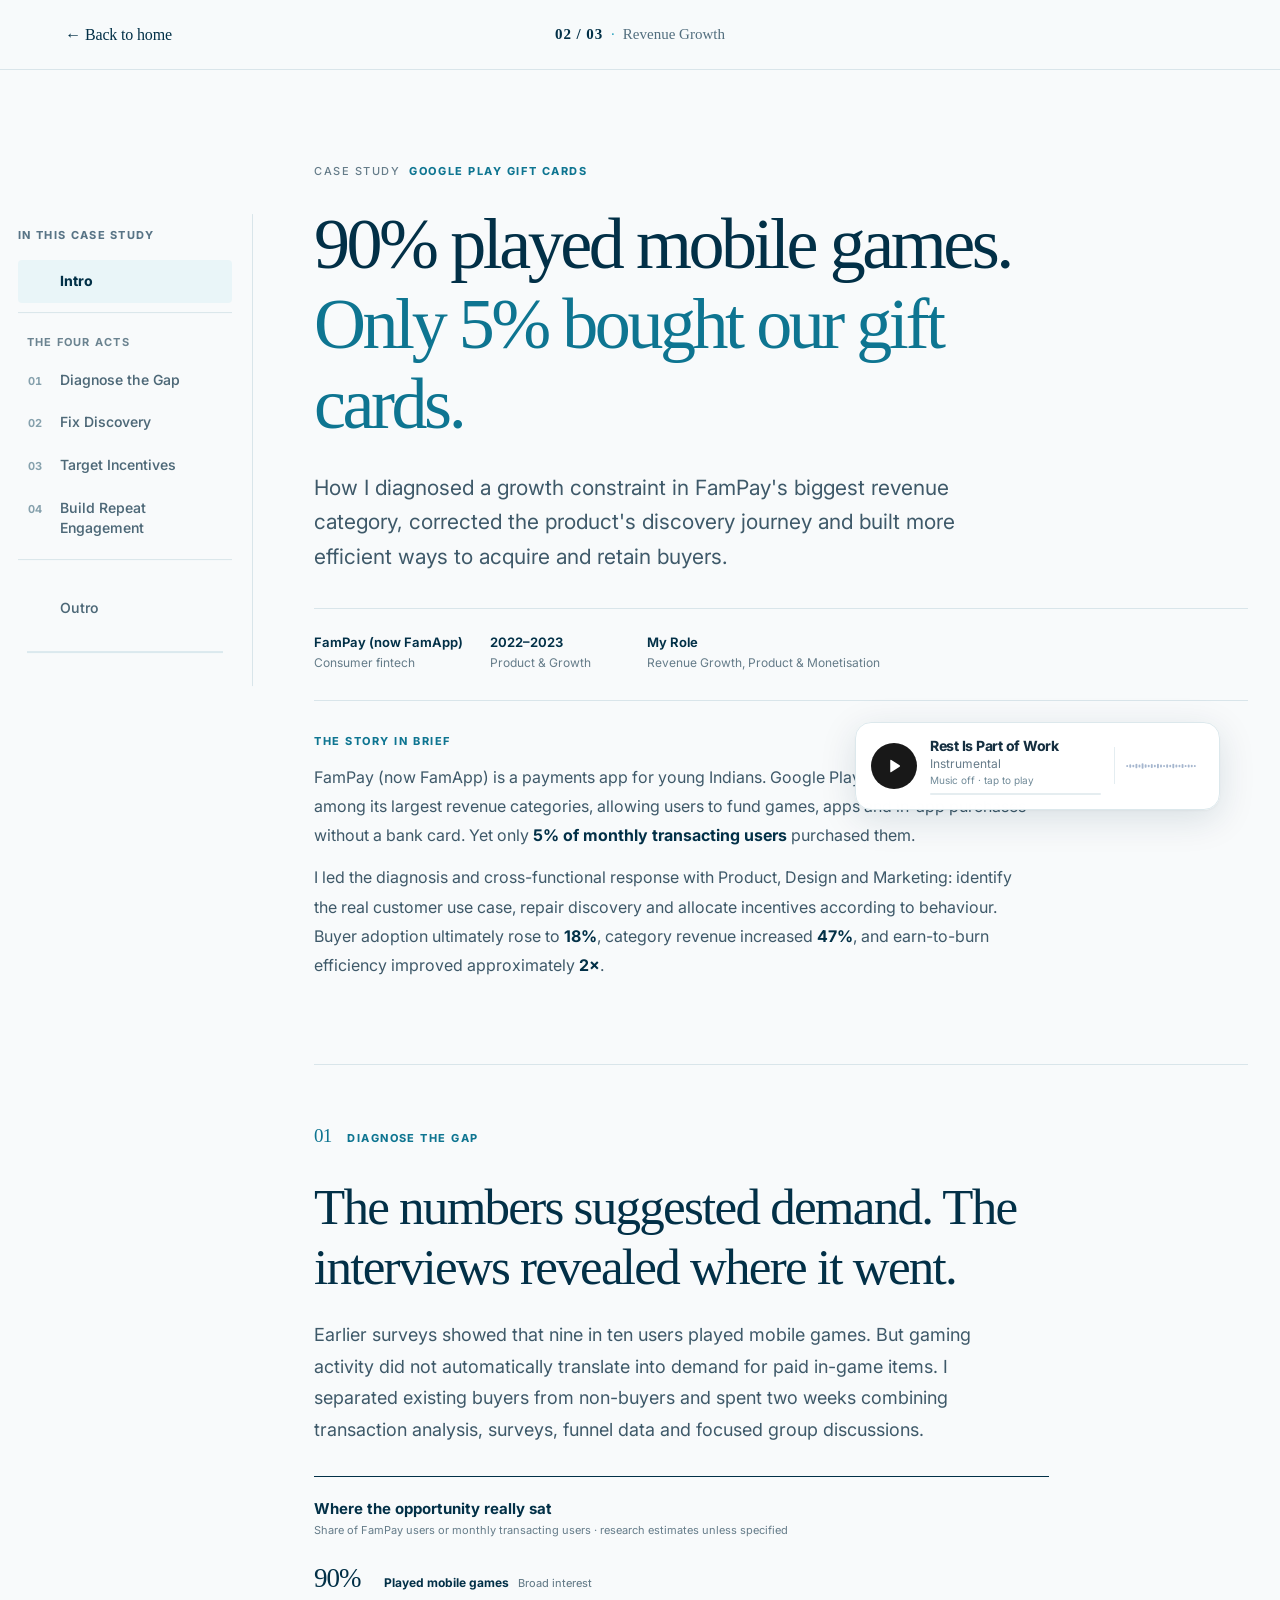
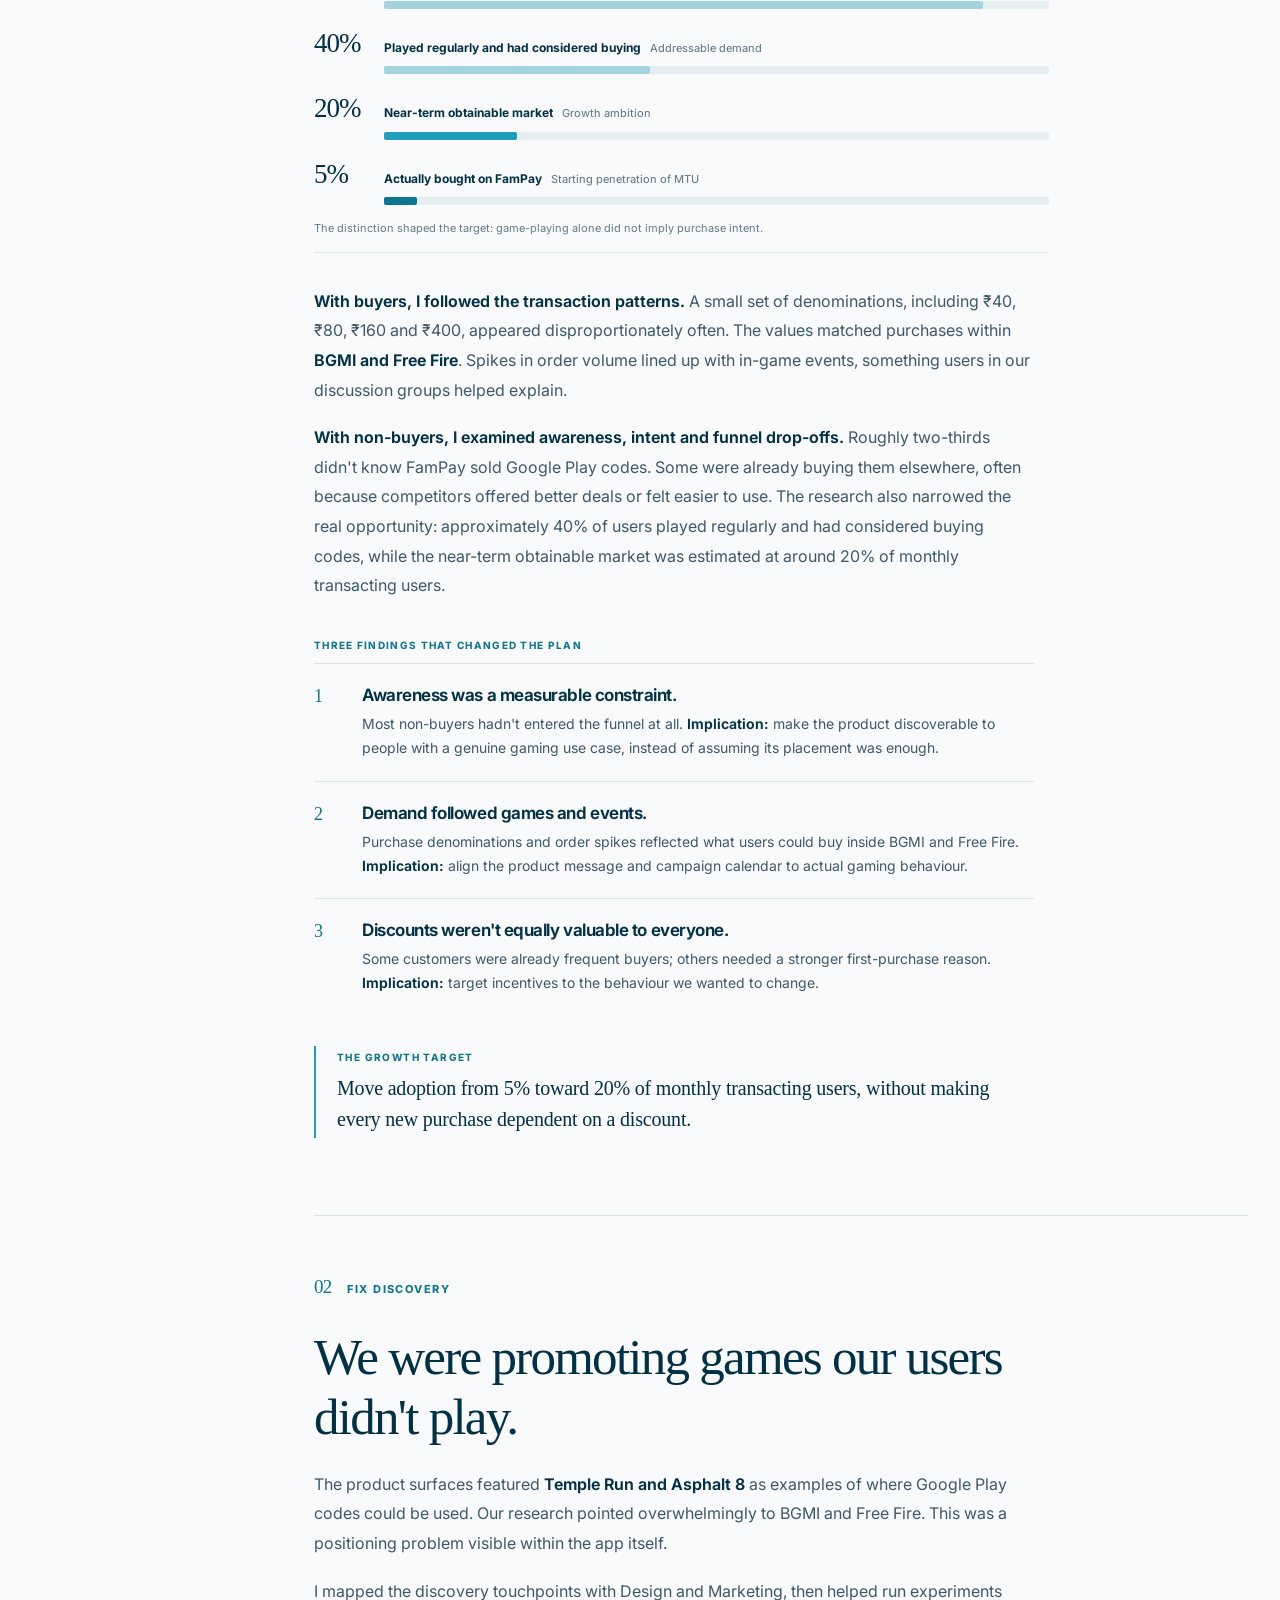
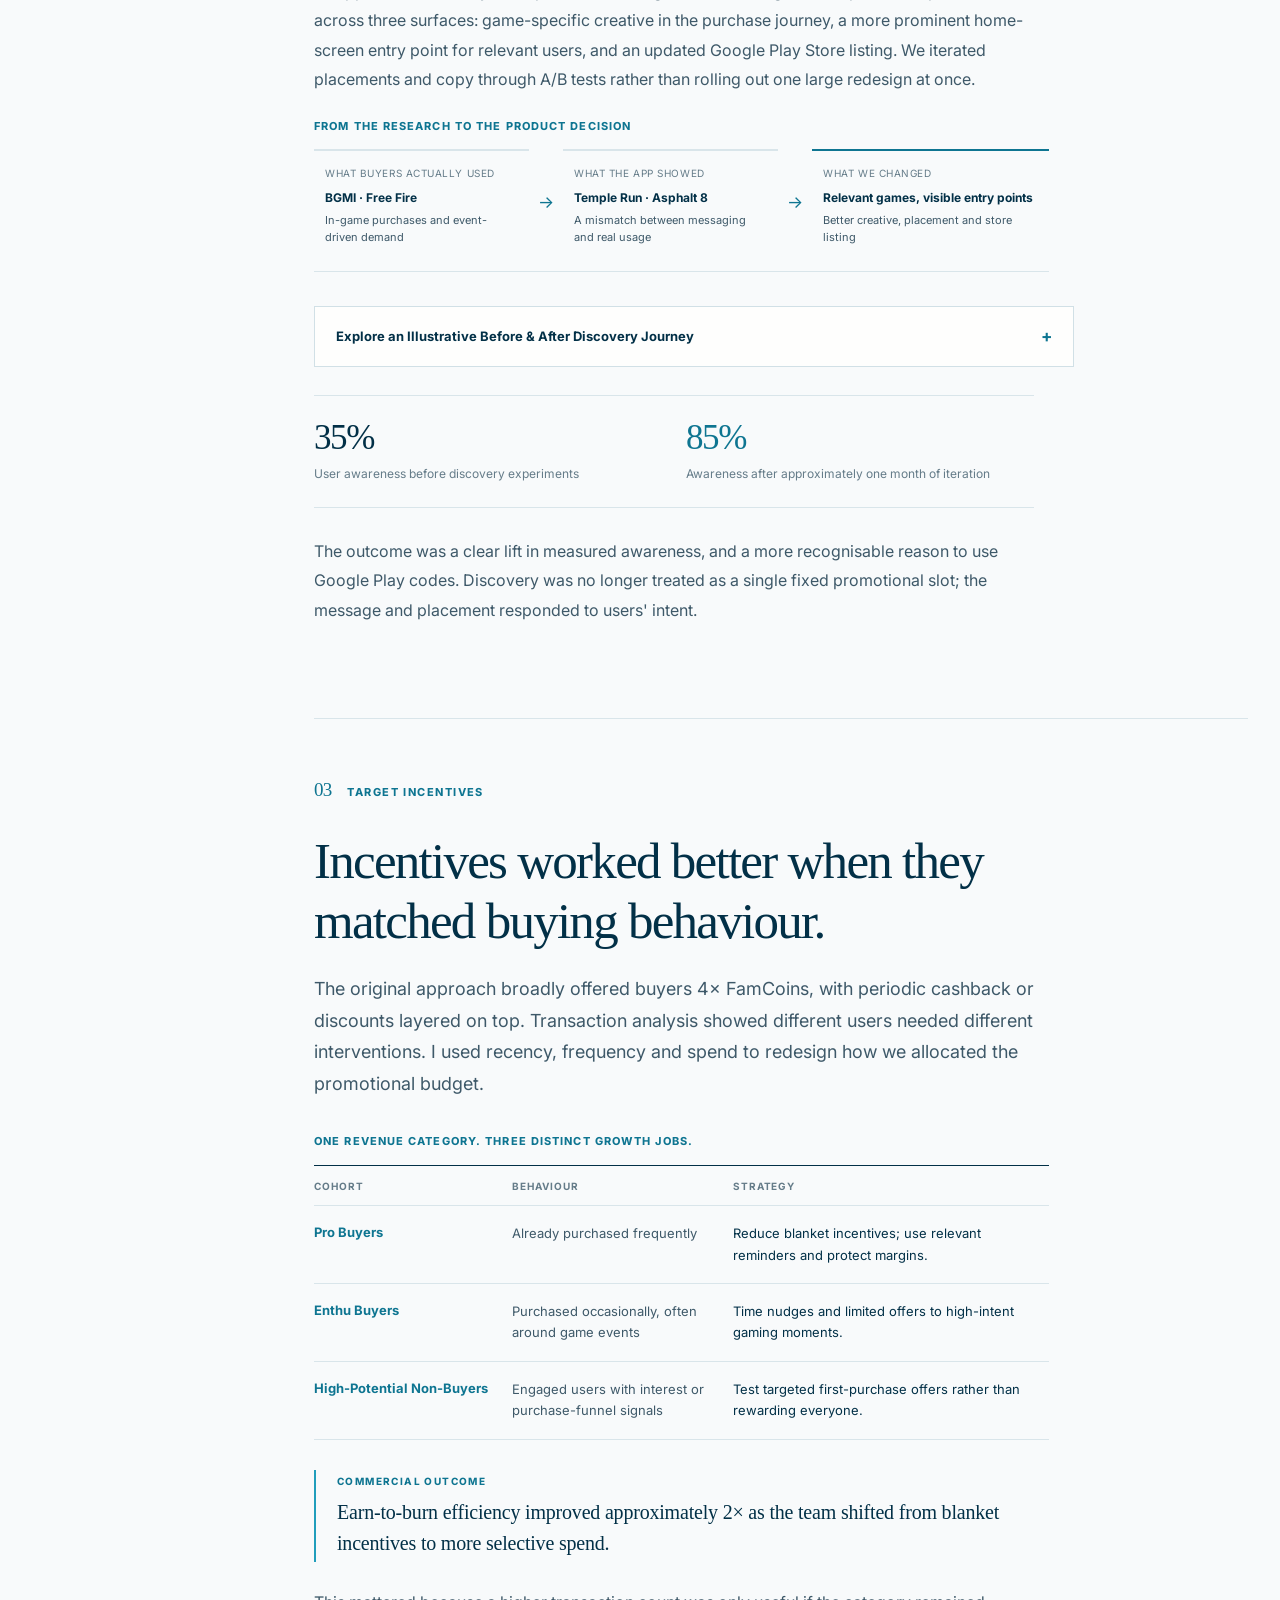
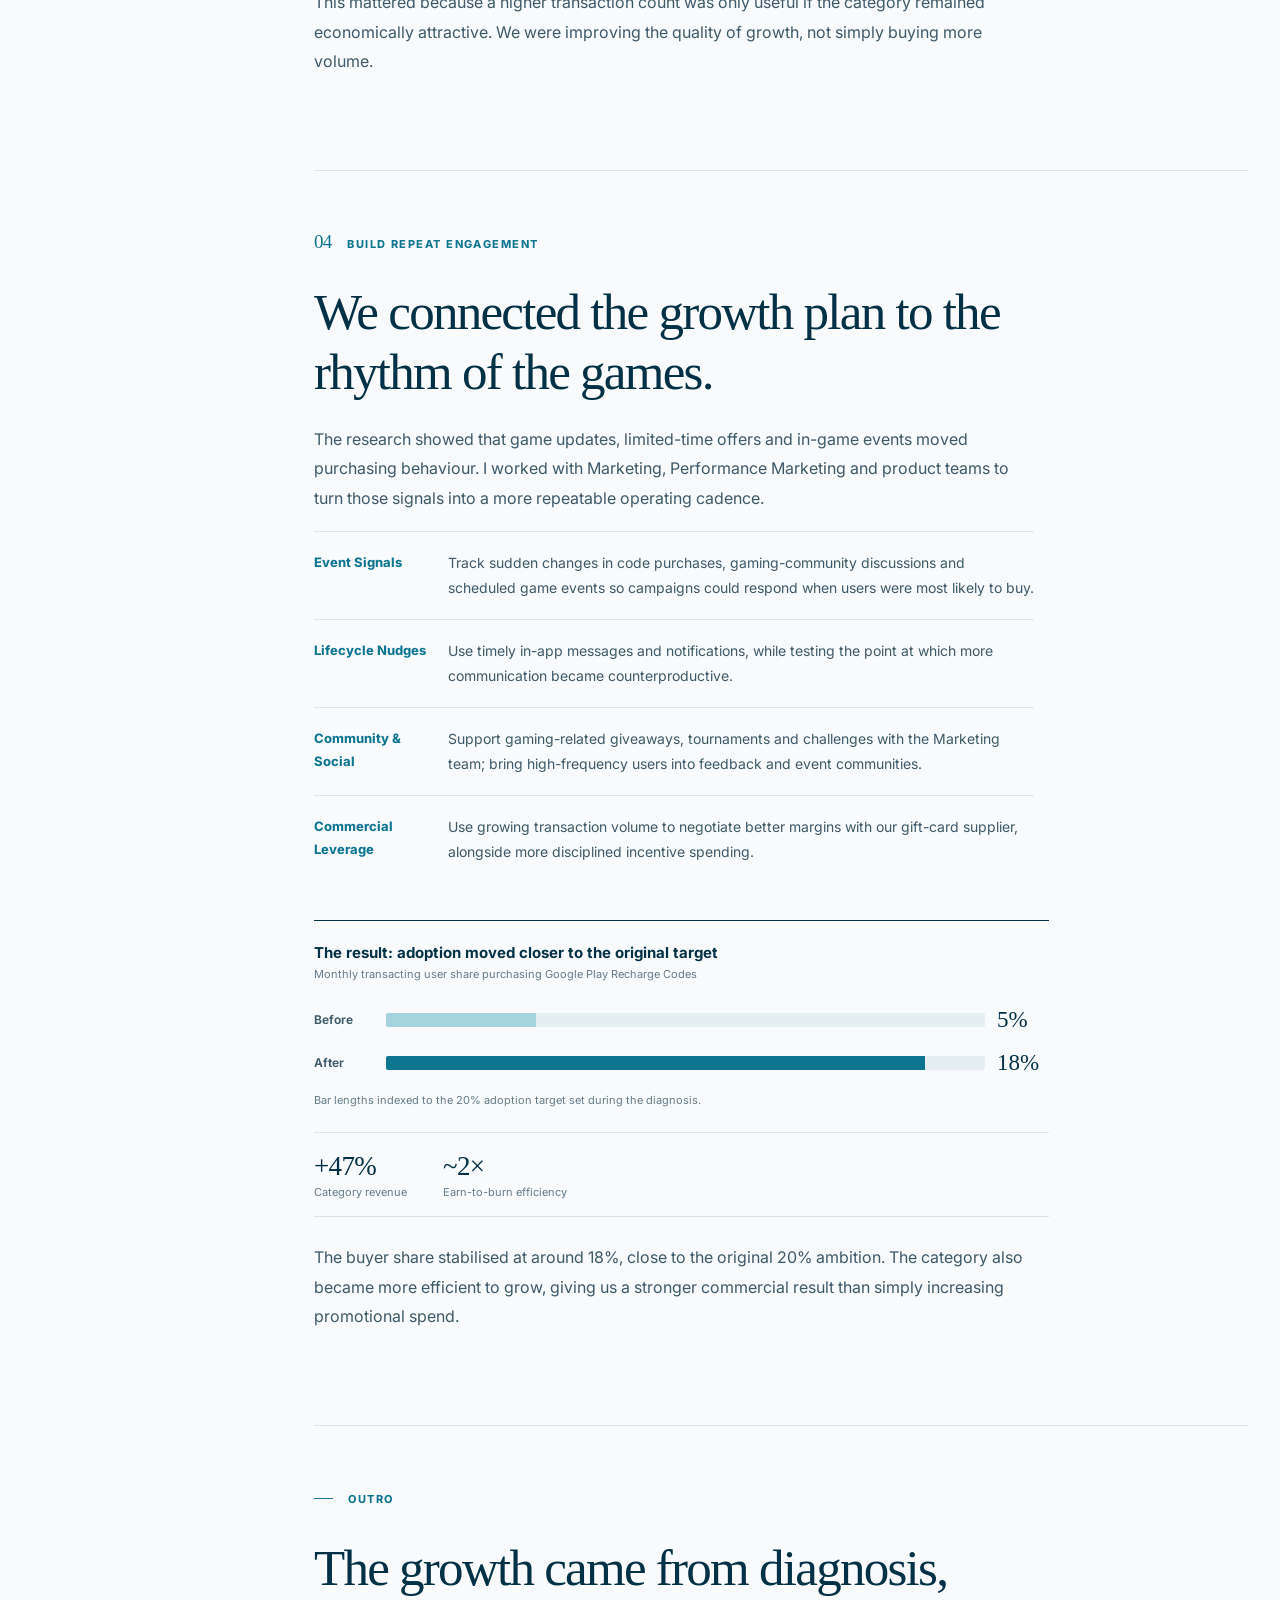
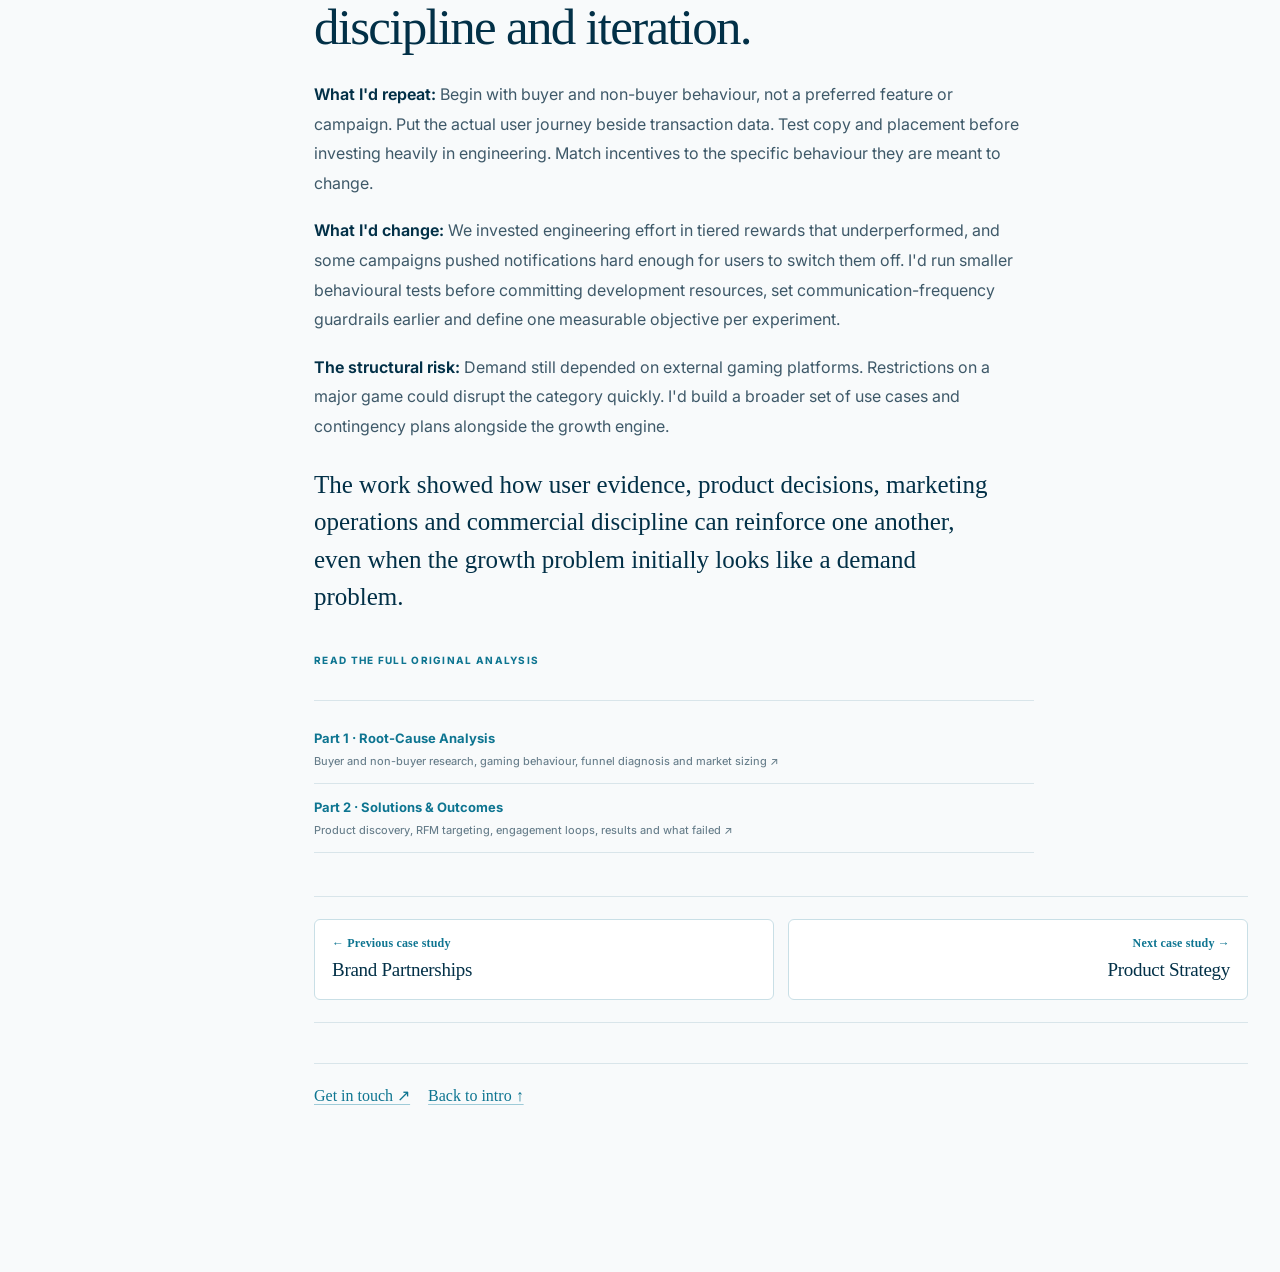
<file: revenue-growth/index.html>
<!DOCTYPE html>

<html lang="en">
<head>
<link rel="icon" type="image/jpeg" href="/hire-me-creatorgrid/assets/karan-headshot.jpg?v=original-20261115">
<meta charset="utf-8"/><meta content="width=device-width, initial-scale=1" name="viewport"/>
<meta content="#f8fafb" name="theme-color"/>
<meta content="A FamPay Google Play gift cards growth case study by Karan Khera: from 5% to 18% monthly transacting user adoption, with 47% revenue growth through product research, targeting and retention." name="description"/>
<meta content="article" property="og:type"/><meta content="Google Play Gift Cards at FamPay | Karan Khera" property="og:title"/>
<meta content="90% of users played mobile games; only 5% bought Google Play codes. How research-led growth raised adoption to 18% and revenue by 47%." property="og:description"/>
<title>Google Play Gift Cards — An Evidence-Led Growth Case Study | Karan Khera</title>
<link href="https://fonts.googleapis.com" rel="preconnect"/><link crossorigin="" href="https://fonts.gstatic.com" rel="preconnect"/>
<link href="https://fonts.googleapis.com/css2?family=Inter:wght@400..800&amp;display=swap" rel="stylesheet"/>
<style>

:root{--bg:#f8fafb;--ink:#023047;--body:#3e5969;--muted:#657c89;--line:#d9e5ea;--accent:#0e7591;--accent-light:#eaf6f9;--white:#fff;--serif:Georgia,'Times New Roman',serif;--sans:Inter,-apple-system,BlinkMacSystemFont,'Segoe UI',Arial,sans-serif}
*{box-sizing:border-box}html{scroll-behavior:smooth}body{margin:0;background:var(--bg);color:var(--ink);font:16px/1.72 var(--sans);-webkit-font-smoothing:antialiased}::selection{background:#d6edf3}a{color:var(--accent);text-underline-offset:3px}a:hover{text-decoration-thickness:2px}button{font:inherit}button:focus-visible,a:focus-visible,summary:focus-visible{outline:3px solid #219ebc;outline-offset:4px}
.sitebar{height:66px;display:flex;align-items:center;justify-content:space-between;gap:16px;padding:0 5.1%;border-bottom:1px solid var(--line);background:var(--bg)}.site-wordmark{color:var(--ink);text-decoration:none;font-size:15px;font-weight:750;letter-spacing:-.025em}.site-links{display:flex;gap:22px;align-items:center}.site-links a{font-size:12px;font-weight:650;text-decoration:none;color:var(--body)}.site-links a:hover{color:var(--accent)}
.rail{position:fixed;top:102px;left:max(18px,calc((100vw - 1430px)/2));width:222px;max-height:calc(100dvh - 125px);overflow:auto;padding:0 18px 16px 0;scrollbar-width:thin;border-right:1px solid var(--line);z-index:10}.rail-title{font-size:10px;text-transform:uppercase;letter-spacing:.13em;color:var(--muted);font-weight:700;margin:2px 0 18px}.rail a{display:flex;align-items:baseline;gap:12px;color:#5c7887;text-decoration:none;font-size:12px;line-height:1.35;padding:11px 9px;border-radius:4px;transition:color .12s,background .12s}.rail a .nav-index{font-size:10px;letter-spacing:.04em;color:#8ea5af;min-width:18px;font-variant-numeric:tabular-nums}.rail a.active{color:var(--accent);background:#e8f5f9;font-weight:700}.rail a.active .nav-index{color:var(--accent)}.rail-group{padding:18px 9px 7px;font-size:10px;letter-spacing:.12em;text-transform:uppercase;color:var(--muted);border-top:1px solid var(--line);margin-top:9px}.rail-progress{height:2px;background:#dfe9ed;margin:21px 9px}.rail-progress span{display:block;height:100%;background:var(--accent);width:0;transition:width .15s}
.page{max-width:1000px;padding:0 32px 118px;margin-left:max(282px,calc((100vw - 1430px)/2 + 278px))}.hero{padding-top:92px;padding-bottom:84px}.eyebrow{font-size:11px;letter-spacing:.14em;font-weight:750;text-transform:uppercase;color:var(--accent)}.eyebrow .eyebrow-light{font-weight:500;color:var(--muted);margin-right:9px}.eyebrow .eyebrow-name{color:var(--accent)}h1,h2,h3,p{margin-top:0}h1{font:normal clamp(45px,5.8vw,72px)/1.115 var(--serif);letter-spacing:-.048em;margin:23px 0 26px;max-width:790px}h1 em{font-style:normal;color:var(--accent)}.dek{font-size:clamp(17px,1.85vw,21px);line-height:1.65;max-width:710px;color:var(--body);margin-bottom:33px}.context{display:flex;flex-wrap:wrap;gap:9px 27px;font-size:12px;color:var(--muted);padding:22px 0 26px;border-top:1px solid var(--line);border-bottom:1px solid var(--line)}.context strong{color:var(--ink);font-weight:650;display:block;font-size:13px}.context span{min-width:130px}.executive{padding-top:31px;max-width:720px}.executive .eyebrow{margin-bottom:12px}.executive p{color:var(--body);font-size:16px;line-height:1.83;margin-bottom:0}.executive strong{color:var(--ink)}
section.act,.outro{padding-top:55px;padding-bottom:75px;border-top:1px solid var(--line);scroll-margin-top:28px}.chapter{display:flex;align-items:baseline;gap:16px;color:var(--accent);font-size:11px;font-weight:750;letter-spacing:.13em;text-transform:uppercase;margin-bottom:25px}.chapter .n{font-size:19px;letter-spacing:-.04em;font-family:var(--serif);font-weight:400}h2{font:normal clamp(34px,4.2vw,51px)/1.17 var(--serif);letter-spacing:-.034em;margin-bottom:22px;max-width:740px}h3{font-weight:650;letter-spacing:-.027em;font-size:19px;line-height:1.36;margin-bottom:9px}.body{font-size:16px;line-height:1.85;color:var(--body);max-width:720px}.body p{margin-bottom:18px}.body strong{color:var(--ink);font-weight:650}.text-lead{font-size:18px;line-height:1.75;color:var(--body);max-width:720px;margin-bottom:27px}
.evidence{display:grid;grid-template-columns:repeat(3,minmax(0,1fr));gap:24px;border-top:1px solid var(--line);border-bottom:1px solid var(--line);padding:21px 0 24px;margin:28px 0 29px;max-width:730px}.evidence .stat{font:normal 35px/1.2 var(--serif);letter-spacing:-.04em;color:var(--ink)}.evidence .stat-label{font-size:12px;line-height:1.5;color:var(--muted);margin-top:6px}.subsection{font-size:10px;color:var(--accent);font-weight:750;text-transform:uppercase;letter-spacing:.13em;margin:36px 0 9px}.finding{display:grid;grid-template-columns:34px minmax(0,1fr);gap:14px;border-top:1px solid var(--line);padding:20px 0;max-width:720px}.finding:last-child{border-bottom:1px solid var(--line)}.finding .index{font:normal 18px/1.4 var(--serif);color:var(--accent)}.finding h3{font-size:17px;margin-bottom:5px}.finding p{color:var(--body);font-size:14px;line-height:1.73;margin:0}.finding em{font-style:normal;font-weight:650;color:var(--ink)}
.rule-note{border-left:2px solid var(--accent);padding:3px 0 3px 21px;margin:30px 0 2px;max-width:705px}.rule-note .caption{font-size:10px;letter-spacing:.14em;text-transform:uppercase;color:var(--accent);font-weight:750;margin-bottom:7px}.rule-note p{font:normal 20px/1.55 var(--serif);letter-spacing:-.01em;margin:0}.steps{margin:33px 0 25px;max-width:720px;border-top:1px solid var(--line)}.step-row{padding:21px 0;display:grid;grid-template-columns:45px minmax(0,1fr);gap:10px;border-bottom:1px solid var(--line)}.step-row .ordinal{font:normal 23px/1.2 var(--serif);color:var(--accent)}.step-row h3{font-size:17px;margin-bottom:4px}.step-row p{font-size:14px;line-height:1.75;color:var(--body);margin:0}
.interactive{max-width:760px;margin:32px 0 22px;border:1px solid #d1e0e6;background:#fefefd}.interactive>summary{display:flex;align-items:center;justify-content:space-between;gap:20px;cursor:pointer;list-style:none;padding:18px 21px;color:var(--ink);font-size:13px;font-weight:700}.interactive>summary::-webkit-details-marker{display:none}.interactive>summary .expand-label{color:var(--accent);font-size:17px;line-height:1}.interactive[open]>summary .expand-label{transform:rotate(45deg)}.interactive-inner{padding:23px 24px 26px;border-top:1px solid var(--line)}.small{font-size:12px;color:var(--muted);line-height:1.65;margin:0 0 16px}.persona-options{display:flex;flex-wrap:wrap;gap:8px;margin:15px 0 20px}.persona{padding:8px 12px;border:1px solid var(--line);background:#fff;border-radius:4px;color:var(--body);cursor:pointer;font-size:12px}.persona[aria-pressed=true]{border-color:var(--accent);background:var(--accent-light);color:var(--accent);font-weight:750}

.campaign{border-top:1px solid var(--line);max-width:720px;margin-top:31px}.campaign-item{padding:19px 0;display:grid;grid-template-columns:32px minmax(0,1fr);gap:11px;border-bottom:1px solid var(--line)}.campaign-item .n{font:normal 20px/1.2 var(--serif);color:var(--accent)}.campaign-item strong{display:block;color:var(--ink);font-size:15px}.campaign-item p{margin:5px 0 0;font-size:14px;line-height:1.72;color:var(--body)}
.outro{padding-bottom:45px}.outro .closing{font:normal 25px/1.5 var(--serif);max-width:680px;margin-top:24px;color:var(--ink)}.lastlinks{display:flex;gap:21px;flex-wrap:wrap;font-size:13px;font-weight:650;margin-top:40px;padding-top:18px;border-top:1px solid var(--line)}.micro{font-size:12px;color:var(--muted);line-height:1.72;max-width:720px}



/* Case-specific illustration: informative, restrained, and optional */
.evidence.two{grid-template-columns:repeat(2,minmax(0,1fr));max-width:720px}
.evidence.three{grid-template-columns:repeat(3,minmax(0,1fr))}
.evidence .stat strong{font-weight:400;color:var(--accent)}
.phase-label{color:var(--accent);font-weight:750;font-size:10px;text-transform:uppercase;letter-spacing:.11em;margin:32px 0 9px}
.demo-intro{max-width:660px;font-size:13px;color:var(--body);line-height:1.75;margin-bottom:22px}
.demo-compare{display:grid;grid-template-columns:repeat(2,minmax(0,1fr));gap:28px;align-items:start;max-width:680px}
.demo-panel{min-width:0}
.demo-panel-head{display:flex;align-items:baseline;justify-content:space-between;gap:8px;max-width:252px;margin:0 auto 12px}
.demo-panel-head strong{font-size:15px}.demo-panel-head span{font-size:10px;color:var(--muted);text-align:right}
.demo-phone{position:relative;margin:0 auto;border-radius:32px;border:6px solid #023047;width:min(100%,252px);height:457px;background:#fff;box-shadow:0 4px 20px #2431290b;overflow:hidden}
.demo-phone-screen{height:100%;position:relative;overflow:hidden;background:#ecf7fa;padding:12px 13px 56px}
.demo-status{font-size:9px;display:flex;justify-content:space-between;font-weight:750;color:#0e7591;margin-bottom:19px}
.demo-brand{font-size:19px;color:#0e7591;font-weight:800;letter-spacing:-.08em;line-height:1;margin-bottom:6px}
.demo-hello{font-size:11px;color:#78857c;margin-top:3px;margin-bottom:19px}
.demo-heading{font-size:15px;font-weight:800;letter-spacing:-.04em;line-height:1.35;margin-bottom:10px;color:#023047}
.demo-feature{background:#ecf7fa;border:1px solid #ecf7fa;border-radius:10px;padding:15px 12px;margin-bottom:13px;min-height:135px}
.demo-feature.tagged{background:#ecf7fa;border-color:#d8edf2}
.demo-feature small{display:block;color:#219ebc;font-size:9px;font-weight:800;letter-spacing:.08em;text-transform:uppercase;margin-bottom:9px}
.demo-feature strong{display:block;font-size:16px;line-height:1.26;color:#023047}
.demo-feature p{font-size:10px;line-height:1.5;color:#617167;margin:7px 0 0}
.demo-pills{display:flex;flex-wrap:wrap;gap:5px;margin-top:11px}.demo-pills span{font-size:9px;background:#fff;border:1px solid #d8edf2;border-radius:99px;padding:4px 7px;color:#0e7591}
.demo-micro{font-size:10px;font-weight:750;color:#023047;margin:11px 0 8px}.demo-mini-row{display:flex;align-items:center;gap:8px;background:#fff;border:1px solid #ecf7fa;border-radius:8px;padding:9px;margin-bottom:7px}.demo-mini-icon{width:30px;height:30px;display:grid;place-items:center;border-radius:6px;background:#ecf7fa;font-size:14px;flex:none}.demo-mini-row div{font-size:10px;font-weight:750;line-height:1.35}.demo-mini-row small{display:block;color:#718177;font-size:9px;font-weight:450}
.demo-bar{position:absolute;bottom:0;left:0;right:0;background:#fff;border-top:1px solid #ecf7fa;height:42px;display:flex;justify-content:space-around;align-items:center;font-size:9px;color:#8d9b90}.demo-bar .highlight{font-weight:800;color:#0e7591}
.demo-why{font-size:12px;line-height:1.65;color:var(--body);margin:13px auto 0;max-width:252px}
.demo-why strong{color:var(--ink)}
.demo-legend{margin-top:21px;font-size:11px;line-height:1.65;color:var(--muted)}
.subtle-quote{margin:27px 0 12px;max-width:720px;font:normal 23px/1.47 var(--serif);color:var(--ink);letter-spacing:-.015em}
.benefit-row{max-width:720px;display:grid;grid-template-columns:116px minmax(0,1fr);gap:18px;padding:19px 0;border-top:1px solid var(--line)}
.benefit-row:last-child{border-bottom:1px solid var(--line)}
.benefit-row .name{color:var(--accent);font-size:13px;font-weight:750}
.benefit-row p{color:var(--body);font-size:14px;line-height:1.75;margin:0}.benefit-row strong{color:var(--ink)}
.original-articles{max-width:720px;border-top:1px solid var(--line);margin:31px 0 0;padding-top:14px}
.original-articles a{display:block;text-decoration:none;border-bottom:1px solid var(--line);padding:12px 0;font-size:13px;font-weight:700}
.original-articles a:hover{text-decoration:underline}
.original-articles a span{color:var(--muted);font-weight:450;font-size:11px;display:block;margin-top:3px}
@media(max-width:1080px){.rail{left:14px;width:181px}.page{margin-left:218px;max-width:none;padding-right:30px;padding-left:16px}.rail a{gap:7px;padding:10px 6px}}
@media(max-width:675px){.sitebar{padding:0 15px;height:58px}.site-links{gap:13px}.site-links a{font-size:11px}.rail{display:none}.page{margin-left:0;padding-left:16px;padding-right:16px;padding-bottom:60px}.hero{padding-top:57px;padding-bottom:57px}h1{font-size:clamp(36px,7.7vw,50px);letter-spacing:-.042em}.dek{font-size:16px}.context{gap:12px 20px}.context span{min-width:100px;font-size:11px}.context strong{font-size:12px}section.act,.outro{padding-top:40px;padding-bottom:55px}h2{font-size:clamp(30px,6vw,40px)}.text-lead{font-size:16px}.body{font-size:15px;line-height:1.78}.evidence{gap:11px}.evidence .stat{font-size:27px}.evidence .stat-label{font-size:11px}.chapter{margin-bottom:20px}.interactive-inner{padding:18px 13px}.interactive>summary{padding:14px}.rule-note p{font-size:19px}.demo-compare{grid-template-columns:1fr;gap:36px}.demo-panel-head{max-width:252px}.benefit-row{grid-template-columns:1fr;gap:7px}}
@media(max-width:380px){h1{font-size:34px}h2{font-size:29px}.evidence.three{grid-template-columns:1fr;gap:14px}.evidence .stat{font-size:30px}.context{display:grid;grid-template-columns:1fr 1fr}.step-row{grid-template-columns:27px 1fr;gap:6px}.finding{grid-template-columns:23px 1fr;gap:8px}}
@media(prefers-reduced-motion:reduce){html{scroll-behavior:auto}.rail-progress span{transition:none}}


/* Evidence-led visuals. Same editorial palette; no decorative dashboard cards. */
.executive p{margin:0 0 13px}.executive p:last-child{margin-bottom:0}
.market-figure,.logic-figure,.impact-chart{max-width:735px;margin:31px 0 34px;padding:21px 0 14px;border-top:1px solid var(--ink);border-bottom:1px solid var(--line)}
.market-figure figcaption,.impact-chart figcaption{display:flex;flex-direction:column;gap:2px;margin:0 0 22px}
.market-figure figcaption strong,.impact-chart figcaption strong{font-size:15px;line-height:1.45;font-weight:700}
.market-figure figcaption span,.impact-chart figcaption span{font-size:11px;line-height:1.6;color:var(--muted)}
.market-bars{display:grid;gap:18px}.market-label{display:flex;align-items:baseline;gap:12px;margin-bottom:7px}
.market-label b{font:normal 27px/1.2 var(--serif);min-width:58px;color:var(--ink);letter-spacing:-.035em}
.market-label span{font-size:12px;font-weight:700;color:var(--ink);line-height:1.4}
.market-label small{font-weight:450;color:var(--muted);font-size:11px;margin-left:6px}
.market-track{margin-left:70px;background:#e5eff2;height:8px;border-radius:2px;position:relative}
.market-track span{display:block;height:100%;min-width:8px;background:#a4d3de;border-radius:2px}
.market-bar:nth-child(3) .market-track span{background:#219ebc}.market-bar.baseline .market-track span{background:var(--accent)}
.figure-note{margin:15px 0 0;font-size:11px;color:var(--muted);line-height:1.6}
.logic-figure{border-top:0;margin-top:22px;padding-top:0}
.logic-figure figcaption,.strategy-table caption{font-size:11px;font-weight:750;letter-spacing:.1em;text-transform:uppercase;color:var(--accent);text-align:left;margin-bottom:13px}
.logic-grid{display:grid;grid-template-columns:minmax(0,1fr) 16px minmax(0,1fr) 16px minmax(0,1.1fr);gap:9px;align-items:center}
.logic-node{align-self:stretch;padding:15px 11px 11px;border-top:2px solid var(--line);min-width:0}
.logic-node.conclusion{border-top-color:var(--accent)}
.logic-label{display:block;font-size:10px;text-transform:uppercase;letter-spacing:.055em;color:var(--muted);line-height:1.4;margin-bottom:9px}
.logic-node strong{display:block;font-size:12px;line-height:1.45;color:var(--ink)}
.logic-node p{margin:6px 0 0;font-size:11px;line-height:1.55;color:var(--body)}
.logic-arrow{color:var(--accent);font-size:17px;text-align:center;align-self:center}
.table-wrap{max-width:735px;overflow-x:auto;margin:33px 0 30px}
.strategy-table{width:100%;border-collapse:collapse;border-top:1px solid var(--ink);font-size:13px;line-height:1.65;text-align:left}
.strategy-table caption{caption-side:top;margin:0 0 14px}
.strategy-table thead th{font-size:10px;text-transform:uppercase;letter-spacing:.09em;color:var(--muted);font-weight:700;padding:12px 15px 11px 0;border-bottom:1px solid var(--line)}
.strategy-table tbody td,.strategy-table tbody th{padding:17px 15px 17px 0;border-bottom:1px solid var(--line);vertical-align:top}
.strategy-table tbody th{width:27%;font-size:13px;color:var(--accent);font-weight:700;line-height:1.4}
.strategy-table tbody td:nth-child(2){width:30%;color:var(--body)}.strategy-table tbody td:last-child{color:var(--ink)}
.impact-chart{margin:37px 0 26px}
.impact-row{display:grid;grid-template-columns:60px minmax(0,1fr) 52px;gap:12px;align-items:center;margin-bottom:14px;font-size:12px;font-weight:650;color:var(--body)}
.impact-track{height:14px;background:#e5eff2;overflow:hidden;border-radius:2px}.impact-track div{height:100%;background:#a4d3de}.impact-row.after .impact-track div{background:var(--accent)}
.impact-row b{font:normal 23px/1.25 var(--serif);color:var(--ink)}
.impact-secondary{display:flex;gap:36px;border-top:1px solid var(--line);padding-top:17px;margin-top:22px}
.impact-secondary>div{display:flex;flex-direction:column;gap:1px}
.impact-secondary strong{font:normal 27px/1.2 var(--serif);letter-spacing:-.025em;color:var(--ink)}
.impact-secondary span{color:var(--muted);font-size:11px}
@media(max-width:675px){.logic-grid{grid-template-columns:1fr;gap:0}.logic-node{padding:12px 5px}.logic-arrow{transform:rotate(90deg);padding:4px 0}.market-label small{display:block;margin:2px 0 0}.market-label{align-items:flex-start}.market-label b{min-width:49px;font-size:25px}.market-track{margin-left:61px}.strategy-table,.strategy-table tbody{display:block}.strategy-table thead{display:none}.strategy-table tbody tr{display:block;border-top:1px solid var(--line);padding:13px 0}.strategy-table tbody tr:last-child{border-bottom:1px solid var(--line)}.strategy-table tbody th,.strategy-table tbody td{display:block;width:auto!important;border:0;padding:2px 0;font-size:12px}.strategy-table tbody th{font-size:14px;margin-bottom:4px}.strategy-table tbody td:last-child{margin-top:5px}.impact-secondary{gap:30px}}
</style>
<style id="portfolio-nav-style">
    .portfolio-case-header{height:66px;display:flex;align-items:center;justify-content:space-between;gap:16px;padding:0 max(24px,5.1%);background:#f4f7fc;border-bottom:1px solid #d7e3f2;color:#193a66;font-family:Inter,system-ui,sans-serif;font-size:12px;position:relative;z-index:50}
    .portfolio-case-header a{color:#214c89;text-decoration:none;font-weight:650;white-space:nowrap}
    .portfolio-case-header a:hover{text-decoration:underline;text-underline-offset:4px}
    .portfolio-case-name{display:flex;align-items:center;gap:7px;color:#536e90;font-size:12px;white-space:nowrap}
    .portfolio-case-name b{color:#214c89;letter-spacing:.06em;font-weight:700}
    .portfolio-case-actions{display:flex;gap:13px;align-items:center;justify-content:flex-end;min-width:145px}
    .portfolio-back{min-width:145px}.back-short{display:none}
    .portfolio-case-actions .case-switch-space{display:block;width:35px}
    .portfolio-case-header .case-divider{color:#9bb2cf}
    @media(max-width:675px){.portfolio-case-header{height:58px;padding:0 13px;font-size:10px;gap:8px}.portfolio-case-name{font-size:10px;gap:4px}.portfolio-case-name .case-name{display:none}.portfolio-case-actions{min-width:0;gap:9px}.portfolio-case-actions .case-switch-space{display:none}.portfolio-back{min-width:0}.back-long{display:none}.back-short{display:inline}}
    @media(max-width:350px){.portfolio-case-name .case-divider{display:none}.portfolio-case-actions{gap:7px}}
    </style><link rel="stylesheet" href="../site-design.css">
<script>if(window.parent!==window)document.documentElement.classList.add('embedded-page');</script>
</head>
<body class="portfolio-case">
<header class="portfolio-case-header" aria-label="Portfolio navigation">
  <a class="portfolio-back" href="../" aria-label="Back to home">← Back to home</a>
  <span class="portfolio-case-name"><b>02 / 03</b><span class="case-divider">·</span><span class="case-name">Revenue Growth</span></span>
  <span class="portfolio-case-filler" aria-hidden="true"></span>
</header>

<nav aria-label="Case study navigation" class="rail">
<div class="rail-title">In this case study</div>
<a aria-label="Intro" class="active" data-track="intro" href="#intro"><span class="nav-index"></span><span>Intro</span></a>
<div class="rail-group">The four acts</div>
<a data-track="act-1" href="#act-1"><span class="nav-index">01</span><span>Diagnose the Gap</span></a>
<a data-track="act-2" href="#act-2"><span class="nav-index">02</span><span>Fix Discovery</span></a>
<a data-track="act-3" href="#act-3"><span class="nav-index">03</span><span>Target Incentives</span></a>
<a data-track="act-4" href="#act-4"><span class="nav-index">04</span><span>Build Repeat Engagement</span></a>
<div class="rail-group"></div><a data-track="outro" href="#outro"><span class="nav-index"></span><span>Outro</span></a>
<div aria-hidden="true" class="rail-progress"><span id="read-progress"></span></div>
</nav>
<main class="page">
<section aria-labelledby="hero-title" class="hero" id="intro">
<div class="eyebrow"><span class="eyebrow-light">Case study</span><span class="eyebrow-name">Google Play Gift Cards</span></div>
<h1 id="hero-title">90% played mobile games.<br/><em>Only 5% bought our gift cards.</em></h1>
<p class="dek">How I diagnosed a growth constraint in FamPay's biggest revenue category, corrected the product's discovery journey and built more efficient ways to acquire and retain buyers.</p>
<div class="context"><span><strong>FamPay (now FamApp)</strong>Consumer fintech</span><span><strong>2022–2023</strong>Product &amp; Growth</span><span><strong>My Role</strong>Revenue Growth, Product &amp; Monetisation</span></div>
<div class="executive"><div class="eyebrow">The Story in Brief</div>
<p>FamPay (now FamApp) is a payments app for young Indians. Google Play Recharge Codes were among its largest revenue categories, allowing users to fund games, apps and in-app purchases without a bank card. Yet only <strong>5% of monthly transacting users</strong> purchased them.</p><p>I led the diagnosis and cross-functional response with Product, Design and Marketing: identify the real customer use case, repair discovery and allocate incentives according to behaviour. Buyer adoption ultimately rose to <strong>18%</strong>, category revenue increased <strong>47%</strong>, and earn-to-burn efficiency improved approximately <strong>2×</strong>.</p></div>
</section>
<section aria-labelledby="h-act-1" class="act" id="act-1">
<div class="chapter"><span class="n">01</span><span>Diagnose the Gap</span></div>
<h2 id="h-act-1">The numbers suggested demand. The interviews revealed where it went.</h2>
<p class="text-lead">Earlier surveys showed that nine in ten users played mobile games. But gaming activity did not automatically translate into demand for paid in-game items. I separated existing buyers from non-buyers and spent two weeks combining transaction analysis, surveys, funnel data and focused group discussions.</p>
<figure aria-label="Research-based estimates of the Google Play Recharge Code market within FamPay's user base" class="market-figure">
<figcaption><strong>Where the opportunity really sat</strong><span>Share of FamPay users or monthly transacting users · research estimates unless specified</span></figcaption>
<div class="market-bars">
<div class="market-bar"><div class="market-label"><b>90%</b><span>Played mobile games <small>Broad interest</small></span></div><div class="market-track"><span style="width:90%"></span></div></div>
<div class="market-bar"><div class="market-label"><b>40%</b><span>Played regularly and had considered buying <small>Addressable demand</small></span></div><div class="market-track"><span style="width:40%"></span></div></div>
<div class="market-bar"><div class="market-label"><b>20%</b><span>Near-term obtainable market <small>Growth ambition</small></span></div><div class="market-track"><span style="width:20%"></span></div></div>
<div class="market-bar baseline"><div class="market-label"><b>5%</b><span>Actually bought on FamPay <small>Starting penetration of MTU</small></span></div><div class="market-track"><span style="width:5%"></span></div></div>
</div>
<p class="figure-note">The distinction shaped the target: game-playing alone did not imply purchase intent.</p>
</figure>
<div class="body"><p><strong>With buyers, I followed the transaction patterns.</strong> A small set of denominations, including ₹40, ₹80, ₹160 and ₹400, appeared disproportionately often. The values matched purchases within <strong>BGMI and Free Fire</strong>. Spikes in order volume lined up with in-game events, something users in our discussion groups helped explain.</p><p><strong>With non-buyers, I examined awareness, intent and funnel drop-offs.</strong> Roughly two-thirds didn't know FamPay sold Google Play codes. Some were already buying them elsewhere, often because competitors offered better deals or felt easier to use. The research also narrowed the real opportunity: approximately 40% of users played regularly and had considered buying codes, while the near-term obtainable market was estimated at around 20% of monthly transacting users.</p></div>
<div class="subsection">Three Findings That Changed the Plan</div>
<div class="finding"><div class="index">1</div><div><h3>Awareness was a measurable constraint.</h3><p>Most non-buyers hadn't entered the funnel at all. <em>Implication:</em> make the product discoverable to people with a genuine gaming use case, instead of assuming its placement was enough.</p></div></div>
<div class="finding"><div class="index">2</div><div><h3>Demand followed games and events.</h3><p>Purchase denominations and order spikes reflected what users could buy inside BGMI and Free Fire. <em>Implication:</em> align the product message and campaign calendar to actual gaming behaviour.</p></div></div>
<div class="finding"><div class="index">3</div><div><h3>Discounts weren't equally valuable to everyone.</h3><p>Some customers were already frequent buyers; others needed a stronger first-purchase reason. <em>Implication:</em> target incentives to the behaviour we wanted to change.</p></div></div>
<div class="rule-note"><div class="caption">The Growth Target</div><p>Move adoption from 5% toward 20% of monthly transacting users, without making every new purchase dependent on a discount.</p></div>
</section>
<section aria-labelledby="h-act-2" class="act" id="act-2">
<div class="chapter"><span class="n">02</span><span>Fix Discovery</span></div>
<h2 id="h-act-2">We were promoting games our users didn't play.</h2>
<div class="body"><p>The product surfaces featured <strong>Temple Run and Asphalt 8</strong> as examples of where Google Play codes could be used. Our research pointed overwhelmingly to BGMI and Free Fire. This was a positioning problem visible within the app itself.</p><p>I mapped the discovery touchpoints with Design and Marketing, then helped run experiments across three surfaces: game-specific creative in the purchase journey, a more prominent home-screen entry point for relevant users, and an updated Google Play Store listing. We iterated placements and copy through A/B tests rather than rolling out one large redesign at once.</p></div>
<figure aria-label="How the research finding turned into product interventions" class="logic-figure">
<figcaption>From the research to the product decision</figcaption>
<div class="logic-grid">
<div class="logic-node"><span class="logic-label">What buyers actually used</span><strong>BGMI · Free Fire</strong><p>In-game purchases and event-driven demand</p></div>
<span aria-hidden="true" class="logic-arrow">→</span>
<div class="logic-node"><span class="logic-label">What the app showed</span><strong>Temple Run · Asphalt 8</strong><p>A mismatch between messaging and real usage</p></div>
<span aria-hidden="true" class="logic-arrow">→</span>
<div class="logic-node conclusion"><span class="logic-label">What we changed</span><strong>Relevant games, visible entry points</strong><p>Better creative, placement and store listing</p></div>
</div>
</figure><details class="interactive" id="discovery-demo">
<summary><span>Explore an Illustrative Before &amp; After Discovery Journey</span><span aria-hidden="true" class="expand-label">+</span></summary>
<div class="interactive-inner">
<p class="demo-intro">The key change was relevance: name the games users recognised and show the product at the moment they might need it. These mobile screens illustrate the messaging decision; they are not screenshots of the original FamPay app.</p>
<div class="demo-compare">
<div class="demo-panel"><div class="demo-panel-head"><strong>Before</strong><span>Generic use cases</span></div>
<div aria-label="Illustrative older FamPay screen" class="demo-phone"><div class="demo-phone-screen"><div class="demo-status"><span>9:41</span><span>● ● ▰</span></div><div class="demo-brand">fam<span style="color:#80bed0">.</span></div><p class="demo-hello">Explore payments</p><div class="demo-heading">Google Play Recharge Codes</div><div class="demo-feature"><small>Play more games</small><strong>Your favourite games, in one place.</strong><p>Buy a code for apps, games and more.</p><div class="demo-pills"><span>Temple Run</span><span>Asphalt 8</span></div></div><div class="demo-micro">Explore</div><div class="demo-mini-row"><div class="demo-mini-icon">🎮</div><div>Google Play Code<small>Explore digital products</small></div></div><div class="demo-bar"><span>Home</span><span class="highlight">Payments</span><span>Rewards</span></div></div></div>
<p class="demo-why"><strong>Message mismatch.</strong> The creative demonstrated valid but low-relevance gaming examples for our audience.</p>
</div>
<div class="demo-panel"><div class="demo-panel-head"><strong>After</strong><span>User-relevant use cases</span></div>
<div aria-label="Illustrative revised FamPay screen" class="demo-phone"><div class="demo-phone-screen"><div class="demo-status"><span>9:41</span><span>● ● ▰</span></div><div class="demo-brand">fam<span style="color:#80bed0">.</span></div><p class="demo-hello">For your next gaming session</p><div class="demo-heading">Google Play Recharge Codes</div><div class="demo-feature tagged"><small>Ready for your next upgrade?</small><strong>Buy codes for BGMI &amp; Free Fire.</strong><p>Use Google Play balance for supported in-game purchases.</p><div class="demo-pills"><span>BGMI</span><span>Free Fire</span></div></div><div class="demo-micro">Buy a Code</div><div class="demo-mini-row"><div class="demo-mini-icon">🎟️</div><div>Google Play Code<small>Find the amount you need</small></div></div><div class="demo-bar"><span class="highlight">Home</span><span>Payments</span><span>Rewards</span></div></div></div>
<p class="demo-why"><strong>Relevant discovery.</strong> The placement, game examples and message reflected actual usage patterns.</p>
</div>
</div>
<p class="demo-legend">Illustrative reconstruction for this portfolio. Actual product visuals and feature eligibility may differ.</p>
</div></details>
<div aria-label="Change in awareness" class="evidence two"><div><div class="stat">35%</div><div class="stat-label">User awareness before discovery experiments</div></div><div><div class="stat"><strong>85%</strong></div><div class="stat-label">Awareness after approximately one month of iteration</div></div></div>
<div class="body"><p>The outcome was a clear lift in measured awareness, and a more recognisable reason to use Google Play codes. Discovery was no longer treated as a single fixed promotional slot; the message and placement responded to users' intent.</p></div>
</section>
<section aria-labelledby="h-act-3" class="act" id="act-3">
<div class="chapter"><span class="n">03</span><span>Target Incentives</span></div>
<h2 id="h-act-3">Incentives worked better when they matched buying behaviour.</h2>
<p class="text-lead">The original approach broadly offered buyers 4× FamCoins, with periodic cashback or discounts layered on top. Transaction analysis showed different users needed different interventions. I used recency, frequency and spend to redesign how we allocated the promotional budget.</p>
<div class="table-wrap"><table class="strategy-table">
<caption>One revenue category. Three distinct growth jobs.</caption>
<thead><tr><th scope="col">Cohort</th><th scope="col">Behaviour</th><th scope="col">Strategy</th></tr></thead>
<tbody>
<tr><th scope="row">Pro Buyers</th><td data-label="Behaviour">Already purchased frequently</td><td data-label="Strategy">Reduce blanket incentives; use relevant reminders and protect margins.</td></tr>
<tr><th scope="row">Enthu Buyers</th><td data-label="Behaviour">Purchased occasionally, often around game events</td><td data-label="Strategy">Time nudges and limited offers to high-intent gaming moments.</td></tr>
<tr><th scope="row">High-Potential Non-Buyers</th><td data-label="Behaviour">Engaged users with interest or purchase-funnel signals</td><td data-label="Strategy">Test targeted first-purchase offers rather than rewarding everyone.</td></tr>
</tbody></table></div>
<div class="rule-note"><div class="caption">Commercial Outcome</div><p>Earn-to-burn efficiency improved approximately 2× as the team shifted from blanket incentives to more selective spend.</p></div>
<div class="body" style="margin-top:26px"><p>This mattered because a higher transaction count was only useful if the category remained economically attractive. We were improving the quality of growth, not simply buying more volume.</p></div>
</section>
<section aria-labelledby="h-act-4" class="act" id="act-4">
<div class="chapter"><span class="n">04</span><span>Build Repeat Engagement</span></div>
<h2 id="h-act-4">We connected the growth plan to the rhythm of the games.</h2>
<div class="body"><p>The research showed that game updates, limited-time offers and in-game events moved purchasing behaviour. I worked with Marketing, Performance Marketing and product teams to turn those signals into a more repeatable operating cadence.</p></div>
<div class="benefit-row"><div class="name">Event Signals</div><p>Track sudden changes in code purchases, gaming-community discussions and scheduled game events so campaigns could respond when users were most likely to buy.</p></div>
<div class="benefit-row"><div class="name">Lifecycle Nudges</div><p>Use timely in-app messages and notifications, while testing the point at which more communication became counterproductive.</p></div>
<div class="benefit-row"><div class="name">Community &amp; Social</div><p>Support gaming-related giveaways, tournaments and challenges with the Marketing team; bring high-frequency users into feedback and event communities.</p></div>
<div class="benefit-row"><div class="name">Commercial Leverage</div><p>Use growing transaction volume to negotiate better margins with our gift-card supplier, alongside more disciplined incentive spending.</p></div>
<figure aria-label="Share of monthly transacting users buying Google Play Recharge Codes rose from five percent to eighteen percent" class="impact-chart">
<figcaption><strong>The result: adoption moved closer to the original target</strong><span>Monthly transacting user share purchasing Google Play Recharge Codes</span></figcaption>
<div class="impact-row"><span>Before</span><div class="impact-track"><div style="width:25%"></div></div><b>5%</b></div>
<div class="impact-row after"><span>After</span><div class="impact-track"><div style="width:90%"></div></div><b>18%</b></div>
<p class="figure-note">Bar lengths indexed to the 20% adoption target set during the diagnosis.</p>
<div class="impact-secondary"><div><strong>+47%</strong><span>Category revenue</span></div><div><strong>~2×</strong><span>Earn-to-burn efficiency</span></div></div>
</figure>
<div class="body"><p>The buyer share stabilised at around 18%, close to the original 20% ambition. The category also became more efficient to grow, giving us a stronger commercial result than simply increasing promotional spend.</p></div>
</section>
<section aria-labelledby="outro-title" class="outro" id="outro">
<div class="chapter"><span class="n">—</span><span>Outro</span></div>
<h2 id="outro-title">The growth came from diagnosis, discipline and iteration.</h2>
<div class="body"><p><strong>What I'd repeat:</strong> Begin with buyer and non-buyer behaviour, not a preferred feature or campaign. Put the actual user journey beside transaction data. Test copy and placement before investing heavily in engineering. Match incentives to the specific behaviour they are meant to change.</p><p><strong>What I'd change:</strong> We invested engineering effort in tiered rewards that underperformed, and some campaigns pushed notifications hard enough for users to switch them off. I'd run smaller behavioural tests before committing development resources, set communication-frequency guardrails earlier and define one measurable objective per experiment.</p><p><strong>The structural risk:</strong> Demand still depended on external gaming platforms. Restrictions on a major game could disrupt the category quickly. I'd build a broader set of use cases and contingency plans alongside the growth engine.</p></div>
<p class="closing">The work showed how user evidence, product decisions, marketing operations and commercial discipline can reinforce one another, even when the growth problem initially looks like a demand problem.</p>
<div class="subsection">Read the Full Original Analysis</div>
<div class="original-articles">
<a href="https://medium.com/@karanskhera/root-cause-analysis-a-growth-case-study-93dceedbc178" rel="noopener noreferrer" target="_blank">Part 1 · Root-Cause Analysis<span>Buyer and non-buyer research, gaming behaviour, funnel diagnosis and market sizing ↗</span></a>
<a href="https://medium.com/@karanskhera/root-cause-analysis-a-growth-case-study-74c47a74896a" rel="noopener noreferrer" target="_blank">Part 2 · Solutions &amp; Outcomes<span>Product discovery, RFM targeting, engagement loops, results and what failed ↗</span></a>
</div>
<nav class="case-bottom-nav" aria-label="Previous and next case studies">
  <a class="pager-link" href="../brand-partnership/"><small>← Previous case study</small>Brand Partnerships</a>
  <a class="pager-link" href="../product-strategy/"><small>Next case study →</small>Product Strategy</a>
</nav>
<div class="lastlinks"><a href="https://mail.google.com/mail/?view=cm&amp;fs=1&amp;to=karanskhera%40gmail.com&amp;su=CreatorGrid%20Founders%20Associate%20%E2%80%93%20hello" target="_blank" rel="noopener noreferrer">Get in touch ↗</a><a href="#intro">Back to intro ↑</a></div>
</section>
</main>
<script>
(()=>{
 const navLinks=[...document.querySelectorAll('.rail a[data-track]')];const ids=navLinks.map(a=>a.dataset.track);let pending=false;
 function sync(){pending=false;const marker=Math.max(92,Math.min(188,innerHeight*.26));let active=ids[0];ids.forEach(id=>{const el=document.getElementById(id);if(el&&el.getBoundingClientRect().top<=marker)active=id});if(innerHeight+scrollY>=document.documentElement.scrollHeight-8)active=ids.at(-1);navLinks.forEach(a=>{const yes=a.dataset.track===active;a.classList.toggle('active',yes);if(yes)a.setAttribute('aria-current','location');else a.removeAttribute('aria-current')});const bottom=document.documentElement.scrollHeight-innerHeight;document.getElementById('read-progress').style.width=(bottom?Math.min(100,scrollY/bottom*100):0)+'%';}
 addEventListener('scroll',()=>{if(!pending){pending=true;requestAnimationFrame(sync)}},{passive:true});addEventListener('resize',sync);addEventListener('hashchange',()=>setTimeout(sync,150));sync();
})();
</script>

<!-- Shared, audio-reactive player: only the top-level page owns playback. -->
<aside class="music-dock" id="music-dock" data-playing="false" aria-label="Optional background music">
  <audio id="cafe-music" preload="none" loop></audio>
  <div class="music-shell">
    <button type="button" class="music-play" id="music-toggle" aria-label="Play background music" aria-pressed="false" aria-busy="false" title="Play or pause">
      <svg class="music-icon-play" viewBox="0 0 24 24" aria-hidden="true"><path d="M7 4.8a1 1 0 0 1 1.5-.86l11 7.2a1 1 0 0 1 0 1.72l-11 7.2A1 1 0 0 1 7 19.2V4.8Z"/></svg>
      <svg class="music-icon-pause" viewBox="0 0 24 24" aria-hidden="true"><rect x="6" y="4.5" width="4.5" height="15" rx="1"/><rect x="13.5" y="4.5" width="4.5" height="15" rx="1"/></svg>
    </button>
    <div class="music-copy">
      <strong class="music-track" id="music-track">Rest Is Part of Work</strong>
      <span class="music-artist" id="music-artist">Instrumental</span>
      <span class="music-meta" id="music-meta">Checking audio…</span>
      <div class="music-progress" aria-hidden="true"><span id="music-fill"></span></div>
    </div>
    <div class="music-meter" aria-hidden="true"><canvas id="music-canvas" width="160" height="64"></canvas></div>
  </div>
  <span role="status" class="sr-only" id="music-status" aria-live="polite"></span>
</aside>
<script>(function(){
  if(window.parent !== window)return;
  const dock=document.getElementById('music-dock');
  const audio=document.getElementById('cafe-music');
  const btn=document.getElementById('music-toggle');
  const title=document.getElementById('music-track');
  const artist=document.getElementById('music-artist');
  const meta=document.getElementById('music-meta');
  const progress=document.getElementById('music-fill');
  const status=document.getElementById('music-status');
  const canvas=document.getElementById('music-canvas');
  const ctx=canvas.getContext('2d');
  const WANT='../assets/music/rest-is-part-of-work.mp3';
  const DEMO='../assets/music/cafe-afterhours.mp3';
  let demo=false,ready=false,webAudio=null,source=null,analyser=null,bins=null,raf=0;
  const reduce=window.matchMedia('(prefers-reduced-motion: reduce)');
  function metadata(){
    if(demo){
      title.textContent='Café Afterhours (Sample)';
      artist.textContent='Original demo instrumental';
      meta.textContent='Sample audio · add your MP3 to replace';
    } else {
      title.textContent='Rest Is Part of Work';
      artist.textContent='Instrumental';
      meta.textContent='Music off · tap to play';
    }
    btn.disabled=false;
    btn.setAttribute('aria-busy','false');
    ready=true;
  }
  function selectAudio(){
    // Try the exact filename first, including when opened as a local file:// site.
    // Fall back to an explicitly labelled demo, never silently mislabelling the sample.
    function found(){
      audio.removeEventListener('error',missing);
      demo=false;
      metadata();
    }
    function missing(){
      audio.removeEventListener('loadedmetadata',found);
      demo=true;
      audio.addEventListener('loadedmetadata',metadata,{once:true});
      audio.addEventListener('error',()=>{
        btn.disabled=true;
        meta.textContent='Audio file unavailable';
        status.textContent='No audio available';
      },{once:true});
      audio.src=DEMO;
      audio.load();
    }
    audio.addEventListener('loadedmetadata',found,{once:true});
    audio.addEventListener('error',missing,{once:true});
    audio.preload='metadata';
    audio.src=WANT;
    audio.load();
  }
  function setPlaying(v){
    dock.dataset.playing=String(v);
    btn.setAttribute('aria-label',v?'Pause background music':'Play background music');
    btn.setAttribute('aria-pressed',String(v));
    status.textContent=v?'Background music playing':'Background music paused';
    if(v){meta.textContent=demo?'Sample playing':'Playing · tap to pause';draw();}
    else {meta.textContent=demo?'Sample audio · add your MP3 to replace':'Music off · tap to play';cancelAnimationFrame(raf);drawIdle();}
  }
  function makeGraph(){
    if(webAudio||!window.AudioContext && !window.webkitAudioContext)return;
    const AudioCtx=window.AudioContext||window.webkitAudioContext;
    webAudio=new AudioCtx();source=webAudio.createMediaElementSource(audio);
    analyser=webAudio.createAnalyser();analyser.fftSize=512;analyser.smoothingTimeConstant=.77;
    bins=new Uint8Array(analyser.frequencyBinCount);
    source.connect(analyser);analyser.connect(webAudio.destination);
  }
  function paint(arr){
    if(!ctx)return;
    const width=canvas.width,height=canvas.height;
    ctx.clearRect(0,0,width,height);
    const n=arr.length,bar=3.7,gap=2.45,total=n*bar+(n-1)*gap,x0=(width-total)/2;
    for(let i=0;i<n;i++){
      const h=Math.max(3,Math.min(height-5,arr[i]));
      ctx.fillStyle=(dock.dataset.playing==='true')?'#375b8b':'#a5b6ce';
      ctx.beginPath();ctx.roundRect(x0+i*(bar+gap),(height-h)/2,bar,h,1.9);ctx.fill();
    }
  }
  const idle=[4,7,5,9,6,11,7,5,8,5,9,6,4,7,5,9,6,5,8,4,6,5,4];
  function drawIdle(){paint(idle);}
  function draw(){
    cancelAnimationFrame(raf);
    if(audio.paused||reduce.matches){drawIdle();return;}
    if(analyser){
      analyser.getByteFrequencyData(bins);
      const bars=[];
      for(let i=0;i<23;i++){
        const low=Math.floor(2*Math.pow(1.13,i));
        const hi=Math.min(bins.length-1,Math.max(low+1,Math.floor(2*Math.pow(1.13,i+1))));
        let total=0;for(let j=low;j<hi;j++)total+=bins[j];
        const v=total/(hi-low);
        bars.push(3+Math.pow(v/255,.83)*47);
      }
      paint(bars);
    }else drawIdle();
    raf=requestAnimationFrame(draw);
  }
  btn.disabled=true;btn.setAttribute('aria-busy','true');drawIdle();selectAudio();
  btn.addEventListener('click',async()=>{
    if(!ready)return;
    if(!audio.paused){audio.pause();return;}
    try{
      makeGraph();
      if(webAudio&&webAudio.state==='suspended')await webAudio.resume();
      await audio.play();
    }catch(e){meta.textContent='Playback unavailable';status.textContent='Audio could not play';setPlaying(false);}
  });
  audio.addEventListener('playing',()=>setPlaying(true));
  audio.addEventListener('pause',()=>setPlaying(false));
  audio.addEventListener('timeupdate',()=>{const t=audio.duration?audio.currentTime/audio.duration*100:0;progress.style.width=t+'%';});
  audio.addEventListener('error',()=>{meta.textContent='Audio unavailable';status.textContent='Audio could not be loaded';setPlaying(false);});
  // Keep music playing when the visitor switches tabs; play and pause remain user-controlled.
  reduce.addEventListener?.('change',()=>{if(reduce.matches){cancelAnimationFrame(raf);drawIdle();}else if(!audio.paused)draw();});
})();</script>
<script src="../site-navigation.js"></script>
</body></html>
</file>
<file: site-design.css>
/* Unified typography, palette, navigation and persistent music player.
   Primary #023047 | Accent #219ebc | Pale accent #eaf6f9.
   Purposefully keep color restrained: use dark navy for main structure, cyan for selected signals. */
:root {
  --hero:#023047;
  --highlight:#219ebc;
  --highlight-ink:#0e7591;
  --highlight-wash:#eaf6f9;
}
html {scroll-behavior:smooth}
body.portfolio-home,body.portfolio-case {font-family:Inter,-apple-system,BlinkMacSystemFont,"Segoe UI",Arial,sans-serif}
body.portfolio-home {
  --blue:#023047; --navy:#023047; --ink:#023047;
  --text:#3b5768; --muted:#657d8d; --line:#d9e5ea;
  --wash:#f8fafb; --lighter:#eaf5f8;
  --serif:Georgia,"Times New Roman",serif; --sans:Inter,-apple-system,BlinkMacSystemFont,"Segoe UI",Arial,sans-serif;
  font:400 17px/1.73 var(--sans); background:var(--wash);
}
.portfolio-home .site-header {height:86px}
.portfolio-home .brand {font-size:22px;letter-spacing:-.035em;font-weight:750;color:var(--hero)}
.portfolio-home .brand-photo {border-radius:8px;border-color:#ccdfe7;background:#edf5f8}
.portfolio-home .nav a {font-size:14px;font-weight:650}
.portfolio-home h1, .portfolio-home h2, .portfolio-home .section-title,
.portfolio-home .project-title, .portfolio-home .project-no,
.portfolio-home .project-metric strong, .portfolio-home .testimonial blockquote,
.portfolio-home .contact-title {font-family:var(--serif)}
.portfolio-home h1 {font-size:clamp(49px,6.2vw,83px);line-height:1.1;letter-spacing:-.044em;color:var(--hero)}
.portfolio-home h1 .name {color:var(--highlight-ink)}
.portfolio-home h1 .lower {color:var(--hero);font-size:.75em;line-height:1.16}
.portfolio-home .hero {padding-top:79px;padding-bottom:75px}
.portfolio-home .intro {font:400 clamp(18px,1.85vw,21px)/1.76 var(--sans)}
.portfolio-home .hello, .portfolio-home .eyebrow, .portfolio-home .project-category {color:var(--highlight-ink)}
.portfolio-home .section-title {font-size:clamp(39px,4.3vw,56px);line-height:1.16;letter-spacing:-.035em}
.portfolio-home .section-dek {font-size:16.5px}
.portfolio-home .reason-card h3 {font-size:20px;font-weight:700}
.portfolio-home .reason-card p {font-size:15px}
.portfolio-home .reason-card .reason-num {color:var(--highlight-ink)}
.portfolio-home .dot-btn[aria-current=true] {background:var(--highlight-ink)}
.portfolio-home .btn {font-size:14px}
.portfolio-home .btn:not(.btn-email):not(.btn-book):not(.ghost):not(.btn-linkedin) {background:var(--hero);border-color:var(--hero)}
.portfolio-home .ghost {color:var(--hero);border-color:#b8d2dc}
.portfolio-home .ghost:hover {background:#e9f5f9}
.portfolio-home .interlude {background:#eaf5f8}
.portfolio-home .interlude h2 {color:var(--hero)}
.portfolio-home .interlude h2 em {color:var(--highlight-ink)}
.portfolio-home .interlude-line {background:linear-gradient(90deg,var(--highlight) 0%,#a6d5e0 80%,transparent 80%)}
.portfolio-home .project-index {border-top-color:#a5c8d4}
.portfolio-home .project-row {border-bottom-color:#d3e4e9}
.portfolio-home .project-row:hover {background:#eff7f9}
.portfolio-home .project-no {color:#85bbc9}
.portfolio-home .project-title {color:var(--hero);font-size:clamp(27px,2.65vw,35px)}
.portfolio-home .project-description {font-size:15px}
.portfolio-home .project-visit {color:var(--highlight-ink);font-size:13px}
.portfolio-home .project-metric {background:#e7f3f7}
.portfolio-home .project-metric strong {color:var(--hero)}
.portfolio-home .project-metric span {color:#4b697b}
.portfolio-home .project-arrow {color:var(--highlight-ink)}
.portfolio-home .testimonial .name {color:var(--hero)}
.portfolio-home .contact {background:#eaf5f8}
.portfolio-home .contact-title {color:var(--hero)}
.portfolio-home .contact-copy {font-size:17px}
.portfolio-home .music-track {font-size:14px}
.portfolio-home .music-artist {font-size:12px}

body.portfolio-case {
  --bg:#f8fafb;--ink:#023047;--body:#3e5969;--muted:#657c89;--line:#d9e5ea;
  --accent:#0e7591;--accent-light:#eaf6f9;--white:#fff;
  background:var(--bg);color:var(--ink);font:400 16px/1.72 Inter,-apple-system,BlinkMacSystemFont,"Segoe UI",Arial,sans-serif;
}
.portfolio-case a:not(.portfolio-back):not(.pager-link):not(.case-switch):not(.cta-button) {text-decoration-color:#9ecbd8}
.portfolio-case ::selection {background:#d6edf3}
.portfolio-case .portfolio-case-header {
  height:70px;display:grid;grid-template-columns:minmax(160px,1fr) auto minmax(160px,1fr);
  gap:12px;align-items:center;background:#f7fafb;border-bottom:1px solid var(--line);
  color:var(--hero);padding:0 max(22px,5.1%);font-size:14px;
}
.portfolio-case .portfolio-back {color:var(--hero);font-size:14px;font-weight:700;text-decoration:none;min-width:0}
.portfolio-case .portfolio-back:hover {color:var(--highlight-ink)}
.portfolio-case .portfolio-case-name {color:#526e7e;font-size:13px;gap:8px}
.portfolio-case .portfolio-case-name b {color:var(--hero);font-size:13px;font-weight:750}
.portfolio-case .portfolio-case-header .case-divider {color:var(--highlight)}
.portfolio-case .portfolio-case-filler {display:block;min-width:1px}
.portfolio-case .rail {
  position:fixed;top:50%;transform:translateY(-50%);
  left:max(18px,calc((100vw - 1430px)/2));width:235px;
  max-height:calc(100dvh - 110px);overflow:auto;
  padding:10px 20px 12px 0;border-right:1px solid var(--line);
  z-index:10;scrollbar-width:thin;
}
.portfolio-case .rail-title {font-size:11px;font-weight:750;letter-spacing:.12em;color:#587486;margin:2px 0 15px}
.portfolio-case .rail-group {font-size:11px;font-weight:700;letter-spacing:.11em;color:#6b8390;padding-top:20px}
.portfolio-case .rail a {font-size:14px;line-height:1.48;font-weight:550;color:#4e6978;padding:11px 10px;gap:12px}
.portfolio-case .rail a .nav-index {font-size:11px;font-weight:700;color:#86a1ad;min-width:20px}
.portfolio-case .rail a:hover {background:#eff6f8;color:var(--hero)}
.portfolio-case .rail a.active {background:#e9f5f8;color:var(--hero);font-weight:750}
.portfolio-case .rail a.active .nav-index {color:var(--highlight-ink)}
.portfolio-case .rail-progress {background:#dbe9ee}
.portfolio-case .rail-progress span {background:var(--highlight)}
.portfolio-case .eyebrow, .portfolio-case .eyebrow-name, .portfolio-case .chapter, .portfolio-case .subsection {color:var(--highlight-ink)}
.portfolio-case h1, .portfolio-case h2 {color:var(--hero)}
.portfolio-case h1 em {color:var(--highlight-ink)}
.portfolio-case .rule-note {border-color:var(--highlight)}
.portfolio-case .lastlinks {display:flex;flex-wrap:wrap;gap:18px}
.portfolio-case .lastlinks a {font-size:14px;font-weight:650}
.portfolio-case .case-bottom-nav {
  display:grid;grid-template-columns:repeat(2,minmax(0,1fr));gap:14px;margin:43px 0 24px;padding:22px 0;
  border-top:1px solid var(--line);border-bottom:1px solid var(--line);
}
.portfolio-case .pager-link {
  display:flex;flex-direction:column;justify-content:center;gap:5px;
  min-height:76px;padding:15px 17px;border-radius:6px;border:1px solid #c9dfe6;
  background:#fff;color:var(--hero);text-decoration:none;font-weight:700;font-size:15px;line-height:1.4;
}
.portfolio-case .pager-link:hover {background:#ecf7fa;border-color:#8ac7d6}
.portfolio-case .pager-link:last-child {text-align:right;align-items:flex-end}
.portfolio-case .pager-link small {font-size:10px;text-transform:uppercase;letter-spacing:.12em;font-weight:750;color:var(--highlight-ink)}
.portfolio-case .pager-empty {visibility:hidden}
/* Navigation mirrors the landing headline's exact Georgia serif, while reading content
   and the case-study side index remain in the more utilitarian Inter. */
.portfolio-home .brand {
  font-family:Georgia,"Times New Roman",serif;
  font-size:24px;font-weight:700;letter-spacing:-.04em;
}
.portfolio-home .nav a {
  font-family:Georgia,"Times New Roman",serif;
  font-size:16px;font-weight:400;letter-spacing:-.015em;
}
.portfolio-home .footer a {
  font-family:Georgia,"Times New Roman",serif;font-size:15px;font-weight:400;
}
.portfolio-case .portfolio-case-header,
.portfolio-case .case-bottom-nav,
.portfolio-case .lastlinks {
  font-family:Georgia,"Times New Roman",serif;
}
.portfolio-case .portfolio-case-header .portfolio-back {
  font-family:Georgia,"Times New Roman",serif;
  font-size:16px;font-weight:400;letter-spacing:-.01em;
}
.portfolio-case .portfolio-case-name,
.portfolio-case .portfolio-case-name b {
  font-family:Georgia,"Times New Roman",serif;font-size:15px;
}
.portfolio-case .pager-link {
  font-family:Georgia,"Times New Roman",serif;
  font-size:19px;font-weight:400;letter-spacing:-.015em;
}
.portfolio-case .pager-link small {
  font-family:Georgia,"Times New Roman",serif;
  font-size:12px;font-weight:700;text-transform:none;letter-spacing:.015em;
}
.portfolio-case .lastlinks a {
  font-family:Georgia,"Times New Roman",serif;font-size:16px;font-weight:400;
}

/* Identical native player on every standalone page. The host player remains mounted
   above iframe page swaps, so audio doesn't restart. */
.music-dock {
  position:fixed;bottom:90px;right:max(22px,calc((100vw - 1160px)/2));
  z-index:200;font-family:Inter,system-ui,sans-serif;width:min(365px,calc(100vw - 24px));
}
.music-shell {display:grid;grid-template-columns:46px minmax(0,1fr) 90px;gap:13px;align-items:center;min-height:84px;padding:14px 15px;background:rgba(255,255,255,.985);border:1px solid #dce8ec;border-radius:16px;box-shadow:0 9px 36px rgba(2,48,71,.13),0 1px 3px rgba(2,48,71,.045);backdrop-filter:blur(12px)}
.music-play {display:grid;place-items:center;width:46px;height:46px;border:0;border-radius:50%;background:#181818;color:white;cursor:pointer;flex-shrink:0;transition:transform .16s ease,background .16s ease}
.music-play:hover {background:#333;transform:scale(1.035)}
.music-play:focus-visible {outline:3px solid #82c7d8;outline-offset:3px}
.music-play[aria-busy=true] {opacity:.65;cursor:progress}
.music-play svg {width:18px;height:18px;fill:currentColor;display:block}
.music-dock .music-play .music-icon-pause {display:none}
.music-dock .music-play .music-icon-play {display:block}
.music-dock[data-playing="true"] .music-play .music-icon-play {display:none}
.music-dock[data-playing="true"] .music-play .music-icon-pause {display:block}
.music-copy {min-width:0;display:flex;flex-direction:column;gap:3px}
.music-track {color:#152f40;font-size:14px;line-height:1.22;font-weight:750;letter-spacing:-.018em;white-space:nowrap;overflow:hidden;text-overflow:ellipsis}
.music-artist {font-size:12px;color:#667b89;line-height:1.2;white-space:nowrap;overflow:hidden;text-overflow:ellipsis}
.music-meta {font-size:10px;line-height:1.3;color:#708a98;min-height:13px;white-space:nowrap;overflow:hidden;text-overflow:ellipsis}
.music-meter {display:flex;align-items:center;justify-content:center;gap:1px;min-width:0;height:37px;padding-left:2px;border-left:1px solid #e4edf1}
.music-meter canvas {width:80px;height:32px;display:block}
.music-progress {height:2px;width:100%;background:#e5edf0;border-radius:5px;overflow:hidden;margin-top:3px}
.music-progress span {display:block;height:100%;width:0%;background:#219ebc;transition:width .25s linear}
.sr-only {position:absolute!important;width:1px!important;height:1px!important;overflow:hidden!important;clip:rect(0,0,0,0)!important;white-space:nowrap!important;clip-path:inset(50%)!important}
html.embedded-page .music-dock {display:none!important}

@media(max-width:1080px){
  .portfolio-case .rail {left:14px;width:188px}
}
@media(max-width:675px){
  .portfolio-case .rail {display:none}
  .portfolio-case .portfolio-case-header {height:60px;padding:0 16px;grid-template-columns:1fr auto 1fr}
  .portfolio-case .portfolio-case-header .portfolio-back {font-size:13px}
  .portfolio-case .portfolio-case-name {font-size:11px}
  .portfolio-case .portfolio-case-name b {font-size:11px}
  .portfolio-case .portfolio-case-name .case-name {display:none}
  .portfolio-case .pager-link {font-size:13px;padding:12px}
  .portfolio-home .brand {font-size:17px}
  .portfolio-home .nav a {font-size:12px}
  .portfolio-home .nav a:nth-child(2),.portfolio-home .nav a:nth-child(3) {display:none}
  .portfolio-home h1 {font-size:clamp(45px,9.6vw,66px);line-height:1.12}
  .portfolio-home .intro {font-size:18px}
  .portfolio-home .section-title {font-size:clamp(36px,8vw,44px)}
  .portfolio-home .reason-card p {font-size:14px}
  .portfolio-home .project-title {font-size:30px}
  .portfolio-home .project-description {font-size:14px}
  .portfolio-home .site-header {height:69px}
  .music-dock {right:12px;bottom:85px;width:min(340px,calc(100vw - 24px))}
  .music-shell {grid-template-columns:42px minmax(0,1fr) 76px;min-height:74px;gap:10px;padding:11px 12px;border-radius:14px}
  .music-play {width:42px;height:42px}
  .music-meter canvas {width:70px}
  .portfolio-case .page {padding-bottom:130px}
  .portfolio-home .contact {padding-bottom:118px}
}
@media(max-width:380px){
  .portfolio-home .brand {font-size:15px}
  .portfolio-home .nav a {font-size:11px}
  .portfolio-home h1 {font-size:43px}
  .portfolio-home .project-title {font-size:27px}
  .portfolio-case .portfolio-case-header {grid-template-columns:minmax(112px,1fr) auto 10px}
}
@media(prefers-reduced-motion:reduce){
  .music-play,.music-progress span {transition:none}
}
/* LinkedIn CTA: use its recognizable brand blue, without affecting the outline project CTA. */
.portfolio-home .contact-links a[href*="linkedin.com"] {
  background:#0A66C2;
  border-color:#0A66C2;
  color:#fff;
}
.portfolio-home .contact-links a[href*="linkedin.com"]:hover,
.portfolio-home .contact-links a[href*="linkedin.com"]:focus-visible {
  background:#004182;
  border-color:#004182;
  color:#fff;
}

/* Permanent LinkedIn brand button: isolated from generic buttons and ghost styles. */
.portfolio-home .contact-links a.btn-linkedin{background-color:#0A66C2;border-color:#0A66C2;color:#fff}
.portfolio-home .contact-links a.btn-linkedin:hover{background-color:#004182;border-color:#004182;color:#fff}
</file>
